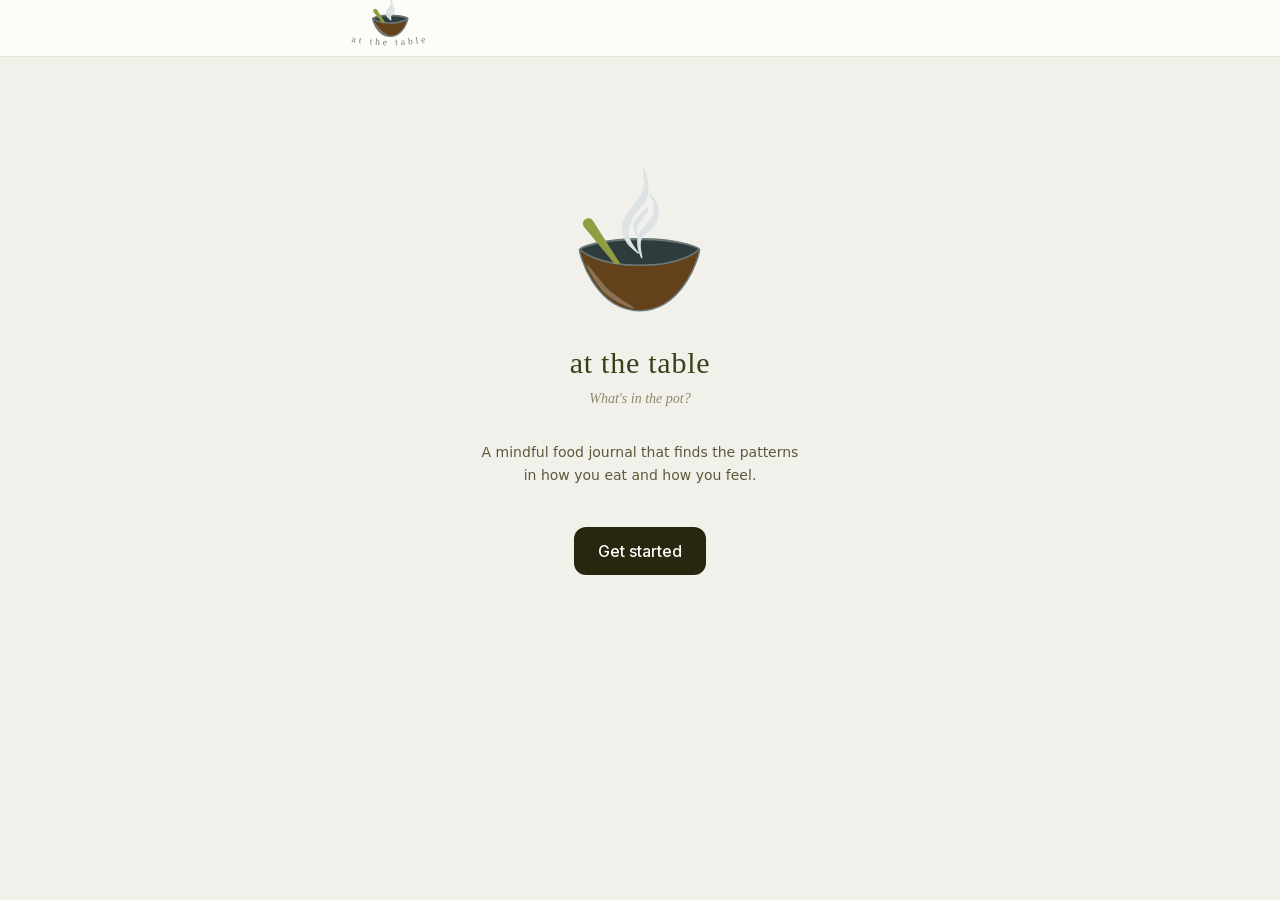
<file: index.html>
<!DOCTYPE html><html lang="en" class="__variable_f367f3"><head><meta charSet="utf-8"/><meta name="viewport" content="width=device-width, initial-scale=1"/><link rel="preload" href="/_next/static/media/e4af272ccee01ff0-s.p.woff2" as="font" crossorigin="" type="font/woff2"/><link rel="stylesheet" href="/_next/static/css/db89b65e5fe3a0cb.css" data-precedence="next"/><link rel="preload" as="script" fetchPriority="low" href="/_next/static/chunks/webpack-536a02bfaea3b073.js"/><script src="/_next/static/chunks/fd9d1056-b6f716b34aaf6ca0.js" async=""></script><script src="/_next/static/chunks/117-81877726bcd27724.js" async=""></script><script src="/_next/static/chunks/main-app-d443a8162a0ba440.js" async=""></script><script src="/_next/static/chunks/890-050b3d669cbfbf7b.js" async=""></script><script src="/_next/static/chunks/app/page-7668a9ce6682fabf.js" async=""></script><script src="/_next/static/chunks/164f4fb6-d89272916454e223.js" async=""></script><script src="/_next/static/chunks/648-f541ea3954b6f258.js" async=""></script><script src="/_next/static/chunks/758-e54a7cedb0fabda7.js" async=""></script><script src="/_next/static/chunks/396-6f61d3a536bc661b.js" async=""></script><script src="/_next/static/chunks/154-6d3dc3b0590e267d.js" async=""></script><script src="/_next/static/chunks/848-af183792774a336f.js" async=""></script><script src="/_next/static/chunks/app/layout-0d829557b589a767.js" async=""></script><link rel="preload" href="https://accounts.google.com/gsi/client" as="script"/><title>At the Table</title><meta name="description" content="The mindful food journal. What&#x27;s in the pot?"/><link rel="icon" href="/icon.svg?df5c14d7b596c966" type="image/svg+xml" sizes="any"/><meta name="next-size-adjust"/><script src="/_next/static/chunks/polyfills-42372ed130431b0a.js" noModule=""></script></head><body class="__className_f367f3 antialiased"><div class="min-h-screen bg-att-bg flex flex-col"><header class="sticky top-0 z-40 bg-att-surface border-b" style="border-color:var(--att-border)"><div class="max-w-2xl mx-auto px-4 h-16 sm:h-14 flex items-center justify-between relative"><a class="shrink-0 flex items-center gap-2.5 ml-4 sm:ml-0" href="/journal/"><div class="sm:hidden flex flex-col items-center" style="width:140px;height:50px"><svg viewBox="60 400 1700 1290" overflow="visible" fill="none" stroke-linecap="round" stroke-linejoin="round" class="cursor-pointer h-8 w-auto text-att-ink/60" aria-label="At the Table" role="img"><defs><clipPath id="utensil-clip-:R2lckq:"><rect x="-200" y="360" width="2200" height="540"></rect><path d="M96.26,833.726c-0.536,-0.54 -0.8,-0.82 -0.8,-0.82c-0,-0 4.106,0.892 5.1,-0.161c19.402,-20.543 241.561,-131.967 814.354,-131.967c588.747,0 783.934,125.081 790.137,131.967c0.096,0.107 0.144,0.161 0.144,0.161c-0,-0 -2.21,0.767 -2.261,0.82c-4.538,4.723 -209.585,216.274 -800.795,216.274c-580.513,0 -791.474,-201.78 -805.879,-216.274Z" fill="black" stroke="none"></path></clipPath></defs><path pathLength="1" vector-effect="non-scaling-stroke" stroke="var(--att-slate)" fill="var(--att-brown)" stroke-width="1.5" d="M1705.12,835.715c13.528,48.303 -206.787,822.994 -804.326,822.994c-599.014,0 -817.926,-774.179 -804.532,-822.256c0.225,-0.807 0.452,-1.613 0.68,-2.418c19.402,-20.475 243.044,-142.443 815.837,-142.443c588.747,-0 786.071,137.02 792.274,143.883c0.022,0.08 0.045,0.16 0.067,0.24Z" style="stroke-dasharray:1;stroke-dashoffset:1;fill-opacity:0"></path><path pathLength="1" vector-effect="non-scaling-stroke" stroke="none" fill="white" d="M189.089,1038.04c25.495,-10.791 188.512,237.441 301.521,341.516c133.213,122.683 343.602,226.96 339.866,241.187c-8.453,32.189 -296.076,-85.974 -422.238,-223.823c-117.599,-128.495 -232.135,-353.384 -219.149,-358.88Z" style="stroke-dasharray:1;stroke-dashoffset:1;fill-opacity:0"></path><path pathLength="1" vector-effect="non-scaling-stroke" stroke="var(--att-slate)" fill="var(--att-slate-dk)" stroke-width="1.5" d="M96.26,833.726c-0.536,-0.54 -0.8,-0.82 -0.8,-0.82c-0,-0 4.106,0.892 5.1,-0.161c19.402,-20.543 241.561,-131.967 814.354,-131.967c588.747,0 783.934,125.081 790.137,131.967c0.096,0.107 0.144,0.161 0.144,0.161c-0,-0 -2.21,0.767 -2.261,0.82c-4.538,4.723 -209.585,216.274 -800.795,216.274c-580.513,0 -791.474,-201.78 -805.879,-216.274Z" style="stroke-dasharray:1;stroke-dashoffset:1;fill-opacity:0"></path><path pathLength="1" vector-effect="non-scaling-stroke" stroke="var(--att-moss)" fill="var(--att-moss)" stroke-width="1.5" clip-path="url(#utensil-clip-:R2lckq:)" d="M781.964,1276.66c-205.954,-250.512 -413.475,-499.733 -619.429,-750.245c-2.677,-3.257 -4.612,-7.096 -6.36,-10.933c-1.702,-3.732 -3.01,-7.664 -3.939,-11.66c-0.914,-3.936 -1.429,-7.982 -1.566,-12.021c-0.137,-4.012 0.119,-8.056 0.747,-12.022c0.629,-3.966 1.635,-7.89 3.006,-11.665c1.379,-3.798 3.119,-7.487 5.206,-10.947c2.118,-3.513 4.577,-6.848 7.349,-9.872c0.012,-0.013 9.437,-8.438 9.445,-8.443c3.643,-2.12 7.096,-4.611 10.932,-6.36c3.733,-1.702 7.664,-3.009 11.66,-3.938c3.936,-0.915 7.982,-1.429 12.021,-1.567c4.013,-0.137 8.056,0.119 12.022,0.748c3.966,0.628 7.891,1.635 11.665,3.005c3.798,1.379 7.487,3.119 10.948,5.206c3.513,2.118 6.847,4.577 9.871,7.349c3.108,2.849 6.162,5.876 8.431,9.429c174.579,273.305 347.447,547.7 522.026,821.005l-4.035,2.931Z" style="stroke-dasharray:1;stroke-dashoffset:1;fill-opacity:0"></path><g transform="translate(-511, -954) scale(1.3635000000000002)"><path pathLength="1" vector-effect="non-scaling-stroke" stroke="var(--att-slate-lt)" fill="var(--att-slate-lt)" stroke-width="1.5" d="M1066.44,700.014c0,-0 6.498,95.026 6.865,95.92c0.368,0.894 -1.656,36.017 -6.865,54.274c-5.655,19.821 -14.254,45.442 -27.067,64.654c-25.06,37.576 -96.778,118.395 -116.796,163.482c-13.683,30.817 -10.418,76.149 -4.929,104.742c4.884,25.445 17.091,49.903 32.933,70.405c17.926,23.199 74.624,68.79 74.624,68.79c1.191,5.368 -65.742,-80.419 -74.624,-127.411c-4.785,-25.312 -3.04,-51.605 4.565,-75.552c9.186,-28.924 27.337,-68.534 50.551,-97.993c26.631,-33.795 58.527,-48.204 78.348,-100.916c14.831,-39.441 10.896,-110.132 5.787,-143.972c-4.273,-28.308 -23.392,-76.423 -23.392,-76.423Z" style="stroke-dasharray:1;stroke-dashoffset:1;fill-opacity:0"></path><path pathLength="1" vector-effect="non-scaling-stroke" stroke="var(--att-slate-lt)" fill="var(--att-slate-lt)" stroke-width="1.5" d="M996.418,1110.58c-8.131,27.662 18.878,86.547 18.878,86.547c0,-0 -5.637,-55.423 2.66,-74.23c12.714,-28.816 59.564,-84.181 72.804,-106.553c4.403,-7.44 3.804,-25.806 3.804,-25.806c-2.136,-2.96 -87.429,83.582 -98.146,120.042Z" style="stroke-dasharray:1;stroke-dashoffset:1;fill-opacity:0"></path><path pathLength="1" vector-effect="non-scaling-stroke" stroke="var(--att-slate-lt)" fill="var(--att-slate-lt)" stroke-width="1.5" d="M1119.11,896.732c-0,-0 19.844,38.605 23.474,59.667c3.912,22.706 7.053,52.037 -0,76.564c-14.59,50.731 -92.269,116.669 -111.631,158.509c-13.387,28.928 -7.327,65.473 -4.541,92.532c2.492,24.202 26.373,74.771 26.373,74.771c-0,-0 -10.991,-47.764 -12.471,-65.546c-2.078,-24.972 -5.688,-67.548 12.471,-88.986c27.216,-32.132 82.698,-67.271 101.767,-105.845c19.069,-38.573 23.771,-92.936 12.648,-125.597c-12.648,-37.141 -48.09,-76.069 -48.09,-76.069Z" style="stroke-dasharray:1;stroke-dashoffset:1;fill-opacity:0"></path></g></svg><svg width="140" height="20" viewBox="0 0 140 20" overflow="visible" class="pointer-events-none -mt-1" aria-hidden="true"><defs><path id="wordmark-arc" d="M 5,2 A 160,160 0 0,0 135,2"></path></defs><text font-size="9.5" letter-spacing="3" style="font-family:var(--font-serif, Georgia, serif);fill:var(--att-ink);fill-opacity:0.6"><textPath href="#wordmark-arc" startOffset="50%" text-anchor="middle">at the table</textPath></text></svg></div><div class="hidden sm:flex flex-col items-center" style="width:140px;height:38px"><svg viewBox="60 400 1700 1290" overflow="visible" fill="none" stroke-linecap="round" stroke-linejoin="round" class="cursor-pointer h-7 w-auto text-att-ink/60" aria-label="At the Table" role="img"><defs><clipPath id="utensil-clip-:R35ckq:"><rect x="-200" y="360" width="2200" height="540"></rect><path d="M96.26,833.726c-0.536,-0.54 -0.8,-0.82 -0.8,-0.82c-0,-0 4.106,0.892 5.1,-0.161c19.402,-20.543 241.561,-131.967 814.354,-131.967c588.747,0 783.934,125.081 790.137,131.967c0.096,0.107 0.144,0.161 0.144,0.161c-0,-0 -2.21,0.767 -2.261,0.82c-4.538,4.723 -209.585,216.274 -800.795,216.274c-580.513,0 -791.474,-201.78 -805.879,-216.274Z" fill="black" stroke="none"></path></clipPath></defs><path pathLength="1" vector-effect="non-scaling-stroke" stroke="var(--att-slate)" fill="var(--att-brown)" stroke-width="1.5" d="M1705.12,835.715c13.528,48.303 -206.787,822.994 -804.326,822.994c-599.014,0 -817.926,-774.179 -804.532,-822.256c0.225,-0.807 0.452,-1.613 0.68,-2.418c19.402,-20.475 243.044,-142.443 815.837,-142.443c588.747,-0 786.071,137.02 792.274,143.883c0.022,0.08 0.045,0.16 0.067,0.24Z" style="stroke-dasharray:1;stroke-dashoffset:1;fill-opacity:0"></path><path pathLength="1" vector-effect="non-scaling-stroke" stroke="none" fill="white" d="M189.089,1038.04c25.495,-10.791 188.512,237.441 301.521,341.516c133.213,122.683 343.602,226.96 339.866,241.187c-8.453,32.189 -296.076,-85.974 -422.238,-223.823c-117.599,-128.495 -232.135,-353.384 -219.149,-358.88Z" style="stroke-dasharray:1;stroke-dashoffset:1;fill-opacity:0"></path><path pathLength="1" vector-effect="non-scaling-stroke" stroke="var(--att-slate)" fill="var(--att-slate-dk)" stroke-width="1.5" d="M96.26,833.726c-0.536,-0.54 -0.8,-0.82 -0.8,-0.82c-0,-0 4.106,0.892 5.1,-0.161c19.402,-20.543 241.561,-131.967 814.354,-131.967c588.747,0 783.934,125.081 790.137,131.967c0.096,0.107 0.144,0.161 0.144,0.161c-0,-0 -2.21,0.767 -2.261,0.82c-4.538,4.723 -209.585,216.274 -800.795,216.274c-580.513,0 -791.474,-201.78 -805.879,-216.274Z" style="stroke-dasharray:1;stroke-dashoffset:1;fill-opacity:0"></path><path pathLength="1" vector-effect="non-scaling-stroke" stroke="var(--att-moss)" fill="var(--att-moss)" stroke-width="1.5" clip-path="url(#utensil-clip-:R35ckq:)" d="M781.964,1276.66c-205.954,-250.512 -413.475,-499.733 -619.429,-750.245c-2.677,-3.257 -4.612,-7.096 -6.36,-10.933c-1.702,-3.732 -3.01,-7.664 -3.939,-11.66c-0.914,-3.936 -1.429,-7.982 -1.566,-12.021c-0.137,-4.012 0.119,-8.056 0.747,-12.022c0.629,-3.966 1.635,-7.89 3.006,-11.665c1.379,-3.798 3.119,-7.487 5.206,-10.947c2.118,-3.513 4.577,-6.848 7.349,-9.872c0.012,-0.013 9.437,-8.438 9.445,-8.443c3.643,-2.12 7.096,-4.611 10.932,-6.36c3.733,-1.702 7.664,-3.009 11.66,-3.938c3.936,-0.915 7.982,-1.429 12.021,-1.567c4.013,-0.137 8.056,0.119 12.022,0.748c3.966,0.628 7.891,1.635 11.665,3.005c3.798,1.379 7.487,3.119 10.948,5.206c3.513,2.118 6.847,4.577 9.871,7.349c3.108,2.849 6.162,5.876 8.431,9.429c174.579,273.305 347.447,547.7 522.026,821.005l-4.035,2.931Z" style="stroke-dasharray:1;stroke-dashoffset:1;fill-opacity:0"></path><g transform="translate(-511, -954) scale(1.3635000000000002)"><path pathLength="1" vector-effect="non-scaling-stroke" stroke="var(--att-slate-lt)" fill="var(--att-slate-lt)" stroke-width="1.5" d="M1066.44,700.014c0,-0 6.498,95.026 6.865,95.92c0.368,0.894 -1.656,36.017 -6.865,54.274c-5.655,19.821 -14.254,45.442 -27.067,64.654c-25.06,37.576 -96.778,118.395 -116.796,163.482c-13.683,30.817 -10.418,76.149 -4.929,104.742c4.884,25.445 17.091,49.903 32.933,70.405c17.926,23.199 74.624,68.79 74.624,68.79c1.191,5.368 -65.742,-80.419 -74.624,-127.411c-4.785,-25.312 -3.04,-51.605 4.565,-75.552c9.186,-28.924 27.337,-68.534 50.551,-97.993c26.631,-33.795 58.527,-48.204 78.348,-100.916c14.831,-39.441 10.896,-110.132 5.787,-143.972c-4.273,-28.308 -23.392,-76.423 -23.392,-76.423Z" style="stroke-dasharray:1;stroke-dashoffset:1;fill-opacity:0"></path><path pathLength="1" vector-effect="non-scaling-stroke" stroke="var(--att-slate-lt)" fill="var(--att-slate-lt)" stroke-width="1.5" d="M996.418,1110.58c-8.131,27.662 18.878,86.547 18.878,86.547c0,-0 -5.637,-55.423 2.66,-74.23c12.714,-28.816 59.564,-84.181 72.804,-106.553c4.403,-7.44 3.804,-25.806 3.804,-25.806c-2.136,-2.96 -87.429,83.582 -98.146,120.042Z" style="stroke-dasharray:1;stroke-dashoffset:1;fill-opacity:0"></path><path pathLength="1" vector-effect="non-scaling-stroke" stroke="var(--att-slate-lt)" fill="var(--att-slate-lt)" stroke-width="1.5" d="M1119.11,896.732c-0,-0 19.844,38.605 23.474,59.667c3.912,22.706 7.053,52.037 -0,76.564c-14.59,50.731 -92.269,116.669 -111.631,158.509c-13.387,28.928 -7.327,65.473 -4.541,92.532c2.492,24.202 26.373,74.771 26.373,74.771c-0,-0 -10.991,-47.764 -12.471,-65.546c-2.078,-24.972 -5.688,-67.548 12.471,-88.986c27.216,-32.132 82.698,-67.271 101.767,-105.845c19.069,-38.573 23.771,-92.936 12.648,-125.597c-12.648,-37.141 -48.09,-76.069 -48.09,-76.069Z" style="stroke-dasharray:1;stroke-dashoffset:1;fill-opacity:0"></path></g></svg><svg width="140" height="14" viewBox="0 0 140 14" overflow="visible" class="pointer-events-none -mt-1" aria-hidden="true"><defs><path id="wordmark-arc-desktop" d="M 5,2 A 210,210 0 0,0 135,2"></path></defs><text font-size="9.5" letter-spacing="3" style="font-family:var(--font-serif, Georgia, serif);fill:var(--att-ink);fill-opacity:0.6"><textPath href="#wordmark-arc-desktop" startOffset="50%" text-anchor="middle">at the table</textPath></text></svg></div></a><nav class="hidden sm:flex"><a class="font-sans text-sm px-4 h-14 inline-flex items-center border-b-2 transition-colors text-att-text-lt hover:text-att-ink border-transparent" href="/journal/">journal</a><a class="font-sans text-sm px-4 h-14 inline-flex items-center border-b-2 transition-colors text-att-text-lt hover:text-att-ink border-transparent" href="/insights/">insights</a><a class="font-sans text-sm px-4 h-14 inline-flex items-center border-b-2 transition-colors text-att-text-lt hover:text-att-ink border-transparent" href="/history/">history</a></nav><div class="flex items-center gap-2"><a class="font-sans text-sm sm:text-xs bg-att-ink text-att-bg px-4 py-2 sm:px-3 sm:py-1.5 rounded-lg hover:bg-att-olive-dk transition-colors" href="/entry/">+ log</a><a class="text-att-text-md hover:text-att-ink transition-colors p-2 sm:p-1.5" aria-label="Settings" href="/settings/"><svg class="w-6 h-6 sm:w-5 sm:h-5" fill="none" stroke="currentColor" stroke-width="1.75" viewBox="0 0 24 24" aria-hidden="true"><path stroke-linecap="round" stroke-linejoin="round" d="M9.594 3.94c.09-.542.56-.94 1.11-.94h2.593c.55 0 1.02.398 1.11.94l.213 1.281c.063.374.313.686.645.87.074.04.147.083.22.127.325.196.72.257 1.075.124l1.217-.456a1.125 1.125 0 0 1 1.37.49l1.296 2.247a1.125 1.125 0 0 1-.26 1.431l-1.003.827c-.293.241-.438.613-.43.992a7.723 7.723 0 0 1 0 .255c-.008.378.137.75.43.991l1.004.827c.424.35.534.955.26 1.43l-1.298 2.247a1.125 1.125 0 0 1-1.369.491l-1.217-.456c-.355-.133-.75-.072-1.076.124a6.47 6.47 0 0 1-.22.128c-.331.183-.581.495-.644.869l-.213 1.281c-.09.543-.56.94-1.11.94h-2.594c-.55 0-1.019-.398-1.11-.94l-.213-1.281c-.062-.374-.312-.686-.644-.87a6.52 6.52 0 0 1-.22-.127c-.325-.196-.72-.257-1.076-.124l-1.217.456a1.125 1.125 0 0 1-1.369-.49l-1.297-2.247a1.125 1.125 0 0 1 .26-1.431l1.004-.827c.292-.24.437-.613.43-.991a6.932 6.932 0 0 1 0-.255c.007-.38-.138-.751-.43-.992l-1.004-.827a1.125 1.125 0 0 1-.26-1.43l1.297-2.247a1.125 1.125 0 0 1 1.37-.491l1.216.456c.356.133.751.072 1.076-.124.072-.044.146-.086.22-.128.332-.183.582-.495.644-.869l.214-1.28Z"></path><path stroke-linecap="round" stroke-linejoin="round" d="M15 12a3 3 0 1 1-6 0 3 3 0 0 1 6 0Z"></path></svg></a></div></div></header><main class="flex-1 max-w-2xl mx-auto w-full px-4 py-6 pb-28 sm:pb-6"></main><nav class="sm:hidden fixed bottom-0 left-0 right-0 z-40 bg-att-surface flex justify-evenly px-4 pt-2" style="border-top:0.5px solid var(--att-border);padding-bottom:calc(env(safe-area-inset-bottom) + 8px)"><a class="flex items-center justify-center py-3 px-7 rounded-2xl transition-colors text-att-text-lt" href="/journal/"><span class="font-sans text-sm">journal</span></a><a class="flex items-center justify-center py-3 px-7 rounded-2xl transition-colors text-att-text-lt" href="/insights/"><span class="font-sans text-sm">insights</span></a><a class="flex items-center justify-center py-3 px-7 rounded-2xl transition-colors text-att-text-lt" href="/history/"><span class="font-sans text-sm">history</span></a></nav></div><script src="/_next/static/chunks/webpack-536a02bfaea3b073.js" async=""></script><script>(self.__next_f=self.__next_f||[]).push([0]);self.__next_f.push([2,null])</script><script>self.__next_f.push([1,"1:HL[\"/_next/static/media/e4af272ccee01ff0-s.p.woff2\",\"font\",{\"crossOrigin\":\"\",\"type\":\"font/woff2\"}]\n2:HL[\"/_next/static/css/db89b65e5fe3a0cb.css\",\"style\"]\n"])</script><script>self.__next_f.push([1,"3:I[2846,[],\"\"]\n5:I[9107,[],\"ClientPageRoot\"]\n6:I[7340,[\"890\",\"static/chunks/890-050b3d669cbfbf7b.js\",\"931\",\"static/chunks/app/page-7668a9ce6682fabf.js\"],\"default\",1]\n7:I[7749,[\"505\",\"static/chunks/164f4fb6-d89272916454e223.js\",\"890\",\"static/chunks/890-050b3d669cbfbf7b.js\",\"648\",\"static/chunks/648-f541ea3954b6f258.js\",\"758\",\"static/chunks/758-e54a7cedb0fabda7.js\",\"396\",\"static/chunks/396-6f61d3a536bc661b.js\",\"154\",\"static/chunks/154-6d3dc3b0590e267d.js\",\"848\",\"static/chunks/848-af183792774a336f.js\",\"185\",\"static/chunks/app/layout-0d829557b589a767.js\"],\"default\",1]\n8:I[4707,[],\"\"]\n9:I[6423,[],\"\"]\nc:I[1060,[],\"\"]\na:{}\nd:[]\n0:[\"$\",\"$L3\",null,{\"buildId\":\"ZpiNVUn5Vz5prYzmc3TW3\",\"assetPrefix\":\"\",\"urlParts\":[\"\",\"\"],\"initialTree\":[\"\",{\"children\":[\"__PAGE__\",{}]},\"$undefined\",\"$undefined\",true],\"initialSeedData\":[\"\",{\"children\":[\"__PAGE__\",{},[[\"$L4\",[\"$\",\"$L5\",null,{\"props\":{\"params\":{},\"searchParams\":{}},\"Component\":\"$6\"}],null],null],null]},[[[[\"$\",\"link\",\"0\",{\"rel\":\"stylesheet\",\"href\":\"/_next/static/css/db89b65e5fe3a0cb.css\",\"precedence\":\"next\",\"crossOrigin\":\"$undefined\"}]],[\"$\",\"$L7\",null,{\"children\":[\"$\",\"$L8\",null,{\"parallelRouterKey\":\"children\",\"segmentPath\":[\"children\"],\"error\":\"$undefined\",\"errorStyles\":\"$undefined\",\"errorScripts\":\"$undefined\",\"template\":[\"$\",\"$L9\",null,{}],\"templateStyles\":\"$undefined\",\"templateScripts\":\"$undefined\",\"notFound\":[[\"$\",\"title\",null,{\"children\":\"404: This page could not be found.\"}],[\"$\",\"div\",null,{\"style\":{\"fontFamily\":\"system-ui,\\\"Segoe UI\\\",Roboto,Helvetica,Arial,sans-serif,\\\"Apple Color Emoji\\\",\\\"Segoe UI Emoji\\\"\",\"height\":\"100vh\",\"textAlign\":\"center\",\"display\":\"flex\",\"flexDirection\":\"column\",\"alignItems\":\"center\",\"justifyContent\":\"center\"},\"children\":[\"$\",\"div\",null,{\"children\":[[\"$\",\"style\",null,{\"dangerouslySetInnerHTML\":{\"__html\":\"body{color:#000;background:#fff;margin:0}.next-error-h1{border-right:1px solid rgba(0,0,0,.3)}@media (prefers-color-scheme:dark){body{color:#fff;background:#000}.next-error-h1{border-right:1px solid rgba(255,255,255,.3)}}\"}}],[\"$\",\"h1\",null,{\"cla"])</script><script>self.__next_f.push([1,"ssName\":\"next-error-h1\",\"style\":{\"display\":\"inline-block\",\"margin\":\"0 20px 0 0\",\"padding\":\"0 23px 0 0\",\"fontSize\":24,\"fontWeight\":500,\"verticalAlign\":\"top\",\"lineHeight\":\"49px\"},\"children\":\"404\"}],[\"$\",\"div\",null,{\"style\":{\"display\":\"inline-block\"},\"children\":[\"$\",\"h2\",null,{\"style\":{\"fontSize\":14,\"fontWeight\":400,\"lineHeight\":\"49px\",\"margin\":0},\"children\":\"This page could not be found.\"}]}]]}]}]],\"notFoundStyles\":[]}],\"params\":\"$a\"}]],null],null],\"couldBeIntercepted\":false,\"initialHead\":[null,\"$Lb\"],\"globalErrorComponent\":\"$c\",\"missingSlots\":\"$Wd\"}]\n"])</script><script>self.__next_f.push([1,"b:[[\"$\",\"meta\",\"0\",{\"name\":\"viewport\",\"content\":\"width=device-width, initial-scale=1\"}],[\"$\",\"meta\",\"1\",{\"charSet\":\"utf-8\"}],[\"$\",\"link\",\"2\",{\"rel\":\"icon\",\"href\":\"/icon.svg?df5c14d7b596c966\",\"type\":\"image/svg+xml\",\"sizes\":\"any\"}],[\"$\",\"meta\",\"3\",{\"name\":\"next-size-adjust\"}]]\n4:null\n"])</script></body></html>
</file>
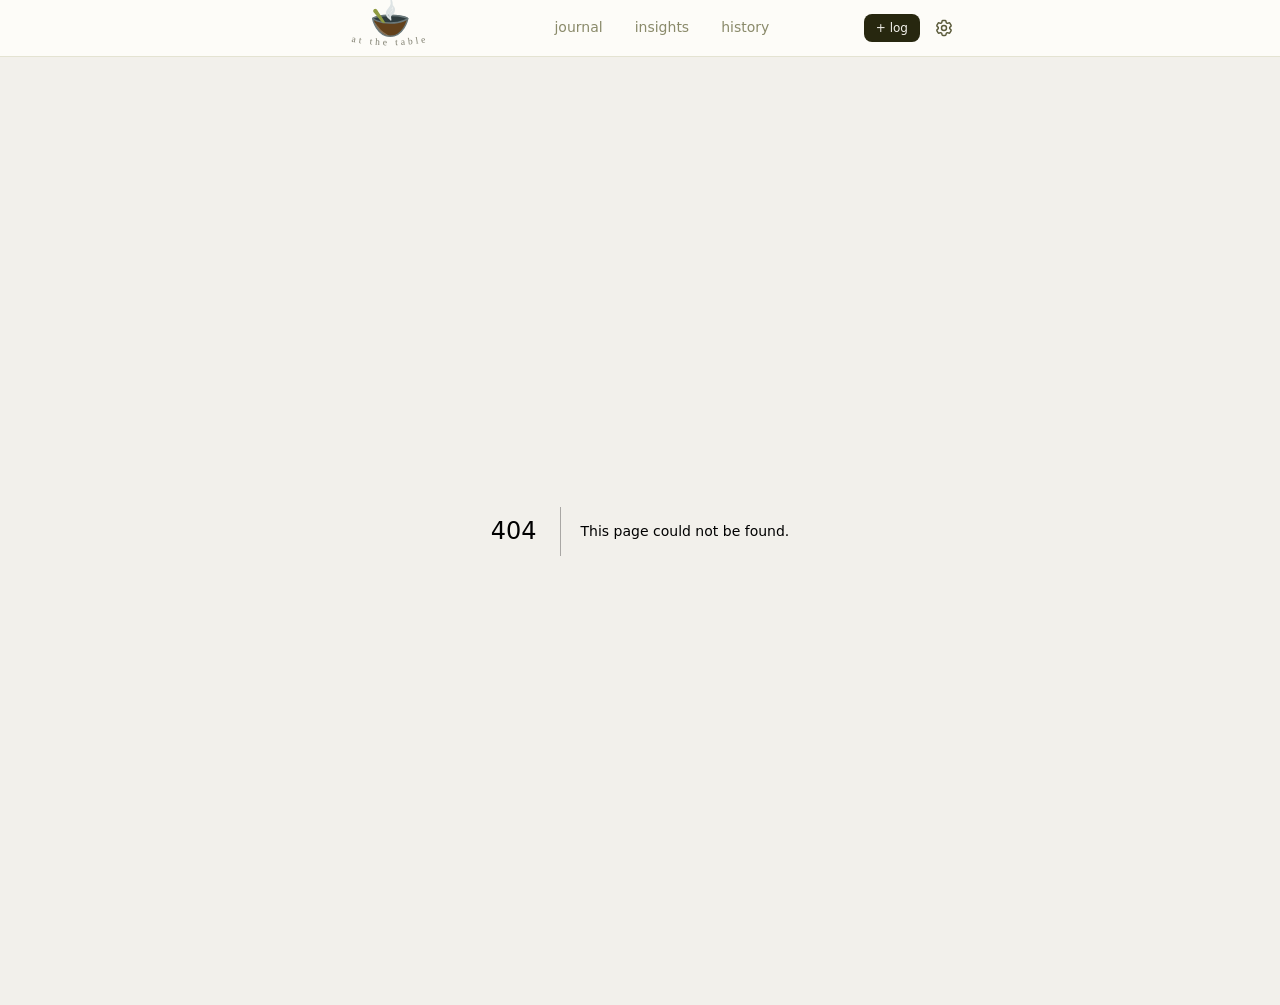
<file: 404/index.html>
<!DOCTYPE html><html lang="en" class="__variable_f367f3"><head><meta charSet="utf-8"/><meta name="viewport" content="width=device-width, initial-scale=1"/><link rel="preload" href="/_next/static/media/e4af272ccee01ff0-s.p.woff2" as="font" crossorigin="" type="font/woff2"/><link rel="stylesheet" href="/_next/static/css/db89b65e5fe3a0cb.css" data-precedence="next"/><link rel="preload" as="script" fetchPriority="low" href="/_next/static/chunks/webpack-536a02bfaea3b073.js"/><script src="/_next/static/chunks/fd9d1056-b6f716b34aaf6ca0.js" async=""></script><script src="/_next/static/chunks/117-81877726bcd27724.js" async=""></script><script src="/_next/static/chunks/main-app-d443a8162a0ba440.js" async=""></script><script src="/_next/static/chunks/164f4fb6-d89272916454e223.js" async=""></script><script src="/_next/static/chunks/890-050b3d669cbfbf7b.js" async=""></script><script src="/_next/static/chunks/648-f541ea3954b6f258.js" async=""></script><script src="/_next/static/chunks/758-e54a7cedb0fabda7.js" async=""></script><script src="/_next/static/chunks/396-6f61d3a536bc661b.js" async=""></script><script src="/_next/static/chunks/154-6d3dc3b0590e267d.js" async=""></script><script src="/_next/static/chunks/848-af183792774a336f.js" async=""></script><script src="/_next/static/chunks/app/layout-0d829557b589a767.js" async=""></script><link rel="preload" href="https://accounts.google.com/gsi/client" as="script"/><meta name="robots" content="noindex"/><title>At the Table</title><meta name="description" content="The mindful food journal. What&#x27;s in the pot?"/><title>404: This page could not be found.</title><meta name="next-size-adjust"/><script src="/_next/static/chunks/polyfills-42372ed130431b0a.js" noModule=""></script></head><body class="__className_f367f3 antialiased"><div class="min-h-screen bg-att-bg flex flex-col"><header class="sticky top-0 z-40 bg-att-surface border-b" style="border-color:var(--att-border)"><div class="max-w-2xl mx-auto px-4 h-16 sm:h-14 flex items-center justify-between relative"><a class="shrink-0 flex items-center gap-2.5 ml-4 sm:ml-0" href="/journal/"><div class="sm:hidden flex flex-col items-center" style="width:140px;height:50px"><svg viewBox="60 400 1700 1290" overflow="visible" fill="none" stroke-linecap="round" stroke-linejoin="round" class="cursor-pointer h-8 w-auto text-att-ink/60" aria-label="At the Table" role="img"><defs><clipPath id="utensil-clip-:R2lckq:"><rect x="-200" y="360" width="2200" height="540"></rect><path d="M96.26,833.726c-0.536,-0.54 -0.8,-0.82 -0.8,-0.82c-0,-0 4.106,0.892 5.1,-0.161c19.402,-20.543 241.561,-131.967 814.354,-131.967c588.747,0 783.934,125.081 790.137,131.967c0.096,0.107 0.144,0.161 0.144,0.161c-0,-0 -2.21,0.767 -2.261,0.82c-4.538,4.723 -209.585,216.274 -800.795,216.274c-580.513,0 -791.474,-201.78 -805.879,-216.274Z" fill="black" stroke="none"></path></clipPath></defs><path pathLength="1" vector-effect="non-scaling-stroke" stroke="var(--att-slate)" fill="var(--att-brown)" stroke-width="1.5" d="M1705.12,835.715c13.528,48.303 -206.787,822.994 -804.326,822.994c-599.014,0 -817.926,-774.179 -804.532,-822.256c0.225,-0.807 0.452,-1.613 0.68,-2.418c19.402,-20.475 243.044,-142.443 815.837,-142.443c588.747,-0 786.071,137.02 792.274,143.883c0.022,0.08 0.045,0.16 0.067,0.24Z" style="stroke-dasharray:1;stroke-dashoffset:1;fill-opacity:0"></path><path pathLength="1" vector-effect="non-scaling-stroke" stroke="none" fill="white" d="M189.089,1038.04c25.495,-10.791 188.512,237.441 301.521,341.516c133.213,122.683 343.602,226.96 339.866,241.187c-8.453,32.189 -296.076,-85.974 -422.238,-223.823c-117.599,-128.495 -232.135,-353.384 -219.149,-358.88Z" style="stroke-dasharray:1;stroke-dashoffset:1;fill-opacity:0"></path><path pathLength="1" vector-effect="non-scaling-stroke" stroke="var(--att-slate)" fill="var(--att-slate-dk)" stroke-width="1.5" d="M96.26,833.726c-0.536,-0.54 -0.8,-0.82 -0.8,-0.82c-0,-0 4.106,0.892 5.1,-0.161c19.402,-20.543 241.561,-131.967 814.354,-131.967c588.747,0 783.934,125.081 790.137,131.967c0.096,0.107 0.144,0.161 0.144,0.161c-0,-0 -2.21,0.767 -2.261,0.82c-4.538,4.723 -209.585,216.274 -800.795,216.274c-580.513,0 -791.474,-201.78 -805.879,-216.274Z" style="stroke-dasharray:1;stroke-dashoffset:1;fill-opacity:0"></path><path pathLength="1" vector-effect="non-scaling-stroke" stroke="var(--att-moss)" fill="var(--att-moss)" stroke-width="1.5" clip-path="url(#utensil-clip-:R2lckq:)" d="M781.964,1276.66c-205.954,-250.512 -413.475,-499.733 -619.429,-750.245c-2.677,-3.257 -4.612,-7.096 -6.36,-10.933c-1.702,-3.732 -3.01,-7.664 -3.939,-11.66c-0.914,-3.936 -1.429,-7.982 -1.566,-12.021c-0.137,-4.012 0.119,-8.056 0.747,-12.022c0.629,-3.966 1.635,-7.89 3.006,-11.665c1.379,-3.798 3.119,-7.487 5.206,-10.947c2.118,-3.513 4.577,-6.848 7.349,-9.872c0.012,-0.013 9.437,-8.438 9.445,-8.443c3.643,-2.12 7.096,-4.611 10.932,-6.36c3.733,-1.702 7.664,-3.009 11.66,-3.938c3.936,-0.915 7.982,-1.429 12.021,-1.567c4.013,-0.137 8.056,0.119 12.022,0.748c3.966,0.628 7.891,1.635 11.665,3.005c3.798,1.379 7.487,3.119 10.948,5.206c3.513,2.118 6.847,4.577 9.871,7.349c3.108,2.849 6.162,5.876 8.431,9.429c174.579,273.305 347.447,547.7 522.026,821.005l-4.035,2.931Z" style="stroke-dasharray:1;stroke-dashoffset:1;fill-opacity:0"></path><g transform="translate(-511, -954) scale(1.3635000000000002)"><path pathLength="1" vector-effect="non-scaling-stroke" stroke="var(--att-slate-lt)" fill="var(--att-slate-lt)" stroke-width="1.5" d="M1066.44,700.014c0,-0 6.498,95.026 6.865,95.92c0.368,0.894 -1.656,36.017 -6.865,54.274c-5.655,19.821 -14.254,45.442 -27.067,64.654c-25.06,37.576 -96.778,118.395 -116.796,163.482c-13.683,30.817 -10.418,76.149 -4.929,104.742c4.884,25.445 17.091,49.903 32.933,70.405c17.926,23.199 74.624,68.79 74.624,68.79c1.191,5.368 -65.742,-80.419 -74.624,-127.411c-4.785,-25.312 -3.04,-51.605 4.565,-75.552c9.186,-28.924 27.337,-68.534 50.551,-97.993c26.631,-33.795 58.527,-48.204 78.348,-100.916c14.831,-39.441 10.896,-110.132 5.787,-143.972c-4.273,-28.308 -23.392,-76.423 -23.392,-76.423Z" style="stroke-dasharray:1;stroke-dashoffset:1;fill-opacity:0"></path><path pathLength="1" vector-effect="non-scaling-stroke" stroke="var(--att-slate-lt)" fill="var(--att-slate-lt)" stroke-width="1.5" d="M996.418,1110.58c-8.131,27.662 18.878,86.547 18.878,86.547c0,-0 -5.637,-55.423 2.66,-74.23c12.714,-28.816 59.564,-84.181 72.804,-106.553c4.403,-7.44 3.804,-25.806 3.804,-25.806c-2.136,-2.96 -87.429,83.582 -98.146,120.042Z" style="stroke-dasharray:1;stroke-dashoffset:1;fill-opacity:0"></path><path pathLength="1" vector-effect="non-scaling-stroke" stroke="var(--att-slate-lt)" fill="var(--att-slate-lt)" stroke-width="1.5" d="M1119.11,896.732c-0,-0 19.844,38.605 23.474,59.667c3.912,22.706 7.053,52.037 -0,76.564c-14.59,50.731 -92.269,116.669 -111.631,158.509c-13.387,28.928 -7.327,65.473 -4.541,92.532c2.492,24.202 26.373,74.771 26.373,74.771c-0,-0 -10.991,-47.764 -12.471,-65.546c-2.078,-24.972 -5.688,-67.548 12.471,-88.986c27.216,-32.132 82.698,-67.271 101.767,-105.845c19.069,-38.573 23.771,-92.936 12.648,-125.597c-12.648,-37.141 -48.09,-76.069 -48.09,-76.069Z" style="stroke-dasharray:1;stroke-dashoffset:1;fill-opacity:0"></path></g></svg><svg width="140" height="20" viewBox="0 0 140 20" overflow="visible" class="pointer-events-none -mt-1" aria-hidden="true"><defs><path id="wordmark-arc" d="M 5,2 A 160,160 0 0,0 135,2"></path></defs><text font-size="9.5" letter-spacing="3" style="font-family:var(--font-serif, Georgia, serif);fill:var(--att-ink);fill-opacity:0.6"><textPath href="#wordmark-arc" startOffset="50%" text-anchor="middle">at the table</textPath></text></svg></div><div class="hidden sm:flex flex-col items-center" style="width:140px;height:38px"><svg viewBox="60 400 1700 1290" overflow="visible" fill="none" stroke-linecap="round" stroke-linejoin="round" class="cursor-pointer h-7 w-auto text-att-ink/60" aria-label="At the Table" role="img"><defs><clipPath id="utensil-clip-:R35ckq:"><rect x="-200" y="360" width="2200" height="540"></rect><path d="M96.26,833.726c-0.536,-0.54 -0.8,-0.82 -0.8,-0.82c-0,-0 4.106,0.892 5.1,-0.161c19.402,-20.543 241.561,-131.967 814.354,-131.967c588.747,0 783.934,125.081 790.137,131.967c0.096,0.107 0.144,0.161 0.144,0.161c-0,-0 -2.21,0.767 -2.261,0.82c-4.538,4.723 -209.585,216.274 -800.795,216.274c-580.513,0 -791.474,-201.78 -805.879,-216.274Z" fill="black" stroke="none"></path></clipPath></defs><path pathLength="1" vector-effect="non-scaling-stroke" stroke="var(--att-slate)" fill="var(--att-brown)" stroke-width="1.5" d="M1705.12,835.715c13.528,48.303 -206.787,822.994 -804.326,822.994c-599.014,0 -817.926,-774.179 -804.532,-822.256c0.225,-0.807 0.452,-1.613 0.68,-2.418c19.402,-20.475 243.044,-142.443 815.837,-142.443c588.747,-0 786.071,137.02 792.274,143.883c0.022,0.08 0.045,0.16 0.067,0.24Z" style="stroke-dasharray:1;stroke-dashoffset:1;fill-opacity:0"></path><path pathLength="1" vector-effect="non-scaling-stroke" stroke="none" fill="white" d="M189.089,1038.04c25.495,-10.791 188.512,237.441 301.521,341.516c133.213,122.683 343.602,226.96 339.866,241.187c-8.453,32.189 -296.076,-85.974 -422.238,-223.823c-117.599,-128.495 -232.135,-353.384 -219.149,-358.88Z" style="stroke-dasharray:1;stroke-dashoffset:1;fill-opacity:0"></path><path pathLength="1" vector-effect="non-scaling-stroke" stroke="var(--att-slate)" fill="var(--att-slate-dk)" stroke-width="1.5" d="M96.26,833.726c-0.536,-0.54 -0.8,-0.82 -0.8,-0.82c-0,-0 4.106,0.892 5.1,-0.161c19.402,-20.543 241.561,-131.967 814.354,-131.967c588.747,0 783.934,125.081 790.137,131.967c0.096,0.107 0.144,0.161 0.144,0.161c-0,-0 -2.21,0.767 -2.261,0.82c-4.538,4.723 -209.585,216.274 -800.795,216.274c-580.513,0 -791.474,-201.78 -805.879,-216.274Z" style="stroke-dasharray:1;stroke-dashoffset:1;fill-opacity:0"></path><path pathLength="1" vector-effect="non-scaling-stroke" stroke="var(--att-moss)" fill="var(--att-moss)" stroke-width="1.5" clip-path="url(#utensil-clip-:R35ckq:)" d="M781.964,1276.66c-205.954,-250.512 -413.475,-499.733 -619.429,-750.245c-2.677,-3.257 -4.612,-7.096 -6.36,-10.933c-1.702,-3.732 -3.01,-7.664 -3.939,-11.66c-0.914,-3.936 -1.429,-7.982 -1.566,-12.021c-0.137,-4.012 0.119,-8.056 0.747,-12.022c0.629,-3.966 1.635,-7.89 3.006,-11.665c1.379,-3.798 3.119,-7.487 5.206,-10.947c2.118,-3.513 4.577,-6.848 7.349,-9.872c0.012,-0.013 9.437,-8.438 9.445,-8.443c3.643,-2.12 7.096,-4.611 10.932,-6.36c3.733,-1.702 7.664,-3.009 11.66,-3.938c3.936,-0.915 7.982,-1.429 12.021,-1.567c4.013,-0.137 8.056,0.119 12.022,0.748c3.966,0.628 7.891,1.635 11.665,3.005c3.798,1.379 7.487,3.119 10.948,5.206c3.513,2.118 6.847,4.577 9.871,7.349c3.108,2.849 6.162,5.876 8.431,9.429c174.579,273.305 347.447,547.7 522.026,821.005l-4.035,2.931Z" style="stroke-dasharray:1;stroke-dashoffset:1;fill-opacity:0"></path><g transform="translate(-511, -954) scale(1.3635000000000002)"><path pathLength="1" vector-effect="non-scaling-stroke" stroke="var(--att-slate-lt)" fill="var(--att-slate-lt)" stroke-width="1.5" d="M1066.44,700.014c0,-0 6.498,95.026 6.865,95.92c0.368,0.894 -1.656,36.017 -6.865,54.274c-5.655,19.821 -14.254,45.442 -27.067,64.654c-25.06,37.576 -96.778,118.395 -116.796,163.482c-13.683,30.817 -10.418,76.149 -4.929,104.742c4.884,25.445 17.091,49.903 32.933,70.405c17.926,23.199 74.624,68.79 74.624,68.79c1.191,5.368 -65.742,-80.419 -74.624,-127.411c-4.785,-25.312 -3.04,-51.605 4.565,-75.552c9.186,-28.924 27.337,-68.534 50.551,-97.993c26.631,-33.795 58.527,-48.204 78.348,-100.916c14.831,-39.441 10.896,-110.132 5.787,-143.972c-4.273,-28.308 -23.392,-76.423 -23.392,-76.423Z" style="stroke-dasharray:1;stroke-dashoffset:1;fill-opacity:0"></path><path pathLength="1" vector-effect="non-scaling-stroke" stroke="var(--att-slate-lt)" fill="var(--att-slate-lt)" stroke-width="1.5" d="M996.418,1110.58c-8.131,27.662 18.878,86.547 18.878,86.547c0,-0 -5.637,-55.423 2.66,-74.23c12.714,-28.816 59.564,-84.181 72.804,-106.553c4.403,-7.44 3.804,-25.806 3.804,-25.806c-2.136,-2.96 -87.429,83.582 -98.146,120.042Z" style="stroke-dasharray:1;stroke-dashoffset:1;fill-opacity:0"></path><path pathLength="1" vector-effect="non-scaling-stroke" stroke="var(--att-slate-lt)" fill="var(--att-slate-lt)" stroke-width="1.5" d="M1119.11,896.732c-0,-0 19.844,38.605 23.474,59.667c3.912,22.706 7.053,52.037 -0,76.564c-14.59,50.731 -92.269,116.669 -111.631,158.509c-13.387,28.928 -7.327,65.473 -4.541,92.532c2.492,24.202 26.373,74.771 26.373,74.771c-0,-0 -10.991,-47.764 -12.471,-65.546c-2.078,-24.972 -5.688,-67.548 12.471,-88.986c27.216,-32.132 82.698,-67.271 101.767,-105.845c19.069,-38.573 23.771,-92.936 12.648,-125.597c-12.648,-37.141 -48.09,-76.069 -48.09,-76.069Z" style="stroke-dasharray:1;stroke-dashoffset:1;fill-opacity:0"></path></g></svg><svg width="140" height="14" viewBox="0 0 140 14" overflow="visible" class="pointer-events-none -mt-1" aria-hidden="true"><defs><path id="wordmark-arc-desktop" d="M 5,2 A 210,210 0 0,0 135,2"></path></defs><text font-size="9.5" letter-spacing="3" style="font-family:var(--font-serif, Georgia, serif);fill:var(--att-ink);fill-opacity:0.6"><textPath href="#wordmark-arc-desktop" startOffset="50%" text-anchor="middle">at the table</textPath></text></svg></div></a><nav class="hidden sm:flex"><a class="font-sans text-sm px-4 h-14 inline-flex items-center border-b-2 transition-colors text-att-text-lt hover:text-att-ink border-transparent" href="/journal/">journal</a><a class="font-sans text-sm px-4 h-14 inline-flex items-center border-b-2 transition-colors text-att-text-lt hover:text-att-ink border-transparent" href="/insights/">insights</a><a class="font-sans text-sm px-4 h-14 inline-flex items-center border-b-2 transition-colors text-att-text-lt hover:text-att-ink border-transparent" href="/history/">history</a></nav><div class="flex items-center gap-2"><a class="font-sans text-sm sm:text-xs bg-att-ink text-att-bg px-4 py-2 sm:px-3 sm:py-1.5 rounded-lg hover:bg-att-olive-dk transition-colors" href="/entry/">+ log</a><a class="text-att-text-md hover:text-att-ink transition-colors p-2 sm:p-1.5" aria-label="Settings" href="/settings/"><svg class="w-6 h-6 sm:w-5 sm:h-5" fill="none" stroke="currentColor" stroke-width="1.75" viewBox="0 0 24 24" aria-hidden="true"><path stroke-linecap="round" stroke-linejoin="round" d="M9.594 3.94c.09-.542.56-.94 1.11-.94h2.593c.55 0 1.02.398 1.11.94l.213 1.281c.063.374.313.686.645.87.074.04.147.083.22.127.325.196.72.257 1.075.124l1.217-.456a1.125 1.125 0 0 1 1.37.49l1.296 2.247a1.125 1.125 0 0 1-.26 1.431l-1.003.827c-.293.241-.438.613-.43.992a7.723 7.723 0 0 1 0 .255c-.008.378.137.75.43.991l1.004.827c.424.35.534.955.26 1.43l-1.298 2.247a1.125 1.125 0 0 1-1.369.491l-1.217-.456c-.355-.133-.75-.072-1.076.124a6.47 6.47 0 0 1-.22.128c-.331.183-.581.495-.644.869l-.213 1.281c-.09.543-.56.94-1.11.94h-2.594c-.55 0-1.019-.398-1.11-.94l-.213-1.281c-.062-.374-.312-.686-.644-.87a6.52 6.52 0 0 1-.22-.127c-.325-.196-.72-.257-1.076-.124l-1.217.456a1.125 1.125 0 0 1-1.369-.49l-1.297-2.247a1.125 1.125 0 0 1 .26-1.431l1.004-.827c.292-.24.437-.613.43-.991a6.932 6.932 0 0 1 0-.255c.007-.38-.138-.751-.43-.992l-1.004-.827a1.125 1.125 0 0 1-.26-1.43l1.297-2.247a1.125 1.125 0 0 1 1.37-.491l1.216.456c.356.133.751.072 1.076-.124.072-.044.146-.086.22-.128.332-.183.582-.495.644-.869l.214-1.28Z"></path><path stroke-linecap="round" stroke-linejoin="round" d="M15 12a3 3 0 1 1-6 0 3 3 0 0 1 6 0Z"></path></svg></a></div></div></header><main class="flex-1 max-w-2xl mx-auto w-full px-4 py-6 pb-28 sm:pb-6"><div style="font-family:system-ui,&quot;Segoe UI&quot;,Roboto,Helvetica,Arial,sans-serif,&quot;Apple Color Emoji&quot;,&quot;Segoe UI Emoji&quot;;height:100vh;text-align:center;display:flex;flex-direction:column;align-items:center;justify-content:center"><div><style>body{color:#000;background:#fff;margin:0}.next-error-h1{border-right:1px solid rgba(0,0,0,.3)}@media (prefers-color-scheme:dark){body{color:#fff;background:#000}.next-error-h1{border-right:1px solid rgba(255,255,255,.3)}}</style><h1 class="next-error-h1" style="display:inline-block;margin:0 20px 0 0;padding:0 23px 0 0;font-size:24px;font-weight:500;vertical-align:top;line-height:49px">404</h1><div style="display:inline-block"><h2 style="font-size:14px;font-weight:400;line-height:49px;margin:0">This page could not be found.</h2></div></div></div></main><nav class="sm:hidden fixed bottom-0 left-0 right-0 z-40 bg-att-surface flex justify-evenly px-4 pt-2" style="border-top:0.5px solid var(--att-border);padding-bottom:calc(env(safe-area-inset-bottom) + 8px)"><a class="flex items-center justify-center py-3 px-7 rounded-2xl transition-colors text-att-text-lt" href="/journal/"><span class="font-sans text-sm">journal</span></a><a class="flex items-center justify-center py-3 px-7 rounded-2xl transition-colors text-att-text-lt" href="/insights/"><span class="font-sans text-sm">insights</span></a><a class="flex items-center justify-center py-3 px-7 rounded-2xl transition-colors text-att-text-lt" href="/history/"><span class="font-sans text-sm">history</span></a></nav></div><script src="/_next/static/chunks/webpack-536a02bfaea3b073.js" async=""></script><script>(self.__next_f=self.__next_f||[]).push([0]);self.__next_f.push([2,null])</script><script>self.__next_f.push([1,"1:HL[\"/_next/static/media/e4af272ccee01ff0-s.p.woff2\",\"font\",{\"crossOrigin\":\"\",\"type\":\"font/woff2\"}]\n2:HL[\"/_next/static/css/db89b65e5fe3a0cb.css\",\"style\"]\n"])</script><script>self.__next_f.push([1,"3:I[2846,[],\"\"]\n5:I[4707,[],\"\"]\n6:I[6423,[],\"\"]\n7:I[7749,[\"505\",\"static/chunks/164f4fb6-d89272916454e223.js\",\"890\",\"static/chunks/890-050b3d669cbfbf7b.js\",\"648\",\"static/chunks/648-f541ea3954b6f258.js\",\"758\",\"static/chunks/758-e54a7cedb0fabda7.js\",\"396\",\"static/chunks/396-6f61d3a536bc661b.js\",\"154\",\"static/chunks/154-6d3dc3b0590e267d.js\",\"848\",\"static/chunks/848-af183792774a336f.js\",\"185\",\"static/chunks/app/layout-0d829557b589a767.js\"],\"default\",1]\nd:I[1060,[],\"\"]\n8:{\"fontFamily\":\"system-ui,\\\"Segoe UI\\\",Roboto,Helvetica,Arial,sans-serif,\\\"Apple Color Emoji\\\",\\\"Segoe UI Emoji\\\"\",\"height\":\"100vh\",\"textAlign\":\"center\",\"display\":\"flex\",\"flexDirection\":\"column\",\"alignItems\":\"center\",\"justifyContent\":\"center\"}\n9:{\"display\":\"inline-block\",\"margin\":\"0 20px 0 0\",\"padding\":\"0 23px 0 0\",\"fontSize\":24,\"fontWeight\":500,\"verticalAlign\":\"top\",\"lineHeight\":\"49px\"}\na:{\"display\":\"inline-block\"}\nb:{\"fontSize\":14,\"fontWeight\":400,\"lineHeight\":\"49px\",\"margin\":0}\ne:[]\n"])</script><script>self.__next_f.push([1,"0:[\"$\",\"$L3\",null,{\"buildId\":\"ZpiNVUn5Vz5prYzmc3TW3\",\"assetPrefix\":\"\",\"urlParts\":[\"\",\"_not-found\",\"\"],\"initialTree\":[\"\",{\"children\":[\"/_not-found\",{\"children\":[\"__PAGE__\",{}]}]},\"$undefined\",\"$undefined\",true],\"initialSeedData\":[\"\",{\"children\":[\"/_not-found\",{\"children\":[\"__PAGE__\",{},[[\"$L4\",[[\"$\",\"title\",null,{\"children\":\"404: This page could not be found.\"}],[\"$\",\"div\",null,{\"style\":{\"fontFamily\":\"system-ui,\\\"Segoe UI\\\",Roboto,Helvetica,Arial,sans-serif,\\\"Apple Color Emoji\\\",\\\"Segoe UI Emoji\\\"\",\"height\":\"100vh\",\"textAlign\":\"center\",\"display\":\"flex\",\"flexDirection\":\"column\",\"alignItems\":\"center\",\"justifyContent\":\"center\"},\"children\":[\"$\",\"div\",null,{\"children\":[[\"$\",\"style\",null,{\"dangerouslySetInnerHTML\":{\"__html\":\"body{color:#000;background:#fff;margin:0}.next-error-h1{border-right:1px solid rgba(0,0,0,.3)}@media (prefers-color-scheme:dark){body{color:#fff;background:#000}.next-error-h1{border-right:1px solid rgba(255,255,255,.3)}}\"}}],[\"$\",\"h1\",null,{\"className\":\"next-error-h1\",\"style\":{\"display\":\"inline-block\",\"margin\":\"0 20px 0 0\",\"padding\":\"0 23px 0 0\",\"fontSize\":24,\"fontWeight\":500,\"verticalAlign\":\"top\",\"lineHeight\":\"49px\"},\"children\":\"404\"}],[\"$\",\"div\",null,{\"style\":{\"display\":\"inline-block\"},\"children\":[\"$\",\"h2\",null,{\"style\":{\"fontSize\":14,\"fontWeight\":400,\"lineHeight\":\"49px\",\"margin\":0},\"children\":\"This page could not be found.\"}]}]]}]}]],null],null],null]},[null,[\"$\",\"$L5\",null,{\"parallelRouterKey\":\"children\",\"segmentPath\":[\"children\",\"/_not-found\",\"children\"],\"error\":\"$undefined\",\"errorStyles\":\"$undefined\",\"errorScripts\":\"$undefined\",\"template\":[\"$\",\"$L6\",null,{}],\"templateStyles\":\"$undefined\",\"templateScripts\":\"$undefined\",\"notFound\":\"$undefined\",\"notFoundStyles\":\"$undefined\"}]],null]},[[[[\"$\",\"link\",\"0\",{\"rel\":\"stylesheet\",\"href\":\"/_next/static/css/db89b65e5fe3a0cb.css\",\"precedence\":\"next\",\"crossOrigin\":\"$undefined\"}]],[\"$\",\"$L7\",null,{\"children\":[\"$\",\"$L5\",null,{\"parallelRouterKey\":\"children\",\"segmentPath\":[\"children\"],\"error\":\"$undefined\",\"errorStyles\":\"$undefined\",\"errorScripts\":\"$undefined\",\"template\":[\"$\",\"$L6\",null,{}],\"templateStyles\":\"$undefined\",\"templateScripts\":\"$undefined\",\"notFound\":[[\"$\",\"title\",null,{\"children\":\"404: This page could not be found.\"}],[\"$\",\"div\",null,{\"style\":\"$8\",\"children\":[\"$\",\"div\",null,{\"children\":[[\"$\",\"style\",null,{\"dangerouslySetInnerHTML\":{\"__html\":\"body{color:#000;background:#fff;margin:0}.next-error-h1{border-right:1px solid rgba(0,0,0,.3)}@media (prefers-color-scheme:dark){body{color:#fff;background:#000}.next-error-h1{border-right:1px solid rgba(255,255,255,.3)}}\"}}],[\"$\",\"h1\",null,{\"className\":\"next-error-h1\",\"style\":\"$9\",\"children\":\"404\"}],[\"$\",\"div\",null,{\"style\":\"$a\",\"children\":[\"$\",\"h2\",null,{\"style\":\"$b\",\"children\":\"This page could not be found.\"}]}]]}]}]],\"notFoundStyles\":[]}],\"params\":{}}]],null],null],\"couldBeIntercepted\":false,\"initialHead\":[[\"$\",\"meta\",null,{\"name\":\"robots\",\"content\":\"noindex\"}],\"$Lc\"],\"globalErrorComponent\":\"$d\",\"missingSlots\":\"$We\"}]\n"])</script><script>self.__next_f.push([1,"c:[[\"$\",\"meta\",\"0\",{\"name\":\"viewport\",\"content\":\"width=device-width, initial-scale=1\"}],[\"$\",\"meta\",\"1\",{\"charSet\":\"utf-8\"}],[\"$\",\"meta\",\"2\",{\"name\":\"next-size-adjust\"}]]\n4:null\n"])</script></body></html>
</file>
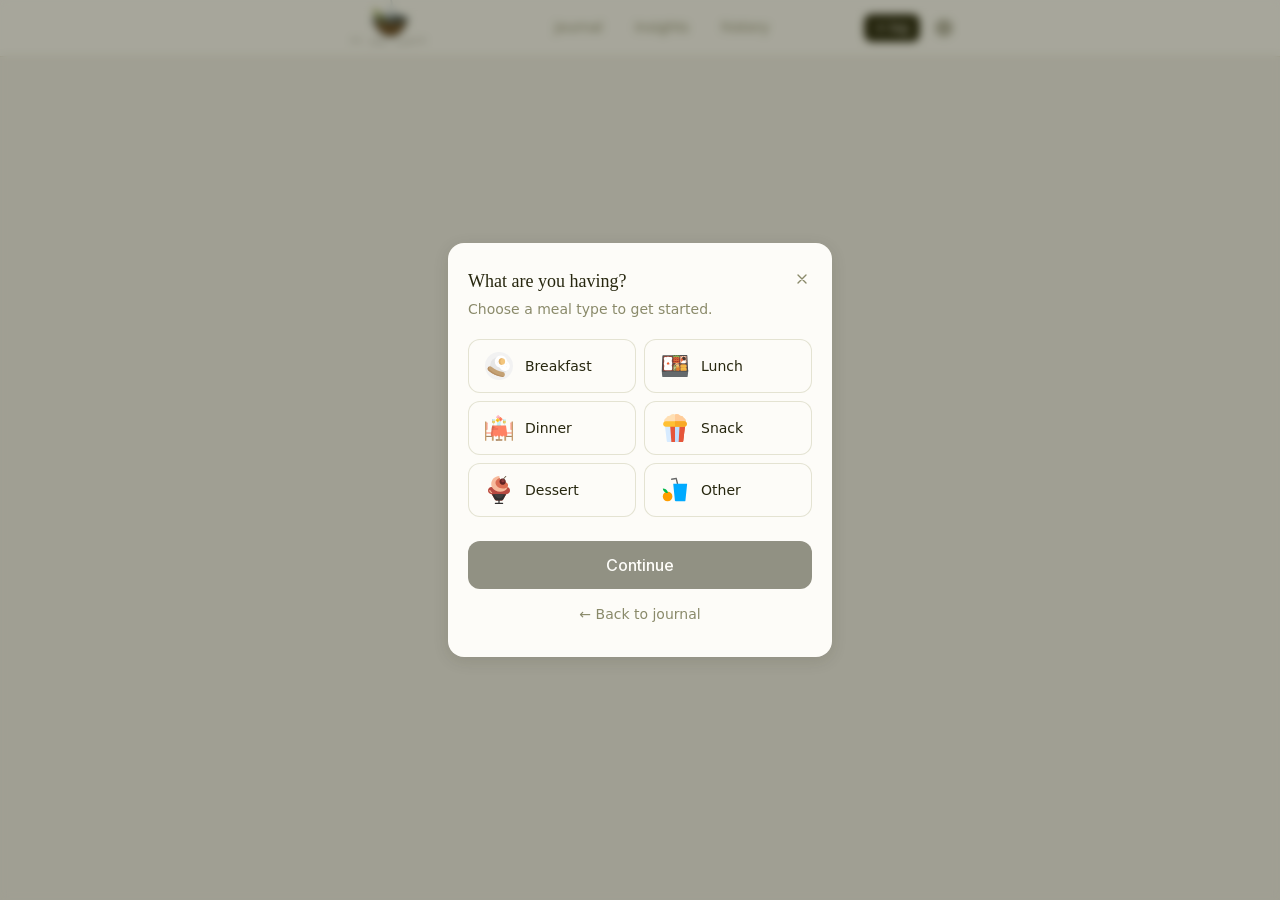
<file: entry/index.html>
<!DOCTYPE html><html lang="en" class="__variable_f367f3"><head><meta charSet="utf-8"/><meta name="viewport" content="width=device-width, initial-scale=1"/><link rel="preload" href="/_next/static/media/e4af272ccee01ff0-s.p.woff2" as="font" crossorigin="" type="font/woff2"/><link rel="stylesheet" href="/_next/static/css/db89b65e5fe3a0cb.css" data-precedence="next"/><link rel="preload" as="script" fetchPriority="low" href="/_next/static/chunks/webpack-536a02bfaea3b073.js"/><script src="/_next/static/chunks/fd9d1056-b6f716b34aaf6ca0.js" async=""></script><script src="/_next/static/chunks/117-81877726bcd27724.js" async=""></script><script src="/_next/static/chunks/main-app-d443a8162a0ba440.js" async=""></script><script src="/_next/static/chunks/890-050b3d669cbfbf7b.js" async=""></script><script src="/_next/static/chunks/648-f541ea3954b6f258.js" async=""></script><script src="/_next/static/chunks/154-6d3dc3b0590e267d.js" async=""></script><script src="/_next/static/chunks/982-0aa68f8170678bd0.js" async=""></script><script src="/_next/static/chunks/app/entry/page-2209db8c520b4527.js" async=""></script><script src="/_next/static/chunks/164f4fb6-d89272916454e223.js" async=""></script><script src="/_next/static/chunks/758-e54a7cedb0fabda7.js" async=""></script><script src="/_next/static/chunks/396-6f61d3a536bc661b.js" async=""></script><script src="/_next/static/chunks/848-af183792774a336f.js" async=""></script><script src="/_next/static/chunks/app/layout-0d829557b589a767.js" async=""></script><link rel="preload" href="https://accounts.google.com/gsi/client" as="script"/><title>At the Table</title><meta name="description" content="The mindful food journal. What&#x27;s in the pot?"/><link rel="icon" href="/icon.svg?df5c14d7b596c966" type="image/svg+xml" sizes="any"/><meta name="next-size-adjust"/><script src="/_next/static/chunks/polyfills-42372ed130431b0a.js" noModule=""></script></head><body class="__className_f367f3 antialiased"><div class="min-h-screen bg-att-bg flex flex-col"><header class="sticky top-0 z-40 bg-att-surface border-b" style="border-color:var(--att-border)"><div class="max-w-2xl mx-auto px-4 h-16 sm:h-14 flex items-center justify-between relative"><a class="shrink-0 flex items-center gap-2.5 ml-4 sm:ml-0" href="/journal/"><div class="sm:hidden flex flex-col items-center" style="width:140px;height:50px"><svg viewBox="60 400 1700 1290" overflow="visible" fill="none" stroke-linecap="round" stroke-linejoin="round" class="cursor-pointer h-8 w-auto text-att-ink/60" aria-label="At the Table" role="img"><defs><clipPath id="utensil-clip-:R2lckq:"><rect x="-200" y="360" width="2200" height="540"></rect><path d="M96.26,833.726c-0.536,-0.54 -0.8,-0.82 -0.8,-0.82c-0,-0 4.106,0.892 5.1,-0.161c19.402,-20.543 241.561,-131.967 814.354,-131.967c588.747,0 783.934,125.081 790.137,131.967c0.096,0.107 0.144,0.161 0.144,0.161c-0,-0 -2.21,0.767 -2.261,0.82c-4.538,4.723 -209.585,216.274 -800.795,216.274c-580.513,0 -791.474,-201.78 -805.879,-216.274Z" fill="black" stroke="none"></path></clipPath></defs><path pathLength="1" vector-effect="non-scaling-stroke" stroke="var(--att-slate)" fill="var(--att-brown)" stroke-width="1.5" d="M1705.12,835.715c13.528,48.303 -206.787,822.994 -804.326,822.994c-599.014,0 -817.926,-774.179 -804.532,-822.256c0.225,-0.807 0.452,-1.613 0.68,-2.418c19.402,-20.475 243.044,-142.443 815.837,-142.443c588.747,-0 786.071,137.02 792.274,143.883c0.022,0.08 0.045,0.16 0.067,0.24Z" style="stroke-dasharray:1;stroke-dashoffset:1;fill-opacity:0"></path><path pathLength="1" vector-effect="non-scaling-stroke" stroke="none" fill="white" d="M189.089,1038.04c25.495,-10.791 188.512,237.441 301.521,341.516c133.213,122.683 343.602,226.96 339.866,241.187c-8.453,32.189 -296.076,-85.974 -422.238,-223.823c-117.599,-128.495 -232.135,-353.384 -219.149,-358.88Z" style="stroke-dasharray:1;stroke-dashoffset:1;fill-opacity:0"></path><path pathLength="1" vector-effect="non-scaling-stroke" stroke="var(--att-slate)" fill="var(--att-slate-dk)" stroke-width="1.5" d="M96.26,833.726c-0.536,-0.54 -0.8,-0.82 -0.8,-0.82c-0,-0 4.106,0.892 5.1,-0.161c19.402,-20.543 241.561,-131.967 814.354,-131.967c588.747,0 783.934,125.081 790.137,131.967c0.096,0.107 0.144,0.161 0.144,0.161c-0,-0 -2.21,0.767 -2.261,0.82c-4.538,4.723 -209.585,216.274 -800.795,216.274c-580.513,0 -791.474,-201.78 -805.879,-216.274Z" style="stroke-dasharray:1;stroke-dashoffset:1;fill-opacity:0"></path><path pathLength="1" vector-effect="non-scaling-stroke" stroke="var(--att-moss)" fill="var(--att-moss)" stroke-width="1.5" clip-path="url(#utensil-clip-:R2lckq:)" d="M781.964,1276.66c-205.954,-250.512 -413.475,-499.733 -619.429,-750.245c-2.677,-3.257 -4.612,-7.096 -6.36,-10.933c-1.702,-3.732 -3.01,-7.664 -3.939,-11.66c-0.914,-3.936 -1.429,-7.982 -1.566,-12.021c-0.137,-4.012 0.119,-8.056 0.747,-12.022c0.629,-3.966 1.635,-7.89 3.006,-11.665c1.379,-3.798 3.119,-7.487 5.206,-10.947c2.118,-3.513 4.577,-6.848 7.349,-9.872c0.012,-0.013 9.437,-8.438 9.445,-8.443c3.643,-2.12 7.096,-4.611 10.932,-6.36c3.733,-1.702 7.664,-3.009 11.66,-3.938c3.936,-0.915 7.982,-1.429 12.021,-1.567c4.013,-0.137 8.056,0.119 12.022,0.748c3.966,0.628 7.891,1.635 11.665,3.005c3.798,1.379 7.487,3.119 10.948,5.206c3.513,2.118 6.847,4.577 9.871,7.349c3.108,2.849 6.162,5.876 8.431,9.429c174.579,273.305 347.447,547.7 522.026,821.005l-4.035,2.931Z" style="stroke-dasharray:1;stroke-dashoffset:1;fill-opacity:0"></path><g transform="translate(-511, -954) scale(1.3635000000000002)"><path pathLength="1" vector-effect="non-scaling-stroke" stroke="var(--att-slate-lt)" fill="var(--att-slate-lt)" stroke-width="1.5" d="M1066.44,700.014c0,-0 6.498,95.026 6.865,95.92c0.368,0.894 -1.656,36.017 -6.865,54.274c-5.655,19.821 -14.254,45.442 -27.067,64.654c-25.06,37.576 -96.778,118.395 -116.796,163.482c-13.683,30.817 -10.418,76.149 -4.929,104.742c4.884,25.445 17.091,49.903 32.933,70.405c17.926,23.199 74.624,68.79 74.624,68.79c1.191,5.368 -65.742,-80.419 -74.624,-127.411c-4.785,-25.312 -3.04,-51.605 4.565,-75.552c9.186,-28.924 27.337,-68.534 50.551,-97.993c26.631,-33.795 58.527,-48.204 78.348,-100.916c14.831,-39.441 10.896,-110.132 5.787,-143.972c-4.273,-28.308 -23.392,-76.423 -23.392,-76.423Z" style="stroke-dasharray:1;stroke-dashoffset:1;fill-opacity:0"></path><path pathLength="1" vector-effect="non-scaling-stroke" stroke="var(--att-slate-lt)" fill="var(--att-slate-lt)" stroke-width="1.5" d="M996.418,1110.58c-8.131,27.662 18.878,86.547 18.878,86.547c0,-0 -5.637,-55.423 2.66,-74.23c12.714,-28.816 59.564,-84.181 72.804,-106.553c4.403,-7.44 3.804,-25.806 3.804,-25.806c-2.136,-2.96 -87.429,83.582 -98.146,120.042Z" style="stroke-dasharray:1;stroke-dashoffset:1;fill-opacity:0"></path><path pathLength="1" vector-effect="non-scaling-stroke" stroke="var(--att-slate-lt)" fill="var(--att-slate-lt)" stroke-width="1.5" d="M1119.11,896.732c-0,-0 19.844,38.605 23.474,59.667c3.912,22.706 7.053,52.037 -0,76.564c-14.59,50.731 -92.269,116.669 -111.631,158.509c-13.387,28.928 -7.327,65.473 -4.541,92.532c2.492,24.202 26.373,74.771 26.373,74.771c-0,-0 -10.991,-47.764 -12.471,-65.546c-2.078,-24.972 -5.688,-67.548 12.471,-88.986c27.216,-32.132 82.698,-67.271 101.767,-105.845c19.069,-38.573 23.771,-92.936 12.648,-125.597c-12.648,-37.141 -48.09,-76.069 -48.09,-76.069Z" style="stroke-dasharray:1;stroke-dashoffset:1;fill-opacity:0"></path></g></svg><svg width="140" height="20" viewBox="0 0 140 20" overflow="visible" class="pointer-events-none -mt-1" aria-hidden="true"><defs><path id="wordmark-arc" d="M 5,2 A 160,160 0 0,0 135,2"></path></defs><text font-size="9.5" letter-spacing="3" style="font-family:var(--font-serif, Georgia, serif);fill:var(--att-ink);fill-opacity:0.6"><textPath href="#wordmark-arc" startOffset="50%" text-anchor="middle">at the table</textPath></text></svg></div><div class="hidden sm:flex flex-col items-center" style="width:140px;height:38px"><svg viewBox="60 400 1700 1290" overflow="visible" fill="none" stroke-linecap="round" stroke-linejoin="round" class="cursor-pointer h-7 w-auto text-att-ink/60" aria-label="At the Table" role="img"><defs><clipPath id="utensil-clip-:R35ckq:"><rect x="-200" y="360" width="2200" height="540"></rect><path d="M96.26,833.726c-0.536,-0.54 -0.8,-0.82 -0.8,-0.82c-0,-0 4.106,0.892 5.1,-0.161c19.402,-20.543 241.561,-131.967 814.354,-131.967c588.747,0 783.934,125.081 790.137,131.967c0.096,0.107 0.144,0.161 0.144,0.161c-0,-0 -2.21,0.767 -2.261,0.82c-4.538,4.723 -209.585,216.274 -800.795,216.274c-580.513,0 -791.474,-201.78 -805.879,-216.274Z" fill="black" stroke="none"></path></clipPath></defs><path pathLength="1" vector-effect="non-scaling-stroke" stroke="var(--att-slate)" fill="var(--att-brown)" stroke-width="1.5" d="M1705.12,835.715c13.528,48.303 -206.787,822.994 -804.326,822.994c-599.014,0 -817.926,-774.179 -804.532,-822.256c0.225,-0.807 0.452,-1.613 0.68,-2.418c19.402,-20.475 243.044,-142.443 815.837,-142.443c588.747,-0 786.071,137.02 792.274,143.883c0.022,0.08 0.045,0.16 0.067,0.24Z" style="stroke-dasharray:1;stroke-dashoffset:1;fill-opacity:0"></path><path pathLength="1" vector-effect="non-scaling-stroke" stroke="none" fill="white" d="M189.089,1038.04c25.495,-10.791 188.512,237.441 301.521,341.516c133.213,122.683 343.602,226.96 339.866,241.187c-8.453,32.189 -296.076,-85.974 -422.238,-223.823c-117.599,-128.495 -232.135,-353.384 -219.149,-358.88Z" style="stroke-dasharray:1;stroke-dashoffset:1;fill-opacity:0"></path><path pathLength="1" vector-effect="non-scaling-stroke" stroke="var(--att-slate)" fill="var(--att-slate-dk)" stroke-width="1.5" d="M96.26,833.726c-0.536,-0.54 -0.8,-0.82 -0.8,-0.82c-0,-0 4.106,0.892 5.1,-0.161c19.402,-20.543 241.561,-131.967 814.354,-131.967c588.747,0 783.934,125.081 790.137,131.967c0.096,0.107 0.144,0.161 0.144,0.161c-0,-0 -2.21,0.767 -2.261,0.82c-4.538,4.723 -209.585,216.274 -800.795,216.274c-580.513,0 -791.474,-201.78 -805.879,-216.274Z" style="stroke-dasharray:1;stroke-dashoffset:1;fill-opacity:0"></path><path pathLength="1" vector-effect="non-scaling-stroke" stroke="var(--att-moss)" fill="var(--att-moss)" stroke-width="1.5" clip-path="url(#utensil-clip-:R35ckq:)" d="M781.964,1276.66c-205.954,-250.512 -413.475,-499.733 -619.429,-750.245c-2.677,-3.257 -4.612,-7.096 -6.36,-10.933c-1.702,-3.732 -3.01,-7.664 -3.939,-11.66c-0.914,-3.936 -1.429,-7.982 -1.566,-12.021c-0.137,-4.012 0.119,-8.056 0.747,-12.022c0.629,-3.966 1.635,-7.89 3.006,-11.665c1.379,-3.798 3.119,-7.487 5.206,-10.947c2.118,-3.513 4.577,-6.848 7.349,-9.872c0.012,-0.013 9.437,-8.438 9.445,-8.443c3.643,-2.12 7.096,-4.611 10.932,-6.36c3.733,-1.702 7.664,-3.009 11.66,-3.938c3.936,-0.915 7.982,-1.429 12.021,-1.567c4.013,-0.137 8.056,0.119 12.022,0.748c3.966,0.628 7.891,1.635 11.665,3.005c3.798,1.379 7.487,3.119 10.948,5.206c3.513,2.118 6.847,4.577 9.871,7.349c3.108,2.849 6.162,5.876 8.431,9.429c174.579,273.305 347.447,547.7 522.026,821.005l-4.035,2.931Z" style="stroke-dasharray:1;stroke-dashoffset:1;fill-opacity:0"></path><g transform="translate(-511, -954) scale(1.3635000000000002)"><path pathLength="1" vector-effect="non-scaling-stroke" stroke="var(--att-slate-lt)" fill="var(--att-slate-lt)" stroke-width="1.5" d="M1066.44,700.014c0,-0 6.498,95.026 6.865,95.92c0.368,0.894 -1.656,36.017 -6.865,54.274c-5.655,19.821 -14.254,45.442 -27.067,64.654c-25.06,37.576 -96.778,118.395 -116.796,163.482c-13.683,30.817 -10.418,76.149 -4.929,104.742c4.884,25.445 17.091,49.903 32.933,70.405c17.926,23.199 74.624,68.79 74.624,68.79c1.191,5.368 -65.742,-80.419 -74.624,-127.411c-4.785,-25.312 -3.04,-51.605 4.565,-75.552c9.186,-28.924 27.337,-68.534 50.551,-97.993c26.631,-33.795 58.527,-48.204 78.348,-100.916c14.831,-39.441 10.896,-110.132 5.787,-143.972c-4.273,-28.308 -23.392,-76.423 -23.392,-76.423Z" style="stroke-dasharray:1;stroke-dashoffset:1;fill-opacity:0"></path><path pathLength="1" vector-effect="non-scaling-stroke" stroke="var(--att-slate-lt)" fill="var(--att-slate-lt)" stroke-width="1.5" d="M996.418,1110.58c-8.131,27.662 18.878,86.547 18.878,86.547c0,-0 -5.637,-55.423 2.66,-74.23c12.714,-28.816 59.564,-84.181 72.804,-106.553c4.403,-7.44 3.804,-25.806 3.804,-25.806c-2.136,-2.96 -87.429,83.582 -98.146,120.042Z" style="stroke-dasharray:1;stroke-dashoffset:1;fill-opacity:0"></path><path pathLength="1" vector-effect="non-scaling-stroke" stroke="var(--att-slate-lt)" fill="var(--att-slate-lt)" stroke-width="1.5" d="M1119.11,896.732c-0,-0 19.844,38.605 23.474,59.667c3.912,22.706 7.053,52.037 -0,76.564c-14.59,50.731 -92.269,116.669 -111.631,158.509c-13.387,28.928 -7.327,65.473 -4.541,92.532c2.492,24.202 26.373,74.771 26.373,74.771c-0,-0 -10.991,-47.764 -12.471,-65.546c-2.078,-24.972 -5.688,-67.548 12.471,-88.986c27.216,-32.132 82.698,-67.271 101.767,-105.845c19.069,-38.573 23.771,-92.936 12.648,-125.597c-12.648,-37.141 -48.09,-76.069 -48.09,-76.069Z" style="stroke-dasharray:1;stroke-dashoffset:1;fill-opacity:0"></path></g></svg><svg width="140" height="14" viewBox="0 0 140 14" overflow="visible" class="pointer-events-none -mt-1" aria-hidden="true"><defs><path id="wordmark-arc-desktop" d="M 5,2 A 210,210 0 0,0 135,2"></path></defs><text font-size="9.5" letter-spacing="3" style="font-family:var(--font-serif, Georgia, serif);fill:var(--att-ink);fill-opacity:0.6"><textPath href="#wordmark-arc-desktop" startOffset="50%" text-anchor="middle">at the table</textPath></text></svg></div></a><nav class="hidden sm:flex"><a class="font-sans text-sm px-4 h-14 inline-flex items-center border-b-2 transition-colors text-att-text-lt hover:text-att-ink border-transparent" href="/journal/">journal</a><a class="font-sans text-sm px-4 h-14 inline-flex items-center border-b-2 transition-colors text-att-text-lt hover:text-att-ink border-transparent" href="/insights/">insights</a><a class="font-sans text-sm px-4 h-14 inline-flex items-center border-b-2 transition-colors text-att-text-lt hover:text-att-ink border-transparent" href="/history/">history</a></nav><div class="flex items-center gap-2"><a class="font-sans text-sm sm:text-xs bg-att-ink text-att-bg px-4 py-2 sm:px-3 sm:py-1.5 rounded-lg hover:bg-att-olive-dk transition-colors" href="/entry/">+ log</a><a class="text-att-text-md hover:text-att-ink transition-colors p-2 sm:p-1.5" aria-label="Settings" href="/settings/"><svg class="w-6 h-6 sm:w-5 sm:h-5" fill="none" stroke="currentColor" stroke-width="1.75" viewBox="0 0 24 24" aria-hidden="true"><path stroke-linecap="round" stroke-linejoin="round" d="M9.594 3.94c.09-.542.56-.94 1.11-.94h2.593c.55 0 1.02.398 1.11.94l.213 1.281c.063.374.313.686.645.87.074.04.147.083.22.127.325.196.72.257 1.075.124l1.217-.456a1.125 1.125 0 0 1 1.37.49l1.296 2.247a1.125 1.125 0 0 1-.26 1.431l-1.003.827c-.293.241-.438.613-.43.992a7.723 7.723 0 0 1 0 .255c-.008.378.137.75.43.991l1.004.827c.424.35.534.955.26 1.43l-1.298 2.247a1.125 1.125 0 0 1-1.369.491l-1.217-.456c-.355-.133-.75-.072-1.076.124a6.47 6.47 0 0 1-.22.128c-.331.183-.581.495-.644.869l-.213 1.281c-.09.543-.56.94-1.11.94h-2.594c-.55 0-1.019-.398-1.11-.94l-.213-1.281c-.062-.374-.312-.686-.644-.87a6.52 6.52 0 0 1-.22-.127c-.325-.196-.72-.257-1.076-.124l-1.217.456a1.125 1.125 0 0 1-1.369-.49l-1.297-2.247a1.125 1.125 0 0 1 .26-1.431l1.004-.827c.292-.24.437-.613.43-.991a6.932 6.932 0 0 1 0-.255c.007-.38-.138-.751-.43-.992l-1.004-.827a1.125 1.125 0 0 1-.26-1.43l1.297-2.247a1.125 1.125 0 0 1 1.37-.491l1.216.456c.356.133.751.072 1.076-.124.072-.044.146-.086.22-.128.332-.183.582-.495.644-.869l.214-1.28Z"></path><path stroke-linecap="round" stroke-linejoin="round" d="M15 12a3 3 0 1 1-6 0 3 3 0 0 1 6 0Z"></path></svg></a></div></div></header><main class="flex-1 max-w-2xl mx-auto w-full px-4 py-6 pb-28 sm:pb-6"><!--$!--><template data-dgst="BAILOUT_TO_CLIENT_SIDE_RENDERING"></template><!--/$--></main><nav class="sm:hidden fixed bottom-0 left-0 right-0 z-40 bg-att-surface flex justify-evenly px-4 pt-2" style="border-top:0.5px solid var(--att-border);padding-bottom:calc(env(safe-area-inset-bottom) + 8px)"><a class="flex items-center justify-center py-3 px-7 rounded-2xl transition-colors text-att-text-lt" href="/journal/"><span class="font-sans text-sm">journal</span></a><a class="flex items-center justify-center py-3 px-7 rounded-2xl transition-colors text-att-text-lt" href="/insights/"><span class="font-sans text-sm">insights</span></a><a class="flex items-center justify-center py-3 px-7 rounded-2xl transition-colors text-att-text-lt" href="/history/"><span class="font-sans text-sm">history</span></a></nav></div><script src="/_next/static/chunks/webpack-536a02bfaea3b073.js" async=""></script><script>(self.__next_f=self.__next_f||[]).push([0]);self.__next_f.push([2,null])</script><script>self.__next_f.push([1,"1:HL[\"/_next/static/media/e4af272ccee01ff0-s.p.woff2\",\"font\",{\"crossOrigin\":\"\",\"type\":\"font/woff2\"}]\n2:HL[\"/_next/static/css/db89b65e5fe3a0cb.css\",\"style\"]\n"])</script><script>self.__next_f.push([1,"3:I[2846,[],\"\"]\n5:I[9107,[],\"ClientPageRoot\"]\n6:I[7638,[\"890\",\"static/chunks/890-050b3d669cbfbf7b.js\",\"648\",\"static/chunks/648-f541ea3954b6f258.js\",\"154\",\"static/chunks/154-6d3dc3b0590e267d.js\",\"982\",\"static/chunks/982-0aa68f8170678bd0.js\",\"441\",\"static/chunks/app/entry/page-2209db8c520b4527.js\"],\"default\",1]\n7:I[4707,[],\"\"]\n8:I[6423,[],\"\"]\n9:I[7749,[\"505\",\"static/chunks/164f4fb6-d89272916454e223.js\",\"890\",\"static/chunks/890-050b3d669cbfbf7b.js\",\"648\",\"static/chunks/648-f541ea3954b6f258.js\",\"758\",\"static/chunks/758-e54a7cedb0fabda7.js\",\"396\",\"static/chunks/396-6f61d3a536bc661b.js\",\"154\",\"static/chunks/154-6d3dc3b0590e267d.js\",\"848\",\"static/chunks/848-af183792774a336f.js\",\"185\",\"static/chunks/app/layout-0d829557b589a767.js\"],\"default\",1]\nc:I[1060,[],\"\"]\na:{}\nd:[]\n"])</script><script>self.__next_f.push([1,"0:[\"$\",\"$L3\",null,{\"buildId\":\"ZpiNVUn5Vz5prYzmc3TW3\",\"assetPrefix\":\"\",\"urlParts\":[\"\",\"entry\",\"\"],\"initialTree\":[\"\",{\"children\":[\"entry\",{\"children\":[\"__PAGE__\",{}]}]},\"$undefined\",\"$undefined\",true],\"initialSeedData\":[\"\",{\"children\":[\"entry\",{\"children\":[\"__PAGE__\",{},[[\"$L4\",[\"$\",\"$L5\",null,{\"props\":{\"params\":{},\"searchParams\":{}},\"Component\":\"$6\"}],null],null],null]},[null,[\"$\",\"$L7\",null,{\"parallelRouterKey\":\"children\",\"segmentPath\":[\"children\",\"entry\",\"children\"],\"error\":\"$undefined\",\"errorStyles\":\"$undefined\",\"errorScripts\":\"$undefined\",\"template\":[\"$\",\"$L8\",null,{}],\"templateStyles\":\"$undefined\",\"templateScripts\":\"$undefined\",\"notFound\":\"$undefined\",\"notFoundStyles\":\"$undefined\"}]],null]},[[[[\"$\",\"link\",\"0\",{\"rel\":\"stylesheet\",\"href\":\"/_next/static/css/db89b65e5fe3a0cb.css\",\"precedence\":\"next\",\"crossOrigin\":\"$undefined\"}]],[\"$\",\"$L9\",null,{\"children\":[\"$\",\"$L7\",null,{\"parallelRouterKey\":\"children\",\"segmentPath\":[\"children\"],\"error\":\"$undefined\",\"errorStyles\":\"$undefined\",\"errorScripts\":\"$undefined\",\"template\":[\"$\",\"$L8\",null,{}],\"templateStyles\":\"$undefined\",\"templateScripts\":\"$undefined\",\"notFound\":[[\"$\",\"title\",null,{\"children\":\"404: This page could not be found.\"}],[\"$\",\"div\",null,{\"style\":{\"fontFamily\":\"system-ui,\\\"Segoe UI\\\",Roboto,Helvetica,Arial,sans-serif,\\\"Apple Color Emoji\\\",\\\"Segoe UI Emoji\\\"\",\"height\":\"100vh\",\"textAlign\":\"center\",\"display\":\"flex\",\"flexDirection\":\"column\",\"alignItems\":\"center\",\"justifyContent\":\"center\"},\"children\":[\"$\",\"div\",null,{\"children\":[[\"$\",\"style\",null,{\"dangerouslySetInnerHTML\":{\"__html\":\"body{color:#000;background:#fff;margin:0}.next-error-h1{border-right:1px solid rgba(0,0,0,.3)}@media (prefers-color-scheme:dark){body{color:#fff;background:#000}.next-error-h1{border-right:1px solid rgba(255,255,255,.3)}}\"}}],[\"$\",\"h1\",null,{\"className\":\"next-error-h1\",\"style\":{\"display\":\"inline-block\",\"margin\":\"0 20px 0 0\",\"padding\":\"0 23px 0 0\",\"fontSize\":24,\"fontWeight\":500,\"verticalAlign\":\"top\",\"lineHeight\":\"49px\"},\"children\":\"404\"}],[\"$\",\"div\",null,{\"style\":{\"display\":\"inline-block\"},\"children\":[\"$\",\"h2\",null,{\"style\":{\"fontSize\":14,\"fontWeight\":400,\"lineHeight\":\"49px\",\"margin\":0},\"children\":\"This page could not be found.\"}]}]]}]}]],\"notFoundStyles\":[]}],\"params\":\"$a\"}]],null],null],\"couldBeIntercepted\":false,\"initialHead\":[null,\"$Lb\"],\"globalErrorComponent\":\"$c\",\"missingSlots\":\"$Wd\"}]\n"])</script><script>self.__next_f.push([1,"b:[[\"$\",\"meta\",\"0\",{\"name\":\"viewport\",\"content\":\"width=device-width, initial-scale=1\"}],[\"$\",\"meta\",\"1\",{\"charSet\":\"utf-8\"}],[\"$\",\"link\",\"2\",{\"rel\":\"icon\",\"href\":\"/icon.svg?df5c14d7b596c966\",\"type\":\"image/svg+xml\",\"sizes\":\"any\"}],[\"$\",\"meta\",\"3\",{\"name\":\"next-size-adjust\"}]]\n4:null\n"])</script></body></html>
</file>
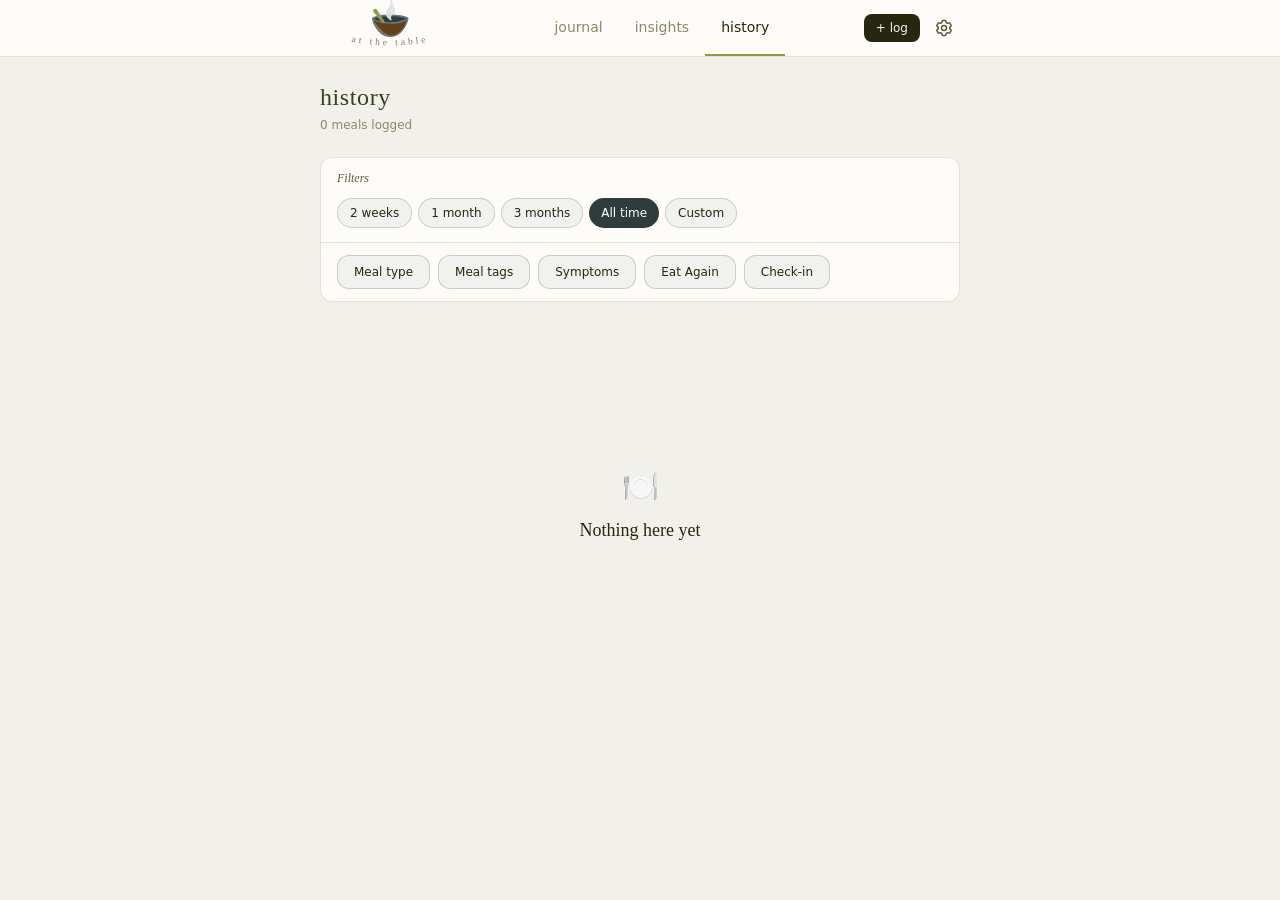
<file: history/index.html>
<!DOCTYPE html><html lang="en" class="__variable_f367f3"><head><meta charSet="utf-8"/><meta name="viewport" content="width=device-width, initial-scale=1"/><link rel="preload" href="/_next/static/media/e4af272ccee01ff0-s.p.woff2" as="font" crossorigin="" type="font/woff2"/><link rel="stylesheet" href="/_next/static/css/db89b65e5fe3a0cb.css" data-precedence="next"/><link rel="preload" as="script" fetchPriority="low" href="/_next/static/chunks/webpack-536a02bfaea3b073.js"/><script src="/_next/static/chunks/fd9d1056-b6f716b34aaf6ca0.js" async=""></script><script src="/_next/static/chunks/117-81877726bcd27724.js" async=""></script><script src="/_next/static/chunks/main-app-d443a8162a0ba440.js" async=""></script><script src="/_next/static/chunks/890-050b3d669cbfbf7b.js" async=""></script><script src="/_next/static/chunks/648-f541ea3954b6f258.js" async=""></script><script src="/_next/static/chunks/154-6d3dc3b0590e267d.js" async=""></script><script src="/_next/static/chunks/848-af183792774a336f.js" async=""></script><script src="/_next/static/chunks/982-0aa68f8170678bd0.js" async=""></script><script src="/_next/static/chunks/699-8cffe4ca55ba6e04.js" async=""></script><script src="/_next/static/chunks/11-3340b7d402a8b12b.js" async=""></script><script src="/_next/static/chunks/app/history/page-a48dbba0626f40fb.js" async=""></script><script src="/_next/static/chunks/164f4fb6-d89272916454e223.js" async=""></script><script src="/_next/static/chunks/758-e54a7cedb0fabda7.js" async=""></script><script src="/_next/static/chunks/396-6f61d3a536bc661b.js" async=""></script><script src="/_next/static/chunks/app/layout-0d829557b589a767.js" async=""></script><link rel="preload" href="https://accounts.google.com/gsi/client" as="script"/><title>At the Table</title><meta name="description" content="The mindful food journal. What&#x27;s in the pot?"/><link rel="icon" href="/icon.svg?df5c14d7b596c966" type="image/svg+xml" sizes="any"/><meta name="next-size-adjust"/><script src="/_next/static/chunks/polyfills-42372ed130431b0a.js" noModule=""></script></head><body class="__className_f367f3 antialiased"><div class="min-h-screen bg-att-bg flex flex-col"><header class="sticky top-0 z-40 bg-att-surface border-b" style="border-color:var(--att-border)"><div class="max-w-2xl mx-auto px-4 h-16 sm:h-14 flex items-center justify-between relative"><a class="shrink-0 flex items-center gap-2.5 ml-4 sm:ml-0" href="/journal/"><div class="sm:hidden flex flex-col items-center" style="width:140px;height:50px"><svg viewBox="60 400 1700 1290" overflow="visible" fill="none" stroke-linecap="round" stroke-linejoin="round" class="cursor-pointer h-8 w-auto text-att-ink/60" aria-label="At the Table" role="img"><defs><clipPath id="utensil-clip-:R2lckq:"><rect x="-200" y="360" width="2200" height="540"></rect><path d="M96.26,833.726c-0.536,-0.54 -0.8,-0.82 -0.8,-0.82c-0,-0 4.106,0.892 5.1,-0.161c19.402,-20.543 241.561,-131.967 814.354,-131.967c588.747,0 783.934,125.081 790.137,131.967c0.096,0.107 0.144,0.161 0.144,0.161c-0,-0 -2.21,0.767 -2.261,0.82c-4.538,4.723 -209.585,216.274 -800.795,216.274c-580.513,0 -791.474,-201.78 -805.879,-216.274Z" fill="black" stroke="none"></path></clipPath></defs><path pathLength="1" vector-effect="non-scaling-stroke" stroke="var(--att-slate)" fill="var(--att-brown)" stroke-width="1.5" d="M1705.12,835.715c13.528,48.303 -206.787,822.994 -804.326,822.994c-599.014,0 -817.926,-774.179 -804.532,-822.256c0.225,-0.807 0.452,-1.613 0.68,-2.418c19.402,-20.475 243.044,-142.443 815.837,-142.443c588.747,-0 786.071,137.02 792.274,143.883c0.022,0.08 0.045,0.16 0.067,0.24Z" style="stroke-dasharray:1;stroke-dashoffset:1;fill-opacity:0"></path><path pathLength="1" vector-effect="non-scaling-stroke" stroke="none" fill="white" d="M189.089,1038.04c25.495,-10.791 188.512,237.441 301.521,341.516c133.213,122.683 343.602,226.96 339.866,241.187c-8.453,32.189 -296.076,-85.974 -422.238,-223.823c-117.599,-128.495 -232.135,-353.384 -219.149,-358.88Z" style="stroke-dasharray:1;stroke-dashoffset:1;fill-opacity:0"></path><path pathLength="1" vector-effect="non-scaling-stroke" stroke="var(--att-slate)" fill="var(--att-slate-dk)" stroke-width="1.5" d="M96.26,833.726c-0.536,-0.54 -0.8,-0.82 -0.8,-0.82c-0,-0 4.106,0.892 5.1,-0.161c19.402,-20.543 241.561,-131.967 814.354,-131.967c588.747,0 783.934,125.081 790.137,131.967c0.096,0.107 0.144,0.161 0.144,0.161c-0,-0 -2.21,0.767 -2.261,0.82c-4.538,4.723 -209.585,216.274 -800.795,216.274c-580.513,0 -791.474,-201.78 -805.879,-216.274Z" style="stroke-dasharray:1;stroke-dashoffset:1;fill-opacity:0"></path><path pathLength="1" vector-effect="non-scaling-stroke" stroke="var(--att-moss)" fill="var(--att-moss)" stroke-width="1.5" clip-path="url(#utensil-clip-:R2lckq:)" d="M781.964,1276.66c-205.954,-250.512 -413.475,-499.733 -619.429,-750.245c-2.677,-3.257 -4.612,-7.096 -6.36,-10.933c-1.702,-3.732 -3.01,-7.664 -3.939,-11.66c-0.914,-3.936 -1.429,-7.982 -1.566,-12.021c-0.137,-4.012 0.119,-8.056 0.747,-12.022c0.629,-3.966 1.635,-7.89 3.006,-11.665c1.379,-3.798 3.119,-7.487 5.206,-10.947c2.118,-3.513 4.577,-6.848 7.349,-9.872c0.012,-0.013 9.437,-8.438 9.445,-8.443c3.643,-2.12 7.096,-4.611 10.932,-6.36c3.733,-1.702 7.664,-3.009 11.66,-3.938c3.936,-0.915 7.982,-1.429 12.021,-1.567c4.013,-0.137 8.056,0.119 12.022,0.748c3.966,0.628 7.891,1.635 11.665,3.005c3.798,1.379 7.487,3.119 10.948,5.206c3.513,2.118 6.847,4.577 9.871,7.349c3.108,2.849 6.162,5.876 8.431,9.429c174.579,273.305 347.447,547.7 522.026,821.005l-4.035,2.931Z" style="stroke-dasharray:1;stroke-dashoffset:1;fill-opacity:0"></path><g transform="translate(-511, -954) scale(1.3635000000000002)"><path pathLength="1" vector-effect="non-scaling-stroke" stroke="var(--att-slate-lt)" fill="var(--att-slate-lt)" stroke-width="1.5" d="M1066.44,700.014c0,-0 6.498,95.026 6.865,95.92c0.368,0.894 -1.656,36.017 -6.865,54.274c-5.655,19.821 -14.254,45.442 -27.067,64.654c-25.06,37.576 -96.778,118.395 -116.796,163.482c-13.683,30.817 -10.418,76.149 -4.929,104.742c4.884,25.445 17.091,49.903 32.933,70.405c17.926,23.199 74.624,68.79 74.624,68.79c1.191,5.368 -65.742,-80.419 -74.624,-127.411c-4.785,-25.312 -3.04,-51.605 4.565,-75.552c9.186,-28.924 27.337,-68.534 50.551,-97.993c26.631,-33.795 58.527,-48.204 78.348,-100.916c14.831,-39.441 10.896,-110.132 5.787,-143.972c-4.273,-28.308 -23.392,-76.423 -23.392,-76.423Z" style="stroke-dasharray:1;stroke-dashoffset:1;fill-opacity:0"></path><path pathLength="1" vector-effect="non-scaling-stroke" stroke="var(--att-slate-lt)" fill="var(--att-slate-lt)" stroke-width="1.5" d="M996.418,1110.58c-8.131,27.662 18.878,86.547 18.878,86.547c0,-0 -5.637,-55.423 2.66,-74.23c12.714,-28.816 59.564,-84.181 72.804,-106.553c4.403,-7.44 3.804,-25.806 3.804,-25.806c-2.136,-2.96 -87.429,83.582 -98.146,120.042Z" style="stroke-dasharray:1;stroke-dashoffset:1;fill-opacity:0"></path><path pathLength="1" vector-effect="non-scaling-stroke" stroke="var(--att-slate-lt)" fill="var(--att-slate-lt)" stroke-width="1.5" d="M1119.11,896.732c-0,-0 19.844,38.605 23.474,59.667c3.912,22.706 7.053,52.037 -0,76.564c-14.59,50.731 -92.269,116.669 -111.631,158.509c-13.387,28.928 -7.327,65.473 -4.541,92.532c2.492,24.202 26.373,74.771 26.373,74.771c-0,-0 -10.991,-47.764 -12.471,-65.546c-2.078,-24.972 -5.688,-67.548 12.471,-88.986c27.216,-32.132 82.698,-67.271 101.767,-105.845c19.069,-38.573 23.771,-92.936 12.648,-125.597c-12.648,-37.141 -48.09,-76.069 -48.09,-76.069Z" style="stroke-dasharray:1;stroke-dashoffset:1;fill-opacity:0"></path></g></svg><svg width="140" height="20" viewBox="0 0 140 20" overflow="visible" class="pointer-events-none -mt-1" aria-hidden="true"><defs><path id="wordmark-arc" d="M 5,2 A 160,160 0 0,0 135,2"></path></defs><text font-size="9.5" letter-spacing="3" style="font-family:var(--font-serif, Georgia, serif);fill:var(--att-ink);fill-opacity:0.6"><textPath href="#wordmark-arc" startOffset="50%" text-anchor="middle">at the table</textPath></text></svg></div><div class="hidden sm:flex flex-col items-center" style="width:140px;height:38px"><svg viewBox="60 400 1700 1290" overflow="visible" fill="none" stroke-linecap="round" stroke-linejoin="round" class="cursor-pointer h-7 w-auto text-att-ink/60" aria-label="At the Table" role="img"><defs><clipPath id="utensil-clip-:R35ckq:"><rect x="-200" y="360" width="2200" height="540"></rect><path d="M96.26,833.726c-0.536,-0.54 -0.8,-0.82 -0.8,-0.82c-0,-0 4.106,0.892 5.1,-0.161c19.402,-20.543 241.561,-131.967 814.354,-131.967c588.747,0 783.934,125.081 790.137,131.967c0.096,0.107 0.144,0.161 0.144,0.161c-0,-0 -2.21,0.767 -2.261,0.82c-4.538,4.723 -209.585,216.274 -800.795,216.274c-580.513,0 -791.474,-201.78 -805.879,-216.274Z" fill="black" stroke="none"></path></clipPath></defs><path pathLength="1" vector-effect="non-scaling-stroke" stroke="var(--att-slate)" fill="var(--att-brown)" stroke-width="1.5" d="M1705.12,835.715c13.528,48.303 -206.787,822.994 -804.326,822.994c-599.014,0 -817.926,-774.179 -804.532,-822.256c0.225,-0.807 0.452,-1.613 0.68,-2.418c19.402,-20.475 243.044,-142.443 815.837,-142.443c588.747,-0 786.071,137.02 792.274,143.883c0.022,0.08 0.045,0.16 0.067,0.24Z" style="stroke-dasharray:1;stroke-dashoffset:1;fill-opacity:0"></path><path pathLength="1" vector-effect="non-scaling-stroke" stroke="none" fill="white" d="M189.089,1038.04c25.495,-10.791 188.512,237.441 301.521,341.516c133.213,122.683 343.602,226.96 339.866,241.187c-8.453,32.189 -296.076,-85.974 -422.238,-223.823c-117.599,-128.495 -232.135,-353.384 -219.149,-358.88Z" style="stroke-dasharray:1;stroke-dashoffset:1;fill-opacity:0"></path><path pathLength="1" vector-effect="non-scaling-stroke" stroke="var(--att-slate)" fill="var(--att-slate-dk)" stroke-width="1.5" d="M96.26,833.726c-0.536,-0.54 -0.8,-0.82 -0.8,-0.82c-0,-0 4.106,0.892 5.1,-0.161c19.402,-20.543 241.561,-131.967 814.354,-131.967c588.747,0 783.934,125.081 790.137,131.967c0.096,0.107 0.144,0.161 0.144,0.161c-0,-0 -2.21,0.767 -2.261,0.82c-4.538,4.723 -209.585,216.274 -800.795,216.274c-580.513,0 -791.474,-201.78 -805.879,-216.274Z" style="stroke-dasharray:1;stroke-dashoffset:1;fill-opacity:0"></path><path pathLength="1" vector-effect="non-scaling-stroke" stroke="var(--att-moss)" fill="var(--att-moss)" stroke-width="1.5" clip-path="url(#utensil-clip-:R35ckq:)" d="M781.964,1276.66c-205.954,-250.512 -413.475,-499.733 -619.429,-750.245c-2.677,-3.257 -4.612,-7.096 -6.36,-10.933c-1.702,-3.732 -3.01,-7.664 -3.939,-11.66c-0.914,-3.936 -1.429,-7.982 -1.566,-12.021c-0.137,-4.012 0.119,-8.056 0.747,-12.022c0.629,-3.966 1.635,-7.89 3.006,-11.665c1.379,-3.798 3.119,-7.487 5.206,-10.947c2.118,-3.513 4.577,-6.848 7.349,-9.872c0.012,-0.013 9.437,-8.438 9.445,-8.443c3.643,-2.12 7.096,-4.611 10.932,-6.36c3.733,-1.702 7.664,-3.009 11.66,-3.938c3.936,-0.915 7.982,-1.429 12.021,-1.567c4.013,-0.137 8.056,0.119 12.022,0.748c3.966,0.628 7.891,1.635 11.665,3.005c3.798,1.379 7.487,3.119 10.948,5.206c3.513,2.118 6.847,4.577 9.871,7.349c3.108,2.849 6.162,5.876 8.431,9.429c174.579,273.305 347.447,547.7 522.026,821.005l-4.035,2.931Z" style="stroke-dasharray:1;stroke-dashoffset:1;fill-opacity:0"></path><g transform="translate(-511, -954) scale(1.3635000000000002)"><path pathLength="1" vector-effect="non-scaling-stroke" stroke="var(--att-slate-lt)" fill="var(--att-slate-lt)" stroke-width="1.5" d="M1066.44,700.014c0,-0 6.498,95.026 6.865,95.92c0.368,0.894 -1.656,36.017 -6.865,54.274c-5.655,19.821 -14.254,45.442 -27.067,64.654c-25.06,37.576 -96.778,118.395 -116.796,163.482c-13.683,30.817 -10.418,76.149 -4.929,104.742c4.884,25.445 17.091,49.903 32.933,70.405c17.926,23.199 74.624,68.79 74.624,68.79c1.191,5.368 -65.742,-80.419 -74.624,-127.411c-4.785,-25.312 -3.04,-51.605 4.565,-75.552c9.186,-28.924 27.337,-68.534 50.551,-97.993c26.631,-33.795 58.527,-48.204 78.348,-100.916c14.831,-39.441 10.896,-110.132 5.787,-143.972c-4.273,-28.308 -23.392,-76.423 -23.392,-76.423Z" style="stroke-dasharray:1;stroke-dashoffset:1;fill-opacity:0"></path><path pathLength="1" vector-effect="non-scaling-stroke" stroke="var(--att-slate-lt)" fill="var(--att-slate-lt)" stroke-width="1.5" d="M996.418,1110.58c-8.131,27.662 18.878,86.547 18.878,86.547c0,-0 -5.637,-55.423 2.66,-74.23c12.714,-28.816 59.564,-84.181 72.804,-106.553c4.403,-7.44 3.804,-25.806 3.804,-25.806c-2.136,-2.96 -87.429,83.582 -98.146,120.042Z" style="stroke-dasharray:1;stroke-dashoffset:1;fill-opacity:0"></path><path pathLength="1" vector-effect="non-scaling-stroke" stroke="var(--att-slate-lt)" fill="var(--att-slate-lt)" stroke-width="1.5" d="M1119.11,896.732c-0,-0 19.844,38.605 23.474,59.667c3.912,22.706 7.053,52.037 -0,76.564c-14.59,50.731 -92.269,116.669 -111.631,158.509c-13.387,28.928 -7.327,65.473 -4.541,92.532c2.492,24.202 26.373,74.771 26.373,74.771c-0,-0 -10.991,-47.764 -12.471,-65.546c-2.078,-24.972 -5.688,-67.548 12.471,-88.986c27.216,-32.132 82.698,-67.271 101.767,-105.845c19.069,-38.573 23.771,-92.936 12.648,-125.597c-12.648,-37.141 -48.09,-76.069 -48.09,-76.069Z" style="stroke-dasharray:1;stroke-dashoffset:1;fill-opacity:0"></path></g></svg><svg width="140" height="14" viewBox="0 0 140 14" overflow="visible" class="pointer-events-none -mt-1" aria-hidden="true"><defs><path id="wordmark-arc-desktop" d="M 5,2 A 210,210 0 0,0 135,2"></path></defs><text font-size="9.5" letter-spacing="3" style="font-family:var(--font-serif, Georgia, serif);fill:var(--att-ink);fill-opacity:0.6"><textPath href="#wordmark-arc-desktop" startOffset="50%" text-anchor="middle">at the table</textPath></text></svg></div></a><nav class="hidden sm:flex"><a class="font-sans text-sm px-4 h-14 inline-flex items-center border-b-2 transition-colors text-att-text-lt hover:text-att-ink border-transparent" href="/journal/">journal</a><a class="font-sans text-sm px-4 h-14 inline-flex items-center border-b-2 transition-colors text-att-text-lt hover:text-att-ink border-transparent" href="/insights/">insights</a><a class="font-sans text-sm px-4 h-14 inline-flex items-center border-b-2 transition-colors text-att-ink font-medium border-att-moss" href="/history/">history</a></nav><div class="flex items-center gap-2"><a class="font-sans text-sm sm:text-xs bg-att-ink text-att-bg px-4 py-2 sm:px-3 sm:py-1.5 rounded-lg hover:bg-att-olive-dk transition-colors" href="/entry/">+ log</a><a class="text-att-text-md hover:text-att-ink transition-colors p-2 sm:p-1.5" aria-label="Settings" href="/settings/"><svg class="w-6 h-6 sm:w-5 sm:h-5" fill="none" stroke="currentColor" stroke-width="1.75" viewBox="0 0 24 24" aria-hidden="true"><path stroke-linecap="round" stroke-linejoin="round" d="M9.594 3.94c.09-.542.56-.94 1.11-.94h2.593c.55 0 1.02.398 1.11.94l.213 1.281c.063.374.313.686.645.87.074.04.147.083.22.127.325.196.72.257 1.075.124l1.217-.456a1.125 1.125 0 0 1 1.37.49l1.296 2.247a1.125 1.125 0 0 1-.26 1.431l-1.003.827c-.293.241-.438.613-.43.992a7.723 7.723 0 0 1 0 .255c-.008.378.137.75.43.991l1.004.827c.424.35.534.955.26 1.43l-1.298 2.247a1.125 1.125 0 0 1-1.369.491l-1.217-.456c-.355-.133-.75-.072-1.076.124a6.47 6.47 0 0 1-.22.128c-.331.183-.581.495-.644.869l-.213 1.281c-.09.543-.56.94-1.11.94h-2.594c-.55 0-1.019-.398-1.11-.94l-.213-1.281c-.062-.374-.312-.686-.644-.87a6.52 6.52 0 0 1-.22-.127c-.325-.196-.72-.257-1.076-.124l-1.217.456a1.125 1.125 0 0 1-1.369-.49l-1.297-2.247a1.125 1.125 0 0 1 .26-1.431l1.004-.827c.292-.24.437-.613.43-.991a6.932 6.932 0 0 1 0-.255c.007-.38-.138-.751-.43-.992l-1.004-.827a1.125 1.125 0 0 1-.26-1.43l1.297-2.247a1.125 1.125 0 0 1 1.37-.491l1.216.456c.356.133.751.072 1.076-.124.072-.044.146-.086.22-.128.332-.183.582-.495.644-.869l.214-1.28Z"></path><path stroke-linecap="round" stroke-linejoin="round" d="M15 12a3 3 0 1 1-6 0 3 3 0 0 1 6 0Z"></path></svg></a></div></div></header><main class="flex-1 max-w-2xl mx-auto w-full px-4 py-6 pb-28 sm:pb-6"><div class="space-y-6"><div class="flex items-start justify-between gap-4"><div><h1 class="font-serif lowercase text-2xl tracking-wide text-att-moss-dk">History</h1><p class="font-sans text-xs text-att-text-lt mt-1">0<!-- --> meal<!-- -->s<!-- --> logged</p></div></div><div class="bg-att-surface rounded-att" style="border:1px solid var(--att-border)"><div class="px-4 pt-3 pb-3 space-y-3"><p class="font-serif text-xs italic text-att-text-md">Filters</p><div class="space-y-2"><div class="flex gap-1.5 overflow-x-auto pb-0.5"><button type="button" class="font-sans text-xs px-3 py-1.5 rounded-full transition-colors whitespace-nowrap shrink-0 bg-att-slate-lt/40 text-att-ink hover:bg-att-slate-lt/60" style="border:1px solid var(--att-border-md)">2 weeks</button><button type="button" class="font-sans text-xs px-3 py-1.5 rounded-full transition-colors whitespace-nowrap shrink-0 bg-att-slate-lt/40 text-att-ink hover:bg-att-slate-lt/60" style="border:1px solid var(--att-border-md)">1 month</button><button type="button" class="font-sans text-xs px-3 py-1.5 rounded-full transition-colors whitespace-nowrap shrink-0 bg-att-slate-lt/40 text-att-ink hover:bg-att-slate-lt/60" style="border:1px solid var(--att-border-md)">3 months</button><button type="button" class="font-sans text-xs px-3 py-1.5 rounded-full transition-colors whitespace-nowrap shrink-0 bg-att-slate-dk text-white" style="border:none">All time</button><button type="button" class="font-sans text-xs px-3 py-1.5 rounded-full transition-colors whitespace-nowrap shrink-0 bg-att-slate-lt/40 text-att-ink hover:bg-att-slate-lt/60" style="border:1px solid var(--att-border-md)">Custom</button></div></div></div><div class="px-4 py-3" style="border-top:1px solid var(--att-border)"><div class="hidden sm:flex items-center gap-2 flex-wrap"><div class="relative"><button type="button" class="font-sans text-xs px-4 py-2 rounded-xl transition-colors whitespace-nowrap flex items-center gap-1.5 shrink-0 bg-att-slate-lt/40 text-att-ink hover:bg-att-slate-lt/60" style="border:1px solid var(--att-border-md)">Meal type</button></div><div class="relative"><button type="button" class="font-sans text-xs px-4 py-2 rounded-xl transition-colors whitespace-nowrap flex items-center gap-1.5 shrink-0 bg-att-slate-lt/40 text-att-ink hover:bg-att-slate-lt/60" style="border:1px solid var(--att-border-md)">Meal tags</button></div><div class="relative"><button type="button" class="font-sans text-xs px-4 py-2 rounded-xl transition-colors whitespace-nowrap flex items-center gap-1.5 shrink-0 bg-att-slate-lt/40 text-att-ink hover:bg-att-slate-lt/60" style="border:1px solid var(--att-border-md)">Symptoms</button></div><div class="relative"><button type="button" class="font-sans text-xs px-4 py-2 rounded-xl transition-colors whitespace-nowrap flex items-center gap-1.5 shrink-0 bg-att-slate-lt/40 text-att-ink hover:bg-att-slate-lt/60" style="border:1px solid var(--att-border-md)">Eat Again</button></div><div class="relative"><button type="button" class="font-sans text-xs px-4 py-2 rounded-xl transition-colors whitespace-nowrap flex items-center gap-1.5 shrink-0 bg-att-slate-lt/40 text-att-ink hover:bg-att-slate-lt/60" style="border:1px solid var(--att-border-md)">Check-in</button></div></div><div class="sm:hidden flex items-center gap-2 overflow-x-auto pb-1"><button type="button" class="font-sans text-xs px-4 py-2 rounded-xl whitespace-nowrap flex items-center gap-1.5 shrink-0 transition-colors bg-att-slate-lt/40 text-att-ink hover:bg-att-slate-lt/60" style="border:1px solid var(--att-border-md)">Meal type</button><button type="button" class="font-sans text-xs px-4 py-2 rounded-xl whitespace-nowrap flex items-center gap-1.5 shrink-0 transition-colors bg-att-slate-lt/40 text-att-ink hover:bg-att-slate-lt/60" style="border:1px solid var(--att-border-md)">Meal tags</button><button type="button" class="font-sans text-xs px-4 py-2 rounded-xl whitespace-nowrap flex items-center gap-1.5 shrink-0 transition-colors bg-att-slate-lt/40 text-att-ink hover:bg-att-slate-lt/60" style="border:1px solid var(--att-border-md)">Symptoms</button><button type="button" class="font-sans text-xs px-4 py-2 rounded-xl whitespace-nowrap flex items-center gap-1.5 shrink-0 transition-colors bg-att-slate-lt/40 text-att-ink hover:bg-att-slate-lt/60" style="border:1px solid var(--att-border-md)">Eat Again</button><button type="button" class="font-sans text-xs px-4 py-2 rounded-xl whitespace-nowrap flex items-center gap-1.5 shrink-0 transition-colors bg-att-slate-lt/40 text-att-ink hover:bg-att-slate-lt/60" style="border:1px solid var(--att-border-md)">Check-in</button></div></div></div><div class="flex flex-col items-center justify-center min-h-[40vh] text-center gap-3 px-4"><p class="text-3xl">🍽️</p><p class="font-serif text-lg text-att-ink">Nothing here yet</p></div></div></main><nav class="sm:hidden fixed bottom-0 left-0 right-0 z-40 bg-att-surface flex justify-evenly px-4 pt-2" style="border-top:0.5px solid var(--att-border);padding-bottom:calc(env(safe-area-inset-bottom) + 8px)"><a class="flex items-center justify-center py-3 px-7 rounded-2xl transition-colors text-att-text-lt" href="/journal/"><span class="font-sans text-sm">journal</span></a><a class="flex items-center justify-center py-3 px-7 rounded-2xl transition-colors text-att-text-lt" href="/insights/"><span class="font-sans text-sm">insights</span></a><a class="flex items-center justify-center py-3 px-7 rounded-2xl transition-colors bg-att-olive-lt text-att-olive-dk font-medium" style="border:1px solid var(--att-border)" href="/history/"><span class="font-sans text-sm">history</span></a></nav></div><script src="/_next/static/chunks/webpack-536a02bfaea3b073.js" async=""></script><script>(self.__next_f=self.__next_f||[]).push([0]);self.__next_f.push([2,null])</script><script>self.__next_f.push([1,"1:HL[\"/_next/static/media/e4af272ccee01ff0-s.p.woff2\",\"font\",{\"crossOrigin\":\"\",\"type\":\"font/woff2\"}]\n2:HL[\"/_next/static/css/db89b65e5fe3a0cb.css\",\"style\"]\n"])</script><script>self.__next_f.push([1,"3:I[2846,[],\"\"]\n5:I[9107,[],\"ClientPageRoot\"]\n6:I[3352,[\"890\",\"static/chunks/890-050b3d669cbfbf7b.js\",\"648\",\"static/chunks/648-f541ea3954b6f258.js\",\"154\",\"static/chunks/154-6d3dc3b0590e267d.js\",\"848\",\"static/chunks/848-af183792774a336f.js\",\"982\",\"static/chunks/982-0aa68f8170678bd0.js\",\"699\",\"static/chunks/699-8cffe4ca55ba6e04.js\",\"11\",\"static/chunks/11-3340b7d402a8b12b.js\",\"811\",\"static/chunks/app/history/page-a48dbba0626f40fb.js\"],\"default\",1]\n7:I[4707,[],\"\"]\n8:I[6423,[],\"\"]\n9:I[7749,[\"505\",\"static/chunks/164f4fb6-d89272916454e223.js\",\"890\",\"static/chunks/890-050b3d669cbfbf7b.js\",\"648\",\"static/chunks/648-f541ea3954b6f258.js\",\"758\",\"static/chunks/758-e54a7cedb0fabda7.js\",\"396\",\"static/chunks/396-6f61d3a536bc661b.js\",\"154\",\"static/chunks/154-6d3dc3b0590e267d.js\",\"848\",\"static/chunks/848-af183792774a336f.js\",\"185\",\"static/chunks/app/layout-0d829557b589a767.js\"],\"default\",1]\nc:I[1060,[],\"\"]\na:{}\nd:[]\n"])</script><script>self.__next_f.push([1,"0:[\"$\",\"$L3\",null,{\"buildId\":\"ZpiNVUn5Vz5prYzmc3TW3\",\"assetPrefix\":\"\",\"urlParts\":[\"\",\"history\",\"\"],\"initialTree\":[\"\",{\"children\":[\"history\",{\"children\":[\"__PAGE__\",{}]}]},\"$undefined\",\"$undefined\",true],\"initialSeedData\":[\"\",{\"children\":[\"history\",{\"children\":[\"__PAGE__\",{},[[\"$L4\",[\"$\",\"$L5\",null,{\"props\":{\"params\":{},\"searchParams\":{}},\"Component\":\"$6\"}],null],null],null]},[null,[\"$\",\"$L7\",null,{\"parallelRouterKey\":\"children\",\"segmentPath\":[\"children\",\"history\",\"children\"],\"error\":\"$undefined\",\"errorStyles\":\"$undefined\",\"errorScripts\":\"$undefined\",\"template\":[\"$\",\"$L8\",null,{}],\"templateStyles\":\"$undefined\",\"templateScripts\":\"$undefined\",\"notFound\":\"$undefined\",\"notFoundStyles\":\"$undefined\"}]],null]},[[[[\"$\",\"link\",\"0\",{\"rel\":\"stylesheet\",\"href\":\"/_next/static/css/db89b65e5fe3a0cb.css\",\"precedence\":\"next\",\"crossOrigin\":\"$undefined\"}]],[\"$\",\"$L9\",null,{\"children\":[\"$\",\"$L7\",null,{\"parallelRouterKey\":\"children\",\"segmentPath\":[\"children\"],\"error\":\"$undefined\",\"errorStyles\":\"$undefined\",\"errorScripts\":\"$undefined\",\"template\":[\"$\",\"$L8\",null,{}],\"templateStyles\":\"$undefined\",\"templateScripts\":\"$undefined\",\"notFound\":[[\"$\",\"title\",null,{\"children\":\"404: This page could not be found.\"}],[\"$\",\"div\",null,{\"style\":{\"fontFamily\":\"system-ui,\\\"Segoe UI\\\",Roboto,Helvetica,Arial,sans-serif,\\\"Apple Color Emoji\\\",\\\"Segoe UI Emoji\\\"\",\"height\":\"100vh\",\"textAlign\":\"center\",\"display\":\"flex\",\"flexDirection\":\"column\",\"alignItems\":\"center\",\"justifyContent\":\"center\"},\"children\":[\"$\",\"div\",null,{\"children\":[[\"$\",\"style\",null,{\"dangerouslySetInnerHTML\":{\"__html\":\"body{color:#000;background:#fff;margin:0}.next-error-h1{border-right:1px solid rgba(0,0,0,.3)}@media (prefers-color-scheme:dark){body{color:#fff;background:#000}.next-error-h1{border-right:1px solid rgba(255,255,255,.3)}}\"}}],[\"$\",\"h1\",null,{\"className\":\"next-error-h1\",\"style\":{\"display\":\"inline-block\",\"margin\":\"0 20px 0 0\",\"padding\":\"0 23px 0 0\",\"fontSize\":24,\"fontWeight\":500,\"verticalAlign\":\"top\",\"lineHeight\":\"49px\"},\"children\":\"404\"}],[\"$\",\"div\",null,{\"style\":{\"display\":\"inline-block\"},\"children\":[\"$\",\"h2\",null,{\"style\":{\"fontSize\":14,\"fontWeight\":400,\"lineHeight\":\"49px\",\"margin\":0},\"children\":\"This page could not be found.\"}]}]]}]}]],\"notFoundStyles\":[]}],\"params\":\"$a\"}]],null],null],\"couldBeIntercepted\":false,\"initialHead\":[null,\"$Lb\"],\"globalErrorComponent\":\"$c\",\"missingSlots\":\"$Wd\"}]\n"])</script><script>self.__next_f.push([1,"b:[[\"$\",\"meta\",\"0\",{\"name\":\"viewport\",\"content\":\"width=device-width, initial-scale=1\"}],[\"$\",\"meta\",\"1\",{\"charSet\":\"utf-8\"}],[\"$\",\"link\",\"2\",{\"rel\":\"icon\",\"href\":\"/icon.svg?df5c14d7b596c966\",\"type\":\"image/svg+xml\",\"sizes\":\"any\"}],[\"$\",\"meta\",\"3\",{\"name\":\"next-size-adjust\"}]]\n4:null\n"])</script></body></html>
</file>
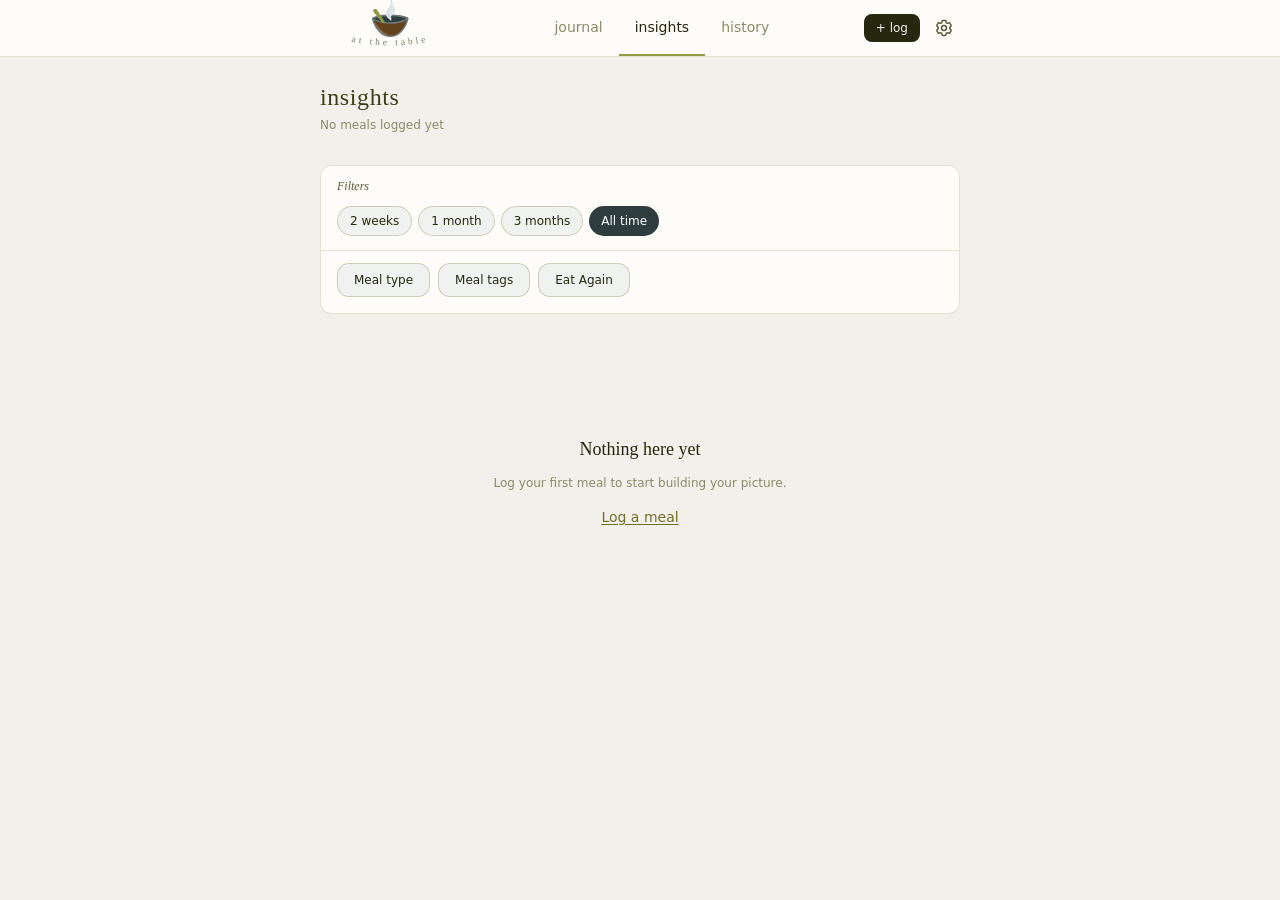
<file: insights/index.html>
<!DOCTYPE html><html lang="en" class="__variable_f367f3"><head><meta charSet="utf-8"/><meta name="viewport" content="width=device-width, initial-scale=1"/><link rel="preload" href="/_next/static/media/e4af272ccee01ff0-s.p.woff2" as="font" crossorigin="" type="font/woff2"/><link rel="stylesheet" href="/_next/static/css/db89b65e5fe3a0cb.css" data-precedence="next"/><link rel="preload" as="script" fetchPriority="low" href="/_next/static/chunks/webpack-536a02bfaea3b073.js"/><script src="/_next/static/chunks/fd9d1056-b6f716b34aaf6ca0.js" async=""></script><script src="/_next/static/chunks/117-81877726bcd27724.js" async=""></script><script src="/_next/static/chunks/main-app-d443a8162a0ba440.js" async=""></script><script src="/_next/static/chunks/890-050b3d669cbfbf7b.js" async=""></script><script src="/_next/static/chunks/648-f541ea3954b6f258.js" async=""></script><script src="/_next/static/chunks/154-6d3dc3b0590e267d.js" async=""></script><script src="/_next/static/chunks/848-af183792774a336f.js" async=""></script><script src="/_next/static/chunks/982-0aa68f8170678bd0.js" async=""></script><script src="/_next/static/chunks/699-8cffe4ca55ba6e04.js" async=""></script><script src="/_next/static/chunks/app/insights/page-c70647a4bb320194.js" async=""></script><script src="/_next/static/chunks/164f4fb6-d89272916454e223.js" async=""></script><script src="/_next/static/chunks/758-e54a7cedb0fabda7.js" async=""></script><script src="/_next/static/chunks/396-6f61d3a536bc661b.js" async=""></script><script src="/_next/static/chunks/app/layout-0d829557b589a767.js" async=""></script><link rel="preload" href="https://accounts.google.com/gsi/client" as="script"/><title>At the Table</title><meta name="description" content="The mindful food journal. What&#x27;s in the pot?"/><link rel="icon" href="/icon.svg?df5c14d7b596c966" type="image/svg+xml" sizes="any"/><meta name="next-size-adjust"/><script src="/_next/static/chunks/polyfills-42372ed130431b0a.js" noModule=""></script></head><body class="__className_f367f3 antialiased"><div class="min-h-screen bg-att-bg flex flex-col"><header class="sticky top-0 z-40 bg-att-surface border-b" style="border-color:var(--att-border)"><div class="max-w-2xl mx-auto px-4 h-16 sm:h-14 flex items-center justify-between relative"><a class="shrink-0 flex items-center gap-2.5 ml-4 sm:ml-0" href="/journal/"><div class="sm:hidden flex flex-col items-center" style="width:140px;height:50px"><svg viewBox="60 400 1700 1290" overflow="visible" fill="none" stroke-linecap="round" stroke-linejoin="round" class="cursor-pointer h-8 w-auto text-att-ink/60" aria-label="At the Table" role="img"><defs><clipPath id="utensil-clip-:R2lckq:"><rect x="-200" y="360" width="2200" height="540"></rect><path d="M96.26,833.726c-0.536,-0.54 -0.8,-0.82 -0.8,-0.82c-0,-0 4.106,0.892 5.1,-0.161c19.402,-20.543 241.561,-131.967 814.354,-131.967c588.747,0 783.934,125.081 790.137,131.967c0.096,0.107 0.144,0.161 0.144,0.161c-0,-0 -2.21,0.767 -2.261,0.82c-4.538,4.723 -209.585,216.274 -800.795,216.274c-580.513,0 -791.474,-201.78 -805.879,-216.274Z" fill="black" stroke="none"></path></clipPath></defs><path pathLength="1" vector-effect="non-scaling-stroke" stroke="var(--att-slate)" fill="var(--att-brown)" stroke-width="1.5" d="M1705.12,835.715c13.528,48.303 -206.787,822.994 -804.326,822.994c-599.014,0 -817.926,-774.179 -804.532,-822.256c0.225,-0.807 0.452,-1.613 0.68,-2.418c19.402,-20.475 243.044,-142.443 815.837,-142.443c588.747,-0 786.071,137.02 792.274,143.883c0.022,0.08 0.045,0.16 0.067,0.24Z" style="stroke-dasharray:1;stroke-dashoffset:1;fill-opacity:0"></path><path pathLength="1" vector-effect="non-scaling-stroke" stroke="none" fill="white" d="M189.089,1038.04c25.495,-10.791 188.512,237.441 301.521,341.516c133.213,122.683 343.602,226.96 339.866,241.187c-8.453,32.189 -296.076,-85.974 -422.238,-223.823c-117.599,-128.495 -232.135,-353.384 -219.149,-358.88Z" style="stroke-dasharray:1;stroke-dashoffset:1;fill-opacity:0"></path><path pathLength="1" vector-effect="non-scaling-stroke" stroke="var(--att-slate)" fill="var(--att-slate-dk)" stroke-width="1.5" d="M96.26,833.726c-0.536,-0.54 -0.8,-0.82 -0.8,-0.82c-0,-0 4.106,0.892 5.1,-0.161c19.402,-20.543 241.561,-131.967 814.354,-131.967c588.747,0 783.934,125.081 790.137,131.967c0.096,0.107 0.144,0.161 0.144,0.161c-0,-0 -2.21,0.767 -2.261,0.82c-4.538,4.723 -209.585,216.274 -800.795,216.274c-580.513,0 -791.474,-201.78 -805.879,-216.274Z" style="stroke-dasharray:1;stroke-dashoffset:1;fill-opacity:0"></path><path pathLength="1" vector-effect="non-scaling-stroke" stroke="var(--att-moss)" fill="var(--att-moss)" stroke-width="1.5" clip-path="url(#utensil-clip-:R2lckq:)" d="M781.964,1276.66c-205.954,-250.512 -413.475,-499.733 -619.429,-750.245c-2.677,-3.257 -4.612,-7.096 -6.36,-10.933c-1.702,-3.732 -3.01,-7.664 -3.939,-11.66c-0.914,-3.936 -1.429,-7.982 -1.566,-12.021c-0.137,-4.012 0.119,-8.056 0.747,-12.022c0.629,-3.966 1.635,-7.89 3.006,-11.665c1.379,-3.798 3.119,-7.487 5.206,-10.947c2.118,-3.513 4.577,-6.848 7.349,-9.872c0.012,-0.013 9.437,-8.438 9.445,-8.443c3.643,-2.12 7.096,-4.611 10.932,-6.36c3.733,-1.702 7.664,-3.009 11.66,-3.938c3.936,-0.915 7.982,-1.429 12.021,-1.567c4.013,-0.137 8.056,0.119 12.022,0.748c3.966,0.628 7.891,1.635 11.665,3.005c3.798,1.379 7.487,3.119 10.948,5.206c3.513,2.118 6.847,4.577 9.871,7.349c3.108,2.849 6.162,5.876 8.431,9.429c174.579,273.305 347.447,547.7 522.026,821.005l-4.035,2.931Z" style="stroke-dasharray:1;stroke-dashoffset:1;fill-opacity:0"></path><g transform="translate(-511, -954) scale(1.3635000000000002)"><path pathLength="1" vector-effect="non-scaling-stroke" stroke="var(--att-slate-lt)" fill="var(--att-slate-lt)" stroke-width="1.5" d="M1066.44,700.014c0,-0 6.498,95.026 6.865,95.92c0.368,0.894 -1.656,36.017 -6.865,54.274c-5.655,19.821 -14.254,45.442 -27.067,64.654c-25.06,37.576 -96.778,118.395 -116.796,163.482c-13.683,30.817 -10.418,76.149 -4.929,104.742c4.884,25.445 17.091,49.903 32.933,70.405c17.926,23.199 74.624,68.79 74.624,68.79c1.191,5.368 -65.742,-80.419 -74.624,-127.411c-4.785,-25.312 -3.04,-51.605 4.565,-75.552c9.186,-28.924 27.337,-68.534 50.551,-97.993c26.631,-33.795 58.527,-48.204 78.348,-100.916c14.831,-39.441 10.896,-110.132 5.787,-143.972c-4.273,-28.308 -23.392,-76.423 -23.392,-76.423Z" style="stroke-dasharray:1;stroke-dashoffset:1;fill-opacity:0"></path><path pathLength="1" vector-effect="non-scaling-stroke" stroke="var(--att-slate-lt)" fill="var(--att-slate-lt)" stroke-width="1.5" d="M996.418,1110.58c-8.131,27.662 18.878,86.547 18.878,86.547c0,-0 -5.637,-55.423 2.66,-74.23c12.714,-28.816 59.564,-84.181 72.804,-106.553c4.403,-7.44 3.804,-25.806 3.804,-25.806c-2.136,-2.96 -87.429,83.582 -98.146,120.042Z" style="stroke-dasharray:1;stroke-dashoffset:1;fill-opacity:0"></path><path pathLength="1" vector-effect="non-scaling-stroke" stroke="var(--att-slate-lt)" fill="var(--att-slate-lt)" stroke-width="1.5" d="M1119.11,896.732c-0,-0 19.844,38.605 23.474,59.667c3.912,22.706 7.053,52.037 -0,76.564c-14.59,50.731 -92.269,116.669 -111.631,158.509c-13.387,28.928 -7.327,65.473 -4.541,92.532c2.492,24.202 26.373,74.771 26.373,74.771c-0,-0 -10.991,-47.764 -12.471,-65.546c-2.078,-24.972 -5.688,-67.548 12.471,-88.986c27.216,-32.132 82.698,-67.271 101.767,-105.845c19.069,-38.573 23.771,-92.936 12.648,-125.597c-12.648,-37.141 -48.09,-76.069 -48.09,-76.069Z" style="stroke-dasharray:1;stroke-dashoffset:1;fill-opacity:0"></path></g></svg><svg width="140" height="20" viewBox="0 0 140 20" overflow="visible" class="pointer-events-none -mt-1" aria-hidden="true"><defs><path id="wordmark-arc" d="M 5,2 A 160,160 0 0,0 135,2"></path></defs><text font-size="9.5" letter-spacing="3" style="font-family:var(--font-serif, Georgia, serif);fill:var(--att-ink);fill-opacity:0.6"><textPath href="#wordmark-arc" startOffset="50%" text-anchor="middle">at the table</textPath></text></svg></div><div class="hidden sm:flex flex-col items-center" style="width:140px;height:38px"><svg viewBox="60 400 1700 1290" overflow="visible" fill="none" stroke-linecap="round" stroke-linejoin="round" class="cursor-pointer h-7 w-auto text-att-ink/60" aria-label="At the Table" role="img"><defs><clipPath id="utensil-clip-:R35ckq:"><rect x="-200" y="360" width="2200" height="540"></rect><path d="M96.26,833.726c-0.536,-0.54 -0.8,-0.82 -0.8,-0.82c-0,-0 4.106,0.892 5.1,-0.161c19.402,-20.543 241.561,-131.967 814.354,-131.967c588.747,0 783.934,125.081 790.137,131.967c0.096,0.107 0.144,0.161 0.144,0.161c-0,-0 -2.21,0.767 -2.261,0.82c-4.538,4.723 -209.585,216.274 -800.795,216.274c-580.513,0 -791.474,-201.78 -805.879,-216.274Z" fill="black" stroke="none"></path></clipPath></defs><path pathLength="1" vector-effect="non-scaling-stroke" stroke="var(--att-slate)" fill="var(--att-brown)" stroke-width="1.5" d="M1705.12,835.715c13.528,48.303 -206.787,822.994 -804.326,822.994c-599.014,0 -817.926,-774.179 -804.532,-822.256c0.225,-0.807 0.452,-1.613 0.68,-2.418c19.402,-20.475 243.044,-142.443 815.837,-142.443c588.747,-0 786.071,137.02 792.274,143.883c0.022,0.08 0.045,0.16 0.067,0.24Z" style="stroke-dasharray:1;stroke-dashoffset:1;fill-opacity:0"></path><path pathLength="1" vector-effect="non-scaling-stroke" stroke="none" fill="white" d="M189.089,1038.04c25.495,-10.791 188.512,237.441 301.521,341.516c133.213,122.683 343.602,226.96 339.866,241.187c-8.453,32.189 -296.076,-85.974 -422.238,-223.823c-117.599,-128.495 -232.135,-353.384 -219.149,-358.88Z" style="stroke-dasharray:1;stroke-dashoffset:1;fill-opacity:0"></path><path pathLength="1" vector-effect="non-scaling-stroke" stroke="var(--att-slate)" fill="var(--att-slate-dk)" stroke-width="1.5" d="M96.26,833.726c-0.536,-0.54 -0.8,-0.82 -0.8,-0.82c-0,-0 4.106,0.892 5.1,-0.161c19.402,-20.543 241.561,-131.967 814.354,-131.967c588.747,0 783.934,125.081 790.137,131.967c0.096,0.107 0.144,0.161 0.144,0.161c-0,-0 -2.21,0.767 -2.261,0.82c-4.538,4.723 -209.585,216.274 -800.795,216.274c-580.513,0 -791.474,-201.78 -805.879,-216.274Z" style="stroke-dasharray:1;stroke-dashoffset:1;fill-opacity:0"></path><path pathLength="1" vector-effect="non-scaling-stroke" stroke="var(--att-moss)" fill="var(--att-moss)" stroke-width="1.5" clip-path="url(#utensil-clip-:R35ckq:)" d="M781.964,1276.66c-205.954,-250.512 -413.475,-499.733 -619.429,-750.245c-2.677,-3.257 -4.612,-7.096 -6.36,-10.933c-1.702,-3.732 -3.01,-7.664 -3.939,-11.66c-0.914,-3.936 -1.429,-7.982 -1.566,-12.021c-0.137,-4.012 0.119,-8.056 0.747,-12.022c0.629,-3.966 1.635,-7.89 3.006,-11.665c1.379,-3.798 3.119,-7.487 5.206,-10.947c2.118,-3.513 4.577,-6.848 7.349,-9.872c0.012,-0.013 9.437,-8.438 9.445,-8.443c3.643,-2.12 7.096,-4.611 10.932,-6.36c3.733,-1.702 7.664,-3.009 11.66,-3.938c3.936,-0.915 7.982,-1.429 12.021,-1.567c4.013,-0.137 8.056,0.119 12.022,0.748c3.966,0.628 7.891,1.635 11.665,3.005c3.798,1.379 7.487,3.119 10.948,5.206c3.513,2.118 6.847,4.577 9.871,7.349c3.108,2.849 6.162,5.876 8.431,9.429c174.579,273.305 347.447,547.7 522.026,821.005l-4.035,2.931Z" style="stroke-dasharray:1;stroke-dashoffset:1;fill-opacity:0"></path><g transform="translate(-511, -954) scale(1.3635000000000002)"><path pathLength="1" vector-effect="non-scaling-stroke" stroke="var(--att-slate-lt)" fill="var(--att-slate-lt)" stroke-width="1.5" d="M1066.44,700.014c0,-0 6.498,95.026 6.865,95.92c0.368,0.894 -1.656,36.017 -6.865,54.274c-5.655,19.821 -14.254,45.442 -27.067,64.654c-25.06,37.576 -96.778,118.395 -116.796,163.482c-13.683,30.817 -10.418,76.149 -4.929,104.742c4.884,25.445 17.091,49.903 32.933,70.405c17.926,23.199 74.624,68.79 74.624,68.79c1.191,5.368 -65.742,-80.419 -74.624,-127.411c-4.785,-25.312 -3.04,-51.605 4.565,-75.552c9.186,-28.924 27.337,-68.534 50.551,-97.993c26.631,-33.795 58.527,-48.204 78.348,-100.916c14.831,-39.441 10.896,-110.132 5.787,-143.972c-4.273,-28.308 -23.392,-76.423 -23.392,-76.423Z" style="stroke-dasharray:1;stroke-dashoffset:1;fill-opacity:0"></path><path pathLength="1" vector-effect="non-scaling-stroke" stroke="var(--att-slate-lt)" fill="var(--att-slate-lt)" stroke-width="1.5" d="M996.418,1110.58c-8.131,27.662 18.878,86.547 18.878,86.547c0,-0 -5.637,-55.423 2.66,-74.23c12.714,-28.816 59.564,-84.181 72.804,-106.553c4.403,-7.44 3.804,-25.806 3.804,-25.806c-2.136,-2.96 -87.429,83.582 -98.146,120.042Z" style="stroke-dasharray:1;stroke-dashoffset:1;fill-opacity:0"></path><path pathLength="1" vector-effect="non-scaling-stroke" stroke="var(--att-slate-lt)" fill="var(--att-slate-lt)" stroke-width="1.5" d="M1119.11,896.732c-0,-0 19.844,38.605 23.474,59.667c3.912,22.706 7.053,52.037 -0,76.564c-14.59,50.731 -92.269,116.669 -111.631,158.509c-13.387,28.928 -7.327,65.473 -4.541,92.532c2.492,24.202 26.373,74.771 26.373,74.771c-0,-0 -10.991,-47.764 -12.471,-65.546c-2.078,-24.972 -5.688,-67.548 12.471,-88.986c27.216,-32.132 82.698,-67.271 101.767,-105.845c19.069,-38.573 23.771,-92.936 12.648,-125.597c-12.648,-37.141 -48.09,-76.069 -48.09,-76.069Z" style="stroke-dasharray:1;stroke-dashoffset:1;fill-opacity:0"></path></g></svg><svg width="140" height="14" viewBox="0 0 140 14" overflow="visible" class="pointer-events-none -mt-1" aria-hidden="true"><defs><path id="wordmark-arc-desktop" d="M 5,2 A 210,210 0 0,0 135,2"></path></defs><text font-size="9.5" letter-spacing="3" style="font-family:var(--font-serif, Georgia, serif);fill:var(--att-ink);fill-opacity:0.6"><textPath href="#wordmark-arc-desktop" startOffset="50%" text-anchor="middle">at the table</textPath></text></svg></div></a><nav class="hidden sm:flex"><a class="font-sans text-sm px-4 h-14 inline-flex items-center border-b-2 transition-colors text-att-text-lt hover:text-att-ink border-transparent" href="/journal/">journal</a><a class="font-sans text-sm px-4 h-14 inline-flex items-center border-b-2 transition-colors text-att-ink font-medium border-att-moss" href="/insights/">insights</a><a class="font-sans text-sm px-4 h-14 inline-flex items-center border-b-2 transition-colors text-att-text-lt hover:text-att-ink border-transparent" href="/history/">history</a></nav><div class="flex items-center gap-2"><a class="font-sans text-sm sm:text-xs bg-att-ink text-att-bg px-4 py-2 sm:px-3 sm:py-1.5 rounded-lg hover:bg-att-olive-dk transition-colors" href="/entry/">+ log</a><a class="text-att-text-md hover:text-att-ink transition-colors p-2 sm:p-1.5" aria-label="Settings" href="/settings/"><svg class="w-6 h-6 sm:w-5 sm:h-5" fill="none" stroke="currentColor" stroke-width="1.75" viewBox="0 0 24 24" aria-hidden="true"><path stroke-linecap="round" stroke-linejoin="round" d="M9.594 3.94c.09-.542.56-.94 1.11-.94h2.593c.55 0 1.02.398 1.11.94l.213 1.281c.063.374.313.686.645.87.074.04.147.083.22.127.325.196.72.257 1.075.124l1.217-.456a1.125 1.125 0 0 1 1.37.49l1.296 2.247a1.125 1.125 0 0 1-.26 1.431l-1.003.827c-.293.241-.438.613-.43.992a7.723 7.723 0 0 1 0 .255c-.008.378.137.75.43.991l1.004.827c.424.35.534.955.26 1.43l-1.298 2.247a1.125 1.125 0 0 1-1.369.491l-1.217-.456c-.355-.133-.75-.072-1.076.124a6.47 6.47 0 0 1-.22.128c-.331.183-.581.495-.644.869l-.213 1.281c-.09.543-.56.94-1.11.94h-2.594c-.55 0-1.019-.398-1.11-.94l-.213-1.281c-.062-.374-.312-.686-.644-.87a6.52 6.52 0 0 1-.22-.127c-.325-.196-.72-.257-1.076-.124l-1.217.456a1.125 1.125 0 0 1-1.369-.49l-1.297-2.247a1.125 1.125 0 0 1 .26-1.431l1.004-.827c.292-.24.437-.613.43-.991a6.932 6.932 0 0 1 0-.255c.007-.38-.138-.751-.43-.992l-1.004-.827a1.125 1.125 0 0 1-.26-1.43l1.297-2.247a1.125 1.125 0 0 1 1.37-.491l1.216.456c.356.133.751.072 1.076-.124.072-.044.146-.086.22-.128.332-.183.582-.495.644-.869l.214-1.28Z"></path><path stroke-linecap="round" stroke-linejoin="round" d="M15 12a3 3 0 1 1-6 0 3 3 0 0 1 6 0Z"></path></svg></a></div></div></header><main class="flex-1 max-w-2xl mx-auto w-full px-4 py-6 pb-28 sm:pb-6"><div class="space-y-8"><div class="flex items-start justify-between gap-4"><div><h1 class="font-serif lowercase text-2xl tracking-wide text-att-moss-dk">Insights</h1><p class="font-sans text-xs text-att-text-lt mt-1">No meals logged yet</p></div></div><div class="bg-att-surface rounded-att" style="border:1px solid var(--att-border)"><div class="px-4 pt-3 pb-3 space-y-3"><p class="font-serif text-xs italic text-att-text-md">Filters</p><div class="overflow-x-auto pb-0.5"><div class="flex gap-1.5"><button type="button" class="font-sans text-xs px-3 py-1.5 rounded-full transition-colors whitespace-nowrap bg-att-slate-lt/40 text-att-ink hover:bg-att-slate-lt/60" style="border:1px solid var(--att-border-md)">2 weeks</button><button type="button" class="font-sans text-xs px-3 py-1.5 rounded-full transition-colors whitespace-nowrap bg-att-slate-lt/40 text-att-ink hover:bg-att-slate-lt/60" style="border:1px solid var(--att-border-md)">1 month</button><button type="button" class="font-sans text-xs px-3 py-1.5 rounded-full transition-colors whitespace-nowrap bg-att-slate-lt/40 text-att-ink hover:bg-att-slate-lt/60" style="border:1px solid var(--att-border-md)">3 months</button><button type="button" class="font-sans text-xs px-3 py-1.5 rounded-full transition-colors whitespace-nowrap bg-att-slate-dk text-white" style="border:none">All time</button></div></div></div><div class="px-4 py-3" style="border-top:1px solid var(--att-border)"><div class="flex items-center gap-2 overflow-x-auto sm:overflow-visible pb-1"><div class="relative"><button type="button" class="font-sans text-xs px-4 py-2 rounded-xl transition-colors whitespace-nowrap flex items-center gap-1.5 shrink-0 bg-att-slate-lt/40 text-att-ink hover:bg-att-slate-lt/60" style="border:1px solid var(--att-border-md)">Meal type</button></div><div class="relative"><button type="button" class="font-sans text-xs px-4 py-2 rounded-xl transition-colors whitespace-nowrap flex items-center gap-1.5 shrink-0 bg-att-slate-lt/40 text-att-ink hover:bg-att-slate-lt/60" style="border:1px solid var(--att-border-md)">Meal tags</button></div><div class="relative"><button type="button" class="font-sans text-xs px-4 py-2 rounded-xl transition-colors whitespace-nowrap flex items-center gap-1.5 shrink-0 bg-att-slate-lt/40 text-att-ink hover:bg-att-slate-lt/60" style="border:1px solid var(--att-border-md)">Eat Again</button></div></div></div></div><div class="flex flex-col items-center justify-center min-h-[30vh] text-center gap-3 px-4"><p class="font-serif text-lg text-att-ink">Nothing here yet</p><p class="font-sans text-xs text-att-text-lt">Log your first meal to start building your picture.</p><a href="/entry" class="font-sans text-sm text-att-olive hover:text-att-olive-dk transition-colors underline underline-offset-2 mt-1">Log a meal</a></div></div></main><nav class="sm:hidden fixed bottom-0 left-0 right-0 z-40 bg-att-surface flex justify-evenly px-4 pt-2" style="border-top:0.5px solid var(--att-border);padding-bottom:calc(env(safe-area-inset-bottom) + 8px)"><a class="flex items-center justify-center py-3 px-7 rounded-2xl transition-colors text-att-text-lt" href="/journal/"><span class="font-sans text-sm">journal</span></a><a class="flex items-center justify-center py-3 px-7 rounded-2xl transition-colors bg-att-olive-lt text-att-olive-dk font-medium" style="border:1px solid var(--att-border)" href="/insights/"><span class="font-sans text-sm">insights</span></a><a class="flex items-center justify-center py-3 px-7 rounded-2xl transition-colors text-att-text-lt" href="/history/"><span class="font-sans text-sm">history</span></a></nav></div><script src="/_next/static/chunks/webpack-536a02bfaea3b073.js" async=""></script><script>(self.__next_f=self.__next_f||[]).push([0]);self.__next_f.push([2,null])</script><script>self.__next_f.push([1,"1:HL[\"/_next/static/media/e4af272ccee01ff0-s.p.woff2\",\"font\",{\"crossOrigin\":\"\",\"type\":\"font/woff2\"}]\n2:HL[\"/_next/static/css/db89b65e5fe3a0cb.css\",\"style\"]\n"])</script><script>self.__next_f.push([1,"3:I[2846,[],\"\"]\n5:I[9107,[],\"ClientPageRoot\"]\n6:I[87,[\"890\",\"static/chunks/890-050b3d669cbfbf7b.js\",\"648\",\"static/chunks/648-f541ea3954b6f258.js\",\"154\",\"static/chunks/154-6d3dc3b0590e267d.js\",\"848\",\"static/chunks/848-af183792774a336f.js\",\"982\",\"static/chunks/982-0aa68f8170678bd0.js\",\"699\",\"static/chunks/699-8cffe4ca55ba6e04.js\",\"341\",\"static/chunks/app/insights/page-c70647a4bb320194.js\"],\"default\",1]\n7:I[4707,[],\"\"]\n8:I[6423,[],\"\"]\n9:I[7749,[\"505\",\"static/chunks/164f4fb6-d89272916454e223.js\",\"890\",\"static/chunks/890-050b3d669cbfbf7b.js\",\"648\",\"static/chunks/648-f541ea3954b6f258.js\",\"758\",\"static/chunks/758-e54a7cedb0fabda7.js\",\"396\",\"static/chunks/396-6f61d3a536bc661b.js\",\"154\",\"static/chunks/154-6d3dc3b0590e267d.js\",\"848\",\"static/chunks/848-af183792774a336f.js\",\"185\",\"static/chunks/app/layout-0d829557b589a767.js\"],\"default\",1]\nc:I[1060,[],\"\"]\na:{}\nd:[]\n"])</script><script>self.__next_f.push([1,"0:[\"$\",\"$L3\",null,{\"buildId\":\"ZpiNVUn5Vz5prYzmc3TW3\",\"assetPrefix\":\"\",\"urlParts\":[\"\",\"insights\",\"\"],\"initialTree\":[\"\",{\"children\":[\"insights\",{\"children\":[\"__PAGE__\",{}]}]},\"$undefined\",\"$undefined\",true],\"initialSeedData\":[\"\",{\"children\":[\"insights\",{\"children\":[\"__PAGE__\",{},[[\"$L4\",[\"$\",\"$L5\",null,{\"props\":{\"params\":{},\"searchParams\":{}},\"Component\":\"$6\"}],null],null],null]},[null,[\"$\",\"$L7\",null,{\"parallelRouterKey\":\"children\",\"segmentPath\":[\"children\",\"insights\",\"children\"],\"error\":\"$undefined\",\"errorStyles\":\"$undefined\",\"errorScripts\":\"$undefined\",\"template\":[\"$\",\"$L8\",null,{}],\"templateStyles\":\"$undefined\",\"templateScripts\":\"$undefined\",\"notFound\":\"$undefined\",\"notFoundStyles\":\"$undefined\"}]],null]},[[[[\"$\",\"link\",\"0\",{\"rel\":\"stylesheet\",\"href\":\"/_next/static/css/db89b65e5fe3a0cb.css\",\"precedence\":\"next\",\"crossOrigin\":\"$undefined\"}]],[\"$\",\"$L9\",null,{\"children\":[\"$\",\"$L7\",null,{\"parallelRouterKey\":\"children\",\"segmentPath\":[\"children\"],\"error\":\"$undefined\",\"errorStyles\":\"$undefined\",\"errorScripts\":\"$undefined\",\"template\":[\"$\",\"$L8\",null,{}],\"templateStyles\":\"$undefined\",\"templateScripts\":\"$undefined\",\"notFound\":[[\"$\",\"title\",null,{\"children\":\"404: This page could not be found.\"}],[\"$\",\"div\",null,{\"style\":{\"fontFamily\":\"system-ui,\\\"Segoe UI\\\",Roboto,Helvetica,Arial,sans-serif,\\\"Apple Color Emoji\\\",\\\"Segoe UI Emoji\\\"\",\"height\":\"100vh\",\"textAlign\":\"center\",\"display\":\"flex\",\"flexDirection\":\"column\",\"alignItems\":\"center\",\"justifyContent\":\"center\"},\"children\":[\"$\",\"div\",null,{\"children\":[[\"$\",\"style\",null,{\"dangerouslySetInnerHTML\":{\"__html\":\"body{color:#000;background:#fff;margin:0}.next-error-h1{border-right:1px solid rgba(0,0,0,.3)}@media (prefers-color-scheme:dark){body{color:#fff;background:#000}.next-error-h1{border-right:1px solid rgba(255,255,255,.3)}}\"}}],[\"$\",\"h1\",null,{\"className\":\"next-error-h1\",\"style\":{\"display\":\"inline-block\",\"margin\":\"0 20px 0 0\",\"padding\":\"0 23px 0 0\",\"fontSize\":24,\"fontWeight\":500,\"verticalAlign\":\"top\",\"lineHeight\":\"49px\"},\"children\":\"404\"}],[\"$\",\"div\",null,{\"style\":{\"display\":\"inline-block\"},\"children\":[\"$\",\"h2\",null,{\"style\":{\"fontSize\":14,\"fontWeight\":400,\"lineHeight\":\"49px\",\"margin\":0},\"children\":\"This page could not be found.\"}]}]]}]}]],\"notFoundStyles\":[]}],\"params\":\"$a\"}]],null],null],\"couldBeIntercepted\":false,\"initialHead\":[null,\"$Lb\"],\"globalErrorComponent\":\"$c\",\"missingSlots\":\"$Wd\"}]\n"])</script><script>self.__next_f.push([1,"b:[[\"$\",\"meta\",\"0\",{\"name\":\"viewport\",\"content\":\"width=device-width, initial-scale=1\"}],[\"$\",\"meta\",\"1\",{\"charSet\":\"utf-8\"}],[\"$\",\"link\",\"2\",{\"rel\":\"icon\",\"href\":\"/icon.svg?df5c14d7b596c966\",\"type\":\"image/svg+xml\",\"sizes\":\"any\"}],[\"$\",\"meta\",\"3\",{\"name\":\"next-size-adjust\"}]]\n4:null\n"])</script></body></html>
</file>
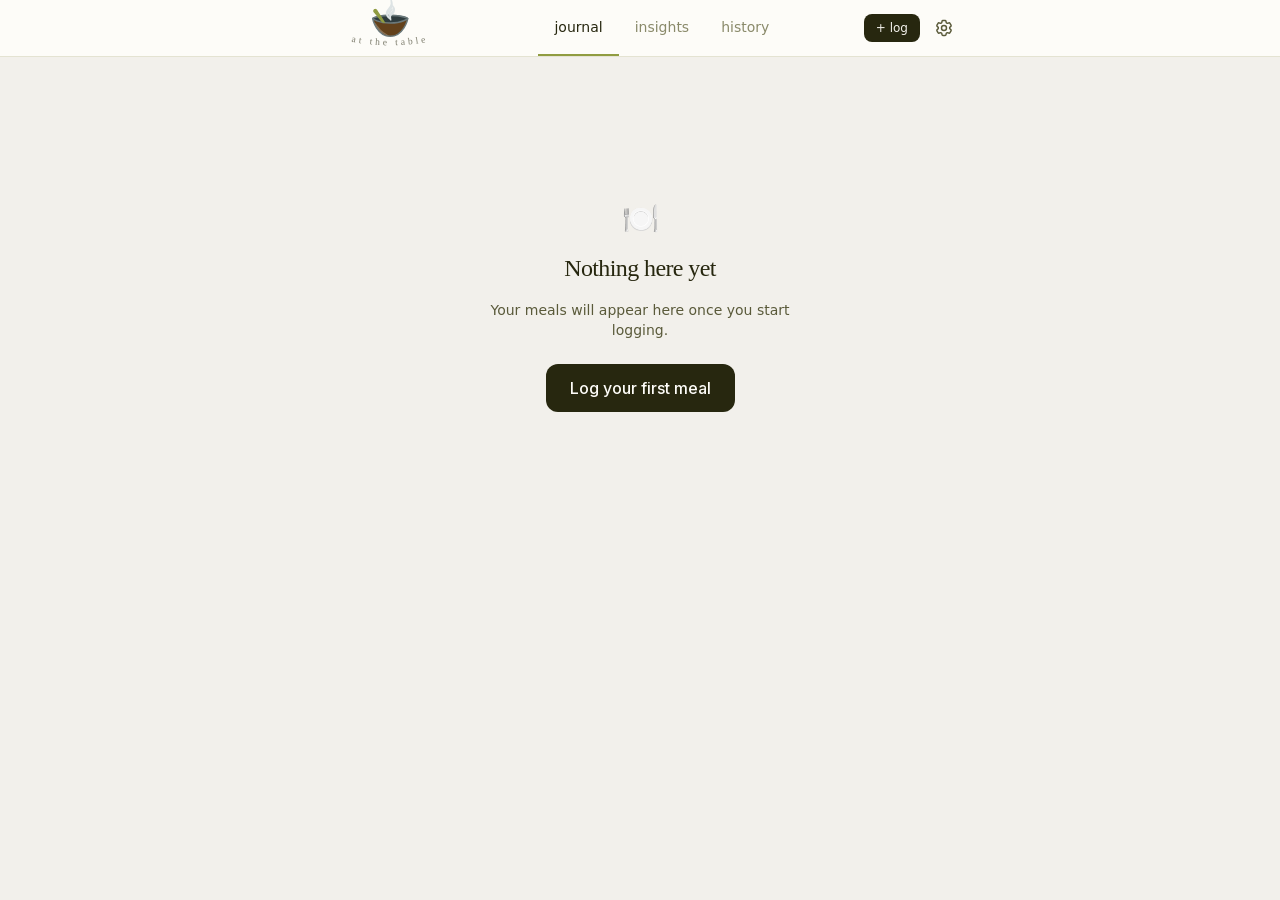
<file: journal/index.html>
<!DOCTYPE html><html lang="en" class="__variable_f367f3"><head><meta charSet="utf-8"/><meta name="viewport" content="width=device-width, initial-scale=1"/><link rel="preload" href="/_next/static/media/e4af272ccee01ff0-s.p.woff2" as="font" crossorigin="" type="font/woff2"/><link rel="stylesheet" href="/_next/static/css/db89b65e5fe3a0cb.css" data-precedence="next"/><link rel="preload" as="script" fetchPriority="low" href="/_next/static/chunks/webpack-536a02bfaea3b073.js"/><script src="/_next/static/chunks/fd9d1056-b6f716b34aaf6ca0.js" async=""></script><script src="/_next/static/chunks/117-81877726bcd27724.js" async=""></script><script src="/_next/static/chunks/main-app-d443a8162a0ba440.js" async=""></script><script src="/_next/static/chunks/890-050b3d669cbfbf7b.js" async=""></script><script src="/_next/static/chunks/648-f541ea3954b6f258.js" async=""></script><script src="/_next/static/chunks/154-6d3dc3b0590e267d.js" async=""></script><script src="/_next/static/chunks/848-af183792774a336f.js" async=""></script><script src="/_next/static/chunks/982-0aa68f8170678bd0.js" async=""></script><script src="/_next/static/chunks/699-8cffe4ca55ba6e04.js" async=""></script><script src="/_next/static/chunks/11-3340b7d402a8b12b.js" async=""></script><script src="/_next/static/chunks/app/journal/page-f2020a93dc7b53b1.js" async=""></script><script src="/_next/static/chunks/164f4fb6-d89272916454e223.js" async=""></script><script src="/_next/static/chunks/758-e54a7cedb0fabda7.js" async=""></script><script src="/_next/static/chunks/396-6f61d3a536bc661b.js" async=""></script><script src="/_next/static/chunks/app/layout-0d829557b589a767.js" async=""></script><link rel="preload" href="https://accounts.google.com/gsi/client" as="script"/><title>At the Table</title><meta name="description" content="The mindful food journal. What&#x27;s in the pot?"/><link rel="icon" href="/icon.svg?df5c14d7b596c966" type="image/svg+xml" sizes="any"/><meta name="next-size-adjust"/><script src="/_next/static/chunks/polyfills-42372ed130431b0a.js" noModule=""></script></head><body class="__className_f367f3 antialiased"><div class="min-h-screen bg-att-bg flex flex-col"><header class="sticky top-0 z-40 bg-att-surface border-b" style="border-color:var(--att-border)"><div class="max-w-2xl mx-auto px-4 h-16 sm:h-14 flex items-center justify-between relative"><a class="shrink-0 flex items-center gap-2.5 ml-4 sm:ml-0" href="/journal/"><div class="sm:hidden flex flex-col items-center" style="width:140px;height:50px"><svg viewBox="60 400 1700 1290" overflow="visible" fill="none" stroke-linecap="round" stroke-linejoin="round" class="cursor-pointer h-8 w-auto text-att-ink/60" aria-label="At the Table" role="img"><defs><clipPath id="utensil-clip-:R2lckq:"><rect x="-200" y="360" width="2200" height="540"></rect><path d="M96.26,833.726c-0.536,-0.54 -0.8,-0.82 -0.8,-0.82c-0,-0 4.106,0.892 5.1,-0.161c19.402,-20.543 241.561,-131.967 814.354,-131.967c588.747,0 783.934,125.081 790.137,131.967c0.096,0.107 0.144,0.161 0.144,0.161c-0,-0 -2.21,0.767 -2.261,0.82c-4.538,4.723 -209.585,216.274 -800.795,216.274c-580.513,0 -791.474,-201.78 -805.879,-216.274Z" fill="black" stroke="none"></path></clipPath></defs><path pathLength="1" vector-effect="non-scaling-stroke" stroke="var(--att-slate)" fill="var(--att-brown)" stroke-width="1.5" d="M1705.12,835.715c13.528,48.303 -206.787,822.994 -804.326,822.994c-599.014,0 -817.926,-774.179 -804.532,-822.256c0.225,-0.807 0.452,-1.613 0.68,-2.418c19.402,-20.475 243.044,-142.443 815.837,-142.443c588.747,-0 786.071,137.02 792.274,143.883c0.022,0.08 0.045,0.16 0.067,0.24Z" style="stroke-dasharray:1;stroke-dashoffset:1;fill-opacity:0"></path><path pathLength="1" vector-effect="non-scaling-stroke" stroke="none" fill="white" d="M189.089,1038.04c25.495,-10.791 188.512,237.441 301.521,341.516c133.213,122.683 343.602,226.96 339.866,241.187c-8.453,32.189 -296.076,-85.974 -422.238,-223.823c-117.599,-128.495 -232.135,-353.384 -219.149,-358.88Z" style="stroke-dasharray:1;stroke-dashoffset:1;fill-opacity:0"></path><path pathLength="1" vector-effect="non-scaling-stroke" stroke="var(--att-slate)" fill="var(--att-slate-dk)" stroke-width="1.5" d="M96.26,833.726c-0.536,-0.54 -0.8,-0.82 -0.8,-0.82c-0,-0 4.106,0.892 5.1,-0.161c19.402,-20.543 241.561,-131.967 814.354,-131.967c588.747,0 783.934,125.081 790.137,131.967c0.096,0.107 0.144,0.161 0.144,0.161c-0,-0 -2.21,0.767 -2.261,0.82c-4.538,4.723 -209.585,216.274 -800.795,216.274c-580.513,0 -791.474,-201.78 -805.879,-216.274Z" style="stroke-dasharray:1;stroke-dashoffset:1;fill-opacity:0"></path><path pathLength="1" vector-effect="non-scaling-stroke" stroke="var(--att-moss)" fill="var(--att-moss)" stroke-width="1.5" clip-path="url(#utensil-clip-:R2lckq:)" d="M781.964,1276.66c-205.954,-250.512 -413.475,-499.733 -619.429,-750.245c-2.677,-3.257 -4.612,-7.096 -6.36,-10.933c-1.702,-3.732 -3.01,-7.664 -3.939,-11.66c-0.914,-3.936 -1.429,-7.982 -1.566,-12.021c-0.137,-4.012 0.119,-8.056 0.747,-12.022c0.629,-3.966 1.635,-7.89 3.006,-11.665c1.379,-3.798 3.119,-7.487 5.206,-10.947c2.118,-3.513 4.577,-6.848 7.349,-9.872c0.012,-0.013 9.437,-8.438 9.445,-8.443c3.643,-2.12 7.096,-4.611 10.932,-6.36c3.733,-1.702 7.664,-3.009 11.66,-3.938c3.936,-0.915 7.982,-1.429 12.021,-1.567c4.013,-0.137 8.056,0.119 12.022,0.748c3.966,0.628 7.891,1.635 11.665,3.005c3.798,1.379 7.487,3.119 10.948,5.206c3.513,2.118 6.847,4.577 9.871,7.349c3.108,2.849 6.162,5.876 8.431,9.429c174.579,273.305 347.447,547.7 522.026,821.005l-4.035,2.931Z" style="stroke-dasharray:1;stroke-dashoffset:1;fill-opacity:0"></path><g transform="translate(-511, -954) scale(1.3635000000000002)"><path pathLength="1" vector-effect="non-scaling-stroke" stroke="var(--att-slate-lt)" fill="var(--att-slate-lt)" stroke-width="1.5" d="M1066.44,700.014c0,-0 6.498,95.026 6.865,95.92c0.368,0.894 -1.656,36.017 -6.865,54.274c-5.655,19.821 -14.254,45.442 -27.067,64.654c-25.06,37.576 -96.778,118.395 -116.796,163.482c-13.683,30.817 -10.418,76.149 -4.929,104.742c4.884,25.445 17.091,49.903 32.933,70.405c17.926,23.199 74.624,68.79 74.624,68.79c1.191,5.368 -65.742,-80.419 -74.624,-127.411c-4.785,-25.312 -3.04,-51.605 4.565,-75.552c9.186,-28.924 27.337,-68.534 50.551,-97.993c26.631,-33.795 58.527,-48.204 78.348,-100.916c14.831,-39.441 10.896,-110.132 5.787,-143.972c-4.273,-28.308 -23.392,-76.423 -23.392,-76.423Z" style="stroke-dasharray:1;stroke-dashoffset:1;fill-opacity:0"></path><path pathLength="1" vector-effect="non-scaling-stroke" stroke="var(--att-slate-lt)" fill="var(--att-slate-lt)" stroke-width="1.5" d="M996.418,1110.58c-8.131,27.662 18.878,86.547 18.878,86.547c0,-0 -5.637,-55.423 2.66,-74.23c12.714,-28.816 59.564,-84.181 72.804,-106.553c4.403,-7.44 3.804,-25.806 3.804,-25.806c-2.136,-2.96 -87.429,83.582 -98.146,120.042Z" style="stroke-dasharray:1;stroke-dashoffset:1;fill-opacity:0"></path><path pathLength="1" vector-effect="non-scaling-stroke" stroke="var(--att-slate-lt)" fill="var(--att-slate-lt)" stroke-width="1.5" d="M1119.11,896.732c-0,-0 19.844,38.605 23.474,59.667c3.912,22.706 7.053,52.037 -0,76.564c-14.59,50.731 -92.269,116.669 -111.631,158.509c-13.387,28.928 -7.327,65.473 -4.541,92.532c2.492,24.202 26.373,74.771 26.373,74.771c-0,-0 -10.991,-47.764 -12.471,-65.546c-2.078,-24.972 -5.688,-67.548 12.471,-88.986c27.216,-32.132 82.698,-67.271 101.767,-105.845c19.069,-38.573 23.771,-92.936 12.648,-125.597c-12.648,-37.141 -48.09,-76.069 -48.09,-76.069Z" style="stroke-dasharray:1;stroke-dashoffset:1;fill-opacity:0"></path></g></svg><svg width="140" height="20" viewBox="0 0 140 20" overflow="visible" class="pointer-events-none -mt-1" aria-hidden="true"><defs><path id="wordmark-arc" d="M 5,2 A 160,160 0 0,0 135,2"></path></defs><text font-size="9.5" letter-spacing="3" style="font-family:var(--font-serif, Georgia, serif);fill:var(--att-ink);fill-opacity:0.6"><textPath href="#wordmark-arc" startOffset="50%" text-anchor="middle">at the table</textPath></text></svg></div><div class="hidden sm:flex flex-col items-center" style="width:140px;height:38px"><svg viewBox="60 400 1700 1290" overflow="visible" fill="none" stroke-linecap="round" stroke-linejoin="round" class="cursor-pointer h-7 w-auto text-att-ink/60" aria-label="At the Table" role="img"><defs><clipPath id="utensil-clip-:R35ckq:"><rect x="-200" y="360" width="2200" height="540"></rect><path d="M96.26,833.726c-0.536,-0.54 -0.8,-0.82 -0.8,-0.82c-0,-0 4.106,0.892 5.1,-0.161c19.402,-20.543 241.561,-131.967 814.354,-131.967c588.747,0 783.934,125.081 790.137,131.967c0.096,0.107 0.144,0.161 0.144,0.161c-0,-0 -2.21,0.767 -2.261,0.82c-4.538,4.723 -209.585,216.274 -800.795,216.274c-580.513,0 -791.474,-201.78 -805.879,-216.274Z" fill="black" stroke="none"></path></clipPath></defs><path pathLength="1" vector-effect="non-scaling-stroke" stroke="var(--att-slate)" fill="var(--att-brown)" stroke-width="1.5" d="M1705.12,835.715c13.528,48.303 -206.787,822.994 -804.326,822.994c-599.014,0 -817.926,-774.179 -804.532,-822.256c0.225,-0.807 0.452,-1.613 0.68,-2.418c19.402,-20.475 243.044,-142.443 815.837,-142.443c588.747,-0 786.071,137.02 792.274,143.883c0.022,0.08 0.045,0.16 0.067,0.24Z" style="stroke-dasharray:1;stroke-dashoffset:1;fill-opacity:0"></path><path pathLength="1" vector-effect="non-scaling-stroke" stroke="none" fill="white" d="M189.089,1038.04c25.495,-10.791 188.512,237.441 301.521,341.516c133.213,122.683 343.602,226.96 339.866,241.187c-8.453,32.189 -296.076,-85.974 -422.238,-223.823c-117.599,-128.495 -232.135,-353.384 -219.149,-358.88Z" style="stroke-dasharray:1;stroke-dashoffset:1;fill-opacity:0"></path><path pathLength="1" vector-effect="non-scaling-stroke" stroke="var(--att-slate)" fill="var(--att-slate-dk)" stroke-width="1.5" d="M96.26,833.726c-0.536,-0.54 -0.8,-0.82 -0.8,-0.82c-0,-0 4.106,0.892 5.1,-0.161c19.402,-20.543 241.561,-131.967 814.354,-131.967c588.747,0 783.934,125.081 790.137,131.967c0.096,0.107 0.144,0.161 0.144,0.161c-0,-0 -2.21,0.767 -2.261,0.82c-4.538,4.723 -209.585,216.274 -800.795,216.274c-580.513,0 -791.474,-201.78 -805.879,-216.274Z" style="stroke-dasharray:1;stroke-dashoffset:1;fill-opacity:0"></path><path pathLength="1" vector-effect="non-scaling-stroke" stroke="var(--att-moss)" fill="var(--att-moss)" stroke-width="1.5" clip-path="url(#utensil-clip-:R35ckq:)" d="M781.964,1276.66c-205.954,-250.512 -413.475,-499.733 -619.429,-750.245c-2.677,-3.257 -4.612,-7.096 -6.36,-10.933c-1.702,-3.732 -3.01,-7.664 -3.939,-11.66c-0.914,-3.936 -1.429,-7.982 -1.566,-12.021c-0.137,-4.012 0.119,-8.056 0.747,-12.022c0.629,-3.966 1.635,-7.89 3.006,-11.665c1.379,-3.798 3.119,-7.487 5.206,-10.947c2.118,-3.513 4.577,-6.848 7.349,-9.872c0.012,-0.013 9.437,-8.438 9.445,-8.443c3.643,-2.12 7.096,-4.611 10.932,-6.36c3.733,-1.702 7.664,-3.009 11.66,-3.938c3.936,-0.915 7.982,-1.429 12.021,-1.567c4.013,-0.137 8.056,0.119 12.022,0.748c3.966,0.628 7.891,1.635 11.665,3.005c3.798,1.379 7.487,3.119 10.948,5.206c3.513,2.118 6.847,4.577 9.871,7.349c3.108,2.849 6.162,5.876 8.431,9.429c174.579,273.305 347.447,547.7 522.026,821.005l-4.035,2.931Z" style="stroke-dasharray:1;stroke-dashoffset:1;fill-opacity:0"></path><g transform="translate(-511, -954) scale(1.3635000000000002)"><path pathLength="1" vector-effect="non-scaling-stroke" stroke="var(--att-slate-lt)" fill="var(--att-slate-lt)" stroke-width="1.5" d="M1066.44,700.014c0,-0 6.498,95.026 6.865,95.92c0.368,0.894 -1.656,36.017 -6.865,54.274c-5.655,19.821 -14.254,45.442 -27.067,64.654c-25.06,37.576 -96.778,118.395 -116.796,163.482c-13.683,30.817 -10.418,76.149 -4.929,104.742c4.884,25.445 17.091,49.903 32.933,70.405c17.926,23.199 74.624,68.79 74.624,68.79c1.191,5.368 -65.742,-80.419 -74.624,-127.411c-4.785,-25.312 -3.04,-51.605 4.565,-75.552c9.186,-28.924 27.337,-68.534 50.551,-97.993c26.631,-33.795 58.527,-48.204 78.348,-100.916c14.831,-39.441 10.896,-110.132 5.787,-143.972c-4.273,-28.308 -23.392,-76.423 -23.392,-76.423Z" style="stroke-dasharray:1;stroke-dashoffset:1;fill-opacity:0"></path><path pathLength="1" vector-effect="non-scaling-stroke" stroke="var(--att-slate-lt)" fill="var(--att-slate-lt)" stroke-width="1.5" d="M996.418,1110.58c-8.131,27.662 18.878,86.547 18.878,86.547c0,-0 -5.637,-55.423 2.66,-74.23c12.714,-28.816 59.564,-84.181 72.804,-106.553c4.403,-7.44 3.804,-25.806 3.804,-25.806c-2.136,-2.96 -87.429,83.582 -98.146,120.042Z" style="stroke-dasharray:1;stroke-dashoffset:1;fill-opacity:0"></path><path pathLength="1" vector-effect="non-scaling-stroke" stroke="var(--att-slate-lt)" fill="var(--att-slate-lt)" stroke-width="1.5" d="M1119.11,896.732c-0,-0 19.844,38.605 23.474,59.667c3.912,22.706 7.053,52.037 -0,76.564c-14.59,50.731 -92.269,116.669 -111.631,158.509c-13.387,28.928 -7.327,65.473 -4.541,92.532c2.492,24.202 26.373,74.771 26.373,74.771c-0,-0 -10.991,-47.764 -12.471,-65.546c-2.078,-24.972 -5.688,-67.548 12.471,-88.986c27.216,-32.132 82.698,-67.271 101.767,-105.845c19.069,-38.573 23.771,-92.936 12.648,-125.597c-12.648,-37.141 -48.09,-76.069 -48.09,-76.069Z" style="stroke-dasharray:1;stroke-dashoffset:1;fill-opacity:0"></path></g></svg><svg width="140" height="14" viewBox="0 0 140 14" overflow="visible" class="pointer-events-none -mt-1" aria-hidden="true"><defs><path id="wordmark-arc-desktop" d="M 5,2 A 210,210 0 0,0 135,2"></path></defs><text font-size="9.5" letter-spacing="3" style="font-family:var(--font-serif, Georgia, serif);fill:var(--att-ink);fill-opacity:0.6"><textPath href="#wordmark-arc-desktop" startOffset="50%" text-anchor="middle">at the table</textPath></text></svg></div></a><nav class="hidden sm:flex"><a class="font-sans text-sm px-4 h-14 inline-flex items-center border-b-2 transition-colors text-att-ink font-medium border-att-moss" href="/journal/">journal</a><a class="font-sans text-sm px-4 h-14 inline-flex items-center border-b-2 transition-colors text-att-text-lt hover:text-att-ink border-transparent" href="/insights/">insights</a><a class="font-sans text-sm px-4 h-14 inline-flex items-center border-b-2 transition-colors text-att-text-lt hover:text-att-ink border-transparent" href="/history/">history</a></nav><div class="flex items-center gap-2"><a class="font-sans text-sm sm:text-xs bg-att-ink text-att-bg px-4 py-2 sm:px-3 sm:py-1.5 rounded-lg hover:bg-att-olive-dk transition-colors" href="/entry/">+ log</a><a class="text-att-text-md hover:text-att-ink transition-colors p-2 sm:p-1.5" aria-label="Settings" href="/settings/"><svg class="w-6 h-6 sm:w-5 sm:h-5" fill="none" stroke="currentColor" stroke-width="1.75" viewBox="0 0 24 24" aria-hidden="true"><path stroke-linecap="round" stroke-linejoin="round" d="M9.594 3.94c.09-.542.56-.94 1.11-.94h2.593c.55 0 1.02.398 1.11.94l.213 1.281c.063.374.313.686.645.87.074.04.147.083.22.127.325.196.72.257 1.075.124l1.217-.456a1.125 1.125 0 0 1 1.37.49l1.296 2.247a1.125 1.125 0 0 1-.26 1.431l-1.003.827c-.293.241-.438.613-.43.992a7.723 7.723 0 0 1 0 .255c-.008.378.137.75.43.991l1.004.827c.424.35.534.955.26 1.43l-1.298 2.247a1.125 1.125 0 0 1-1.369.491l-1.217-.456c-.355-.133-.75-.072-1.076.124a6.47 6.47 0 0 1-.22.128c-.331.183-.581.495-.644.869l-.213 1.281c-.09.543-.56.94-1.11.94h-2.594c-.55 0-1.019-.398-1.11-.94l-.213-1.281c-.062-.374-.312-.686-.644-.87a6.52 6.52 0 0 1-.22-.127c-.325-.196-.72-.257-1.076-.124l-1.217.456a1.125 1.125 0 0 1-1.369-.49l-1.297-2.247a1.125 1.125 0 0 1 .26-1.431l1.004-.827c.292-.24.437-.613.43-.991a6.932 6.932 0 0 1 0-.255c.007-.38-.138-.751-.43-.992l-1.004-.827a1.125 1.125 0 0 1-.26-1.43l1.297-2.247a1.125 1.125 0 0 1 1.37-.491l1.216.456c.356.133.751.072 1.076-.124.072-.044.146-.086.22-.128.332-.183.582-.495.644-.869l.214-1.28Z"></path><path stroke-linecap="round" stroke-linejoin="round" d="M15 12a3 3 0 1 1-6 0 3 3 0 0 1 6 0Z"></path></svg></a></div></div></header><main class="flex-1 max-w-2xl mx-auto w-full px-4 py-6 pb-28 sm:pb-6"><div class="flex flex-col items-center justify-center min-h-[50vh] text-center gap-4 px-4"><p class="text-3xl">🍽️</p><h1 class="font-serif text-2xl tracking-tight text-att-ink">Nothing here yet</h1><p class="font-sans text-sm text-att-text-md max-w-xs">Your meals will appear here once you start logging.</p><div class="flex flex-col items-center gap-2 mt-2"><a class="btn-primary" href="/entry/">Log your first meal</a></div></div></main><nav class="sm:hidden fixed bottom-0 left-0 right-0 z-40 bg-att-surface flex justify-evenly px-4 pt-2" style="border-top:0.5px solid var(--att-border);padding-bottom:calc(env(safe-area-inset-bottom) + 8px)"><a class="flex items-center justify-center py-3 px-7 rounded-2xl transition-colors bg-att-olive-lt text-att-olive-dk font-medium" style="border:1px solid var(--att-border)" href="/journal/"><span class="font-sans text-sm">journal</span></a><a class="flex items-center justify-center py-3 px-7 rounded-2xl transition-colors text-att-text-lt" href="/insights/"><span class="font-sans text-sm">insights</span></a><a class="flex items-center justify-center py-3 px-7 rounded-2xl transition-colors text-att-text-lt" href="/history/"><span class="font-sans text-sm">history</span></a></nav></div><script src="/_next/static/chunks/webpack-536a02bfaea3b073.js" async=""></script><script>(self.__next_f=self.__next_f||[]).push([0]);self.__next_f.push([2,null])</script><script>self.__next_f.push([1,"1:HL[\"/_next/static/media/e4af272ccee01ff0-s.p.woff2\",\"font\",{\"crossOrigin\":\"\",\"type\":\"font/woff2\"}]\n2:HL[\"/_next/static/css/db89b65e5fe3a0cb.css\",\"style\"]\n"])</script><script>self.__next_f.push([1,"3:I[2846,[],\"\"]\n5:I[9107,[],\"ClientPageRoot\"]\n6:I[7795,[\"890\",\"static/chunks/890-050b3d669cbfbf7b.js\",\"648\",\"static/chunks/648-f541ea3954b6f258.js\",\"154\",\"static/chunks/154-6d3dc3b0590e267d.js\",\"848\",\"static/chunks/848-af183792774a336f.js\",\"982\",\"static/chunks/982-0aa68f8170678bd0.js\",\"699\",\"static/chunks/699-8cffe4ca55ba6e04.js\",\"11\",\"static/chunks/11-3340b7d402a8b12b.js\",\"961\",\"static/chunks/app/journal/page-f2020a93dc7b53b1.js\"],\"default\",1]\n7:I[4707,[],\"\"]\n8:I[6423,[],\"\"]\n9:I[7749,[\"505\",\"static/chunks/164f4fb6-d89272916454e223.js\",\"890\",\"static/chunks/890-050b3d669cbfbf7b.js\",\"648\",\"static/chunks/648-f541ea3954b6f258.js\",\"758\",\"static/chunks/758-e54a7cedb0fabda7.js\",\"396\",\"static/chunks/396-6f61d3a536bc661b.js\",\"154\",\"static/chunks/154-6d3dc3b0590e267d.js\",\"848\",\"static/chunks/848-af183792774a336f.js\",\"185\",\"static/chunks/app/layout-0d829557b589a767.js\"],\"default\",1]\nc:I[1060,[],\"\"]\na:{}\nd:[]\n"])</script><script>self.__next_f.push([1,"0:[\"$\",\"$L3\",null,{\"buildId\":\"ZpiNVUn5Vz5prYzmc3TW3\",\"assetPrefix\":\"\",\"urlParts\":[\"\",\"journal\",\"\"],\"initialTree\":[\"\",{\"children\":[\"journal\",{\"children\":[\"__PAGE__\",{}]}]},\"$undefined\",\"$undefined\",true],\"initialSeedData\":[\"\",{\"children\":[\"journal\",{\"children\":[\"__PAGE__\",{},[[\"$L4\",[\"$\",\"$L5\",null,{\"props\":{\"params\":{},\"searchParams\":{}},\"Component\":\"$6\"}],null],null],null]},[null,[\"$\",\"$L7\",null,{\"parallelRouterKey\":\"children\",\"segmentPath\":[\"children\",\"journal\",\"children\"],\"error\":\"$undefined\",\"errorStyles\":\"$undefined\",\"errorScripts\":\"$undefined\",\"template\":[\"$\",\"$L8\",null,{}],\"templateStyles\":\"$undefined\",\"templateScripts\":\"$undefined\",\"notFound\":\"$undefined\",\"notFoundStyles\":\"$undefined\"}]],null]},[[[[\"$\",\"link\",\"0\",{\"rel\":\"stylesheet\",\"href\":\"/_next/static/css/db89b65e5fe3a0cb.css\",\"precedence\":\"next\",\"crossOrigin\":\"$undefined\"}]],[\"$\",\"$L9\",null,{\"children\":[\"$\",\"$L7\",null,{\"parallelRouterKey\":\"children\",\"segmentPath\":[\"children\"],\"error\":\"$undefined\",\"errorStyles\":\"$undefined\",\"errorScripts\":\"$undefined\",\"template\":[\"$\",\"$L8\",null,{}],\"templateStyles\":\"$undefined\",\"templateScripts\":\"$undefined\",\"notFound\":[[\"$\",\"title\",null,{\"children\":\"404: This page could not be found.\"}],[\"$\",\"div\",null,{\"style\":{\"fontFamily\":\"system-ui,\\\"Segoe UI\\\",Roboto,Helvetica,Arial,sans-serif,\\\"Apple Color Emoji\\\",\\\"Segoe UI Emoji\\\"\",\"height\":\"100vh\",\"textAlign\":\"center\",\"display\":\"flex\",\"flexDirection\":\"column\",\"alignItems\":\"center\",\"justifyContent\":\"center\"},\"children\":[\"$\",\"div\",null,{\"children\":[[\"$\",\"style\",null,{\"dangerouslySetInnerHTML\":{\"__html\":\"body{color:#000;background:#fff;margin:0}.next-error-h1{border-right:1px solid rgba(0,0,0,.3)}@media (prefers-color-scheme:dark){body{color:#fff;background:#000}.next-error-h1{border-right:1px solid rgba(255,255,255,.3)}}\"}}],[\"$\",\"h1\",null,{\"className\":\"next-error-h1\",\"style\":{\"display\":\"inline-block\",\"margin\":\"0 20px 0 0\",\"padding\":\"0 23px 0 0\",\"fontSize\":24,\"fontWeight\":500,\"verticalAlign\":\"top\",\"lineHeight\":\"49px\"},\"children\":\"404\"}],[\"$\",\"div\",null,{\"style\":{\"display\":\"inline-block\"},\"children\":[\"$\",\"h2\",null,{\"style\":{\"fontSize\":14,\"fontWeight\":400,\"lineHeight\":\"49px\",\"margin\":0},\"children\":\"This page could not be found.\"}]}]]}]}]],\"notFoundStyles\":[]}],\"params\":\"$a\"}]],null],null],\"couldBeIntercepted\":false,\"initialHead\":[null,\"$Lb\"],\"globalErrorComponent\":\"$c\",\"missingSlots\":\"$Wd\"}]\n"])</script><script>self.__next_f.push([1,"b:[[\"$\",\"meta\",\"0\",{\"name\":\"viewport\",\"content\":\"width=device-width, initial-scale=1\"}],[\"$\",\"meta\",\"1\",{\"charSet\":\"utf-8\"}],[\"$\",\"link\",\"2\",{\"rel\":\"icon\",\"href\":\"/icon.svg?df5c14d7b596c966\",\"type\":\"image/svg+xml\",\"sizes\":\"any\"}],[\"$\",\"meta\",\"3\",{\"name\":\"next-size-adjust\"}]]\n4:null\n"])</script></body></html>
</file>
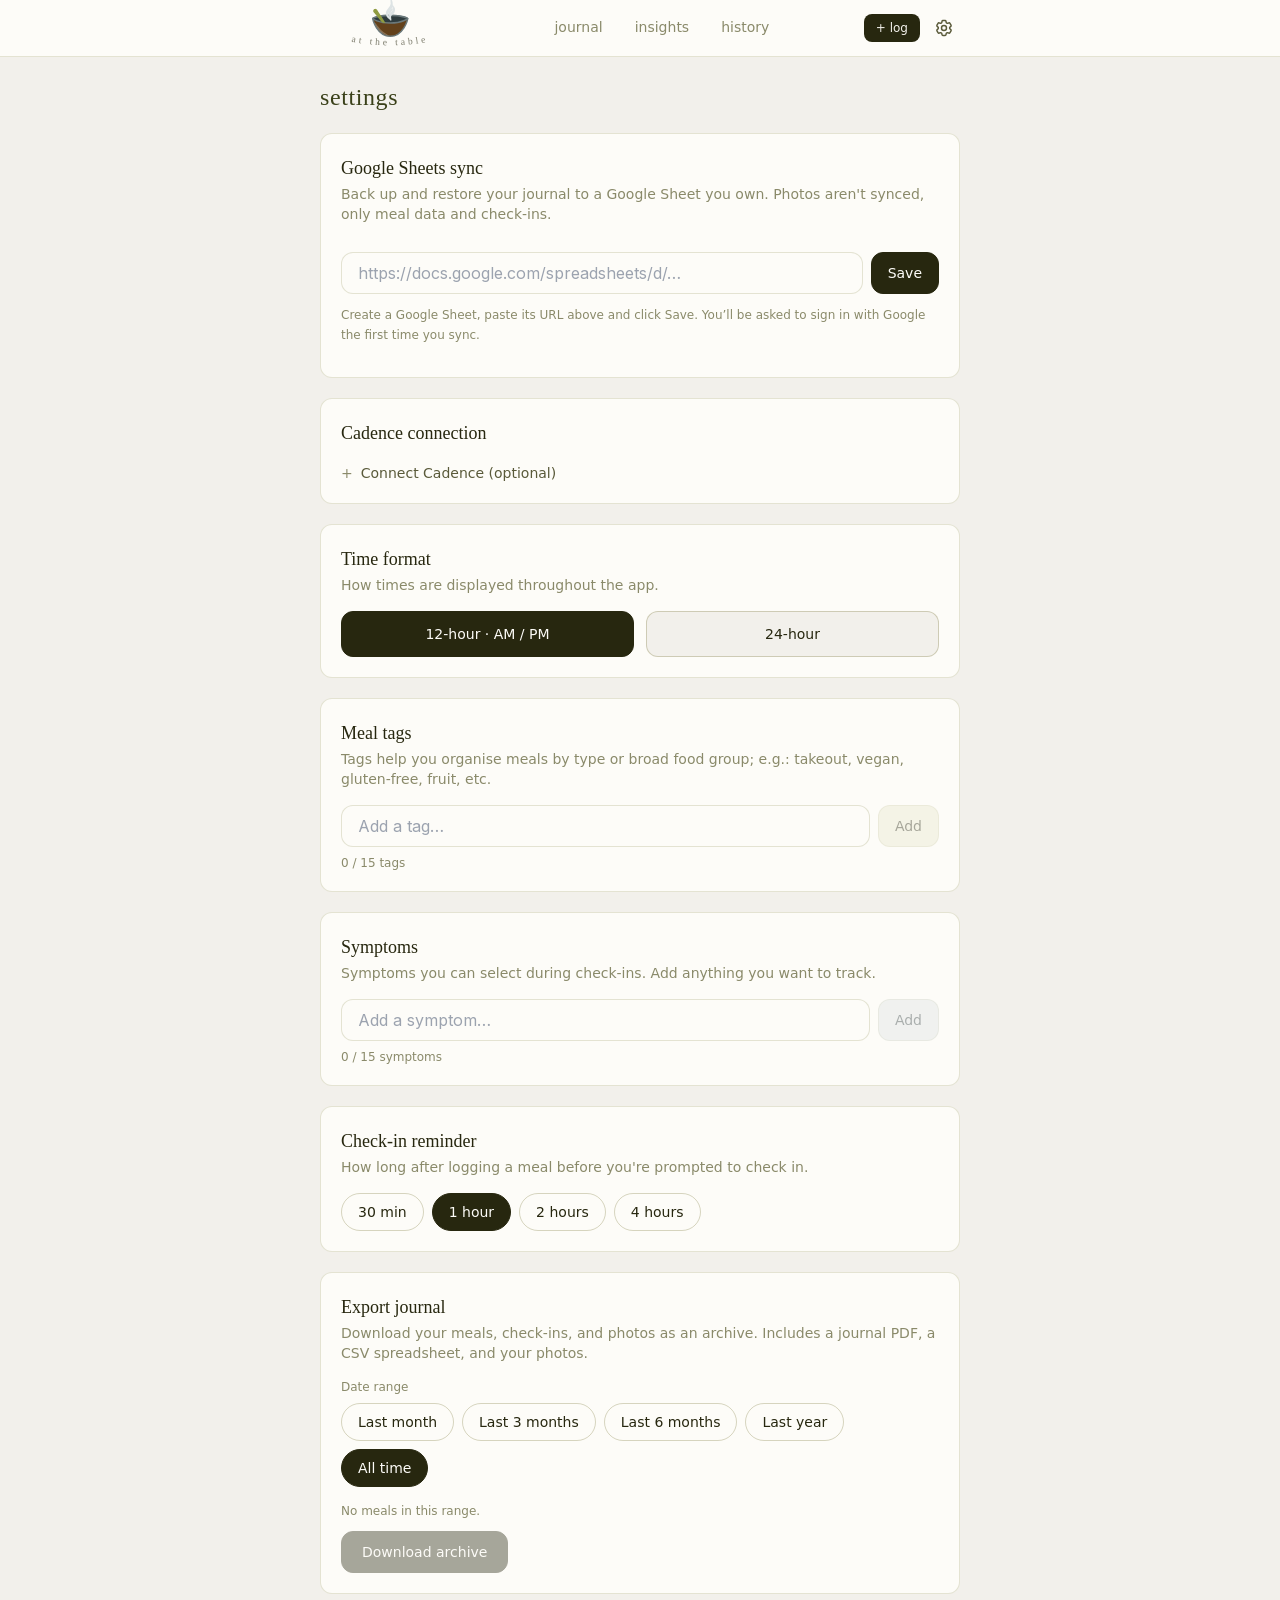
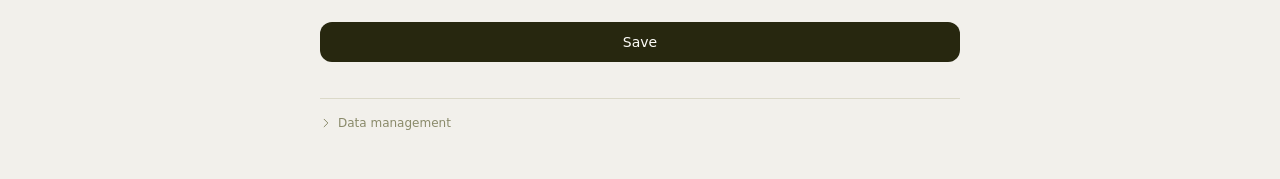
<file: settings/index.html>
<!DOCTYPE html><html lang="en" class="__variable_f367f3"><head><meta charSet="utf-8"/><meta name="viewport" content="width=device-width, initial-scale=1"/><link rel="preload" href="/_next/static/media/e4af272ccee01ff0-s.p.woff2" as="font" crossorigin="" type="font/woff2"/><link rel="stylesheet" href="/_next/static/css/db89b65e5fe3a0cb.css" data-precedence="next"/><link rel="preload" as="script" fetchPriority="low" href="/_next/static/chunks/webpack-536a02bfaea3b073.js"/><script src="/_next/static/chunks/fd9d1056-b6f716b34aaf6ca0.js" async=""></script><script src="/_next/static/chunks/117-81877726bcd27724.js" async=""></script><script src="/_next/static/chunks/main-app-d443a8162a0ba440.js" async=""></script><script src="/_next/static/chunks/164f4fb6-d89272916454e223.js" async=""></script><script src="/_next/static/chunks/890-050b3d669cbfbf7b.js" async=""></script><script src="/_next/static/chunks/758-e54a7cedb0fabda7.js" async=""></script><script src="/_next/static/chunks/154-6d3dc3b0590e267d.js" async=""></script><script src="/_next/static/chunks/848-af183792774a336f.js" async=""></script><script src="/_next/static/chunks/699-8cffe4ca55ba6e04.js" async=""></script><script src="/_next/static/chunks/app/settings/page-a6d844f11df511ba.js" async=""></script><script src="/_next/static/chunks/648-f541ea3954b6f258.js" async=""></script><script src="/_next/static/chunks/396-6f61d3a536bc661b.js" async=""></script><script src="/_next/static/chunks/app/layout-0d829557b589a767.js" async=""></script><link rel="preload" href="https://accounts.google.com/gsi/client" as="script"/><title>At the Table</title><meta name="description" content="The mindful food journal. What&#x27;s in the pot?"/><link rel="icon" href="/icon.svg?df5c14d7b596c966" type="image/svg+xml" sizes="any"/><meta name="next-size-adjust"/><script src="/_next/static/chunks/polyfills-42372ed130431b0a.js" noModule=""></script></head><body class="__className_f367f3 antialiased"><div class="min-h-screen bg-att-bg flex flex-col"><header class="sticky top-0 z-40 bg-att-surface border-b" style="border-color:var(--att-border)"><div class="max-w-2xl mx-auto px-4 h-16 sm:h-14 flex items-center justify-between relative"><a class="shrink-0 flex items-center gap-2.5 ml-4 sm:ml-0" href="/journal/"><div class="sm:hidden flex flex-col items-center" style="width:140px;height:50px"><svg viewBox="60 400 1700 1290" overflow="visible" fill="none" stroke-linecap="round" stroke-linejoin="round" class="cursor-pointer h-8 w-auto text-att-ink/60" aria-label="At the Table" role="img"><defs><clipPath id="utensil-clip-:R2lckq:"><rect x="-200" y="360" width="2200" height="540"></rect><path d="M96.26,833.726c-0.536,-0.54 -0.8,-0.82 -0.8,-0.82c-0,-0 4.106,0.892 5.1,-0.161c19.402,-20.543 241.561,-131.967 814.354,-131.967c588.747,0 783.934,125.081 790.137,131.967c0.096,0.107 0.144,0.161 0.144,0.161c-0,-0 -2.21,0.767 -2.261,0.82c-4.538,4.723 -209.585,216.274 -800.795,216.274c-580.513,0 -791.474,-201.78 -805.879,-216.274Z" fill="black" stroke="none"></path></clipPath></defs><path pathLength="1" vector-effect="non-scaling-stroke" stroke="var(--att-slate)" fill="var(--att-brown)" stroke-width="1.5" d="M1705.12,835.715c13.528,48.303 -206.787,822.994 -804.326,822.994c-599.014,0 -817.926,-774.179 -804.532,-822.256c0.225,-0.807 0.452,-1.613 0.68,-2.418c19.402,-20.475 243.044,-142.443 815.837,-142.443c588.747,-0 786.071,137.02 792.274,143.883c0.022,0.08 0.045,0.16 0.067,0.24Z" style="stroke-dasharray:1;stroke-dashoffset:1;fill-opacity:0"></path><path pathLength="1" vector-effect="non-scaling-stroke" stroke="none" fill="white" d="M189.089,1038.04c25.495,-10.791 188.512,237.441 301.521,341.516c133.213,122.683 343.602,226.96 339.866,241.187c-8.453,32.189 -296.076,-85.974 -422.238,-223.823c-117.599,-128.495 -232.135,-353.384 -219.149,-358.88Z" style="stroke-dasharray:1;stroke-dashoffset:1;fill-opacity:0"></path><path pathLength="1" vector-effect="non-scaling-stroke" stroke="var(--att-slate)" fill="var(--att-slate-dk)" stroke-width="1.5" d="M96.26,833.726c-0.536,-0.54 -0.8,-0.82 -0.8,-0.82c-0,-0 4.106,0.892 5.1,-0.161c19.402,-20.543 241.561,-131.967 814.354,-131.967c588.747,0 783.934,125.081 790.137,131.967c0.096,0.107 0.144,0.161 0.144,0.161c-0,-0 -2.21,0.767 -2.261,0.82c-4.538,4.723 -209.585,216.274 -800.795,216.274c-580.513,0 -791.474,-201.78 -805.879,-216.274Z" style="stroke-dasharray:1;stroke-dashoffset:1;fill-opacity:0"></path><path pathLength="1" vector-effect="non-scaling-stroke" stroke="var(--att-moss)" fill="var(--att-moss)" stroke-width="1.5" clip-path="url(#utensil-clip-:R2lckq:)" d="M781.964,1276.66c-205.954,-250.512 -413.475,-499.733 -619.429,-750.245c-2.677,-3.257 -4.612,-7.096 -6.36,-10.933c-1.702,-3.732 -3.01,-7.664 -3.939,-11.66c-0.914,-3.936 -1.429,-7.982 -1.566,-12.021c-0.137,-4.012 0.119,-8.056 0.747,-12.022c0.629,-3.966 1.635,-7.89 3.006,-11.665c1.379,-3.798 3.119,-7.487 5.206,-10.947c2.118,-3.513 4.577,-6.848 7.349,-9.872c0.012,-0.013 9.437,-8.438 9.445,-8.443c3.643,-2.12 7.096,-4.611 10.932,-6.36c3.733,-1.702 7.664,-3.009 11.66,-3.938c3.936,-0.915 7.982,-1.429 12.021,-1.567c4.013,-0.137 8.056,0.119 12.022,0.748c3.966,0.628 7.891,1.635 11.665,3.005c3.798,1.379 7.487,3.119 10.948,5.206c3.513,2.118 6.847,4.577 9.871,7.349c3.108,2.849 6.162,5.876 8.431,9.429c174.579,273.305 347.447,547.7 522.026,821.005l-4.035,2.931Z" style="stroke-dasharray:1;stroke-dashoffset:1;fill-opacity:0"></path><g transform="translate(-511, -954) scale(1.3635000000000002)"><path pathLength="1" vector-effect="non-scaling-stroke" stroke="var(--att-slate-lt)" fill="var(--att-slate-lt)" stroke-width="1.5" d="M1066.44,700.014c0,-0 6.498,95.026 6.865,95.92c0.368,0.894 -1.656,36.017 -6.865,54.274c-5.655,19.821 -14.254,45.442 -27.067,64.654c-25.06,37.576 -96.778,118.395 -116.796,163.482c-13.683,30.817 -10.418,76.149 -4.929,104.742c4.884,25.445 17.091,49.903 32.933,70.405c17.926,23.199 74.624,68.79 74.624,68.79c1.191,5.368 -65.742,-80.419 -74.624,-127.411c-4.785,-25.312 -3.04,-51.605 4.565,-75.552c9.186,-28.924 27.337,-68.534 50.551,-97.993c26.631,-33.795 58.527,-48.204 78.348,-100.916c14.831,-39.441 10.896,-110.132 5.787,-143.972c-4.273,-28.308 -23.392,-76.423 -23.392,-76.423Z" style="stroke-dasharray:1;stroke-dashoffset:1;fill-opacity:0"></path><path pathLength="1" vector-effect="non-scaling-stroke" stroke="var(--att-slate-lt)" fill="var(--att-slate-lt)" stroke-width="1.5" d="M996.418,1110.58c-8.131,27.662 18.878,86.547 18.878,86.547c0,-0 -5.637,-55.423 2.66,-74.23c12.714,-28.816 59.564,-84.181 72.804,-106.553c4.403,-7.44 3.804,-25.806 3.804,-25.806c-2.136,-2.96 -87.429,83.582 -98.146,120.042Z" style="stroke-dasharray:1;stroke-dashoffset:1;fill-opacity:0"></path><path pathLength="1" vector-effect="non-scaling-stroke" stroke="var(--att-slate-lt)" fill="var(--att-slate-lt)" stroke-width="1.5" d="M1119.11,896.732c-0,-0 19.844,38.605 23.474,59.667c3.912,22.706 7.053,52.037 -0,76.564c-14.59,50.731 -92.269,116.669 -111.631,158.509c-13.387,28.928 -7.327,65.473 -4.541,92.532c2.492,24.202 26.373,74.771 26.373,74.771c-0,-0 -10.991,-47.764 -12.471,-65.546c-2.078,-24.972 -5.688,-67.548 12.471,-88.986c27.216,-32.132 82.698,-67.271 101.767,-105.845c19.069,-38.573 23.771,-92.936 12.648,-125.597c-12.648,-37.141 -48.09,-76.069 -48.09,-76.069Z" style="stroke-dasharray:1;stroke-dashoffset:1;fill-opacity:0"></path></g></svg><svg width="140" height="20" viewBox="0 0 140 20" overflow="visible" class="pointer-events-none -mt-1" aria-hidden="true"><defs><path id="wordmark-arc" d="M 5,2 A 160,160 0 0,0 135,2"></path></defs><text font-size="9.5" letter-spacing="3" style="font-family:var(--font-serif, Georgia, serif);fill:var(--att-ink);fill-opacity:0.6"><textPath href="#wordmark-arc" startOffset="50%" text-anchor="middle">at the table</textPath></text></svg></div><div class="hidden sm:flex flex-col items-center" style="width:140px;height:38px"><svg viewBox="60 400 1700 1290" overflow="visible" fill="none" stroke-linecap="round" stroke-linejoin="round" class="cursor-pointer h-7 w-auto text-att-ink/60" aria-label="At the Table" role="img"><defs><clipPath id="utensil-clip-:R35ckq:"><rect x="-200" y="360" width="2200" height="540"></rect><path d="M96.26,833.726c-0.536,-0.54 -0.8,-0.82 -0.8,-0.82c-0,-0 4.106,0.892 5.1,-0.161c19.402,-20.543 241.561,-131.967 814.354,-131.967c588.747,0 783.934,125.081 790.137,131.967c0.096,0.107 0.144,0.161 0.144,0.161c-0,-0 -2.21,0.767 -2.261,0.82c-4.538,4.723 -209.585,216.274 -800.795,216.274c-580.513,0 -791.474,-201.78 -805.879,-216.274Z" fill="black" stroke="none"></path></clipPath></defs><path pathLength="1" vector-effect="non-scaling-stroke" stroke="var(--att-slate)" fill="var(--att-brown)" stroke-width="1.5" d="M1705.12,835.715c13.528,48.303 -206.787,822.994 -804.326,822.994c-599.014,0 -817.926,-774.179 -804.532,-822.256c0.225,-0.807 0.452,-1.613 0.68,-2.418c19.402,-20.475 243.044,-142.443 815.837,-142.443c588.747,-0 786.071,137.02 792.274,143.883c0.022,0.08 0.045,0.16 0.067,0.24Z" style="stroke-dasharray:1;stroke-dashoffset:1;fill-opacity:0"></path><path pathLength="1" vector-effect="non-scaling-stroke" stroke="none" fill="white" d="M189.089,1038.04c25.495,-10.791 188.512,237.441 301.521,341.516c133.213,122.683 343.602,226.96 339.866,241.187c-8.453,32.189 -296.076,-85.974 -422.238,-223.823c-117.599,-128.495 -232.135,-353.384 -219.149,-358.88Z" style="stroke-dasharray:1;stroke-dashoffset:1;fill-opacity:0"></path><path pathLength="1" vector-effect="non-scaling-stroke" stroke="var(--att-slate)" fill="var(--att-slate-dk)" stroke-width="1.5" d="M96.26,833.726c-0.536,-0.54 -0.8,-0.82 -0.8,-0.82c-0,-0 4.106,0.892 5.1,-0.161c19.402,-20.543 241.561,-131.967 814.354,-131.967c588.747,0 783.934,125.081 790.137,131.967c0.096,0.107 0.144,0.161 0.144,0.161c-0,-0 -2.21,0.767 -2.261,0.82c-4.538,4.723 -209.585,216.274 -800.795,216.274c-580.513,0 -791.474,-201.78 -805.879,-216.274Z" style="stroke-dasharray:1;stroke-dashoffset:1;fill-opacity:0"></path><path pathLength="1" vector-effect="non-scaling-stroke" stroke="var(--att-moss)" fill="var(--att-moss)" stroke-width="1.5" clip-path="url(#utensil-clip-:R35ckq:)" d="M781.964,1276.66c-205.954,-250.512 -413.475,-499.733 -619.429,-750.245c-2.677,-3.257 -4.612,-7.096 -6.36,-10.933c-1.702,-3.732 -3.01,-7.664 -3.939,-11.66c-0.914,-3.936 -1.429,-7.982 -1.566,-12.021c-0.137,-4.012 0.119,-8.056 0.747,-12.022c0.629,-3.966 1.635,-7.89 3.006,-11.665c1.379,-3.798 3.119,-7.487 5.206,-10.947c2.118,-3.513 4.577,-6.848 7.349,-9.872c0.012,-0.013 9.437,-8.438 9.445,-8.443c3.643,-2.12 7.096,-4.611 10.932,-6.36c3.733,-1.702 7.664,-3.009 11.66,-3.938c3.936,-0.915 7.982,-1.429 12.021,-1.567c4.013,-0.137 8.056,0.119 12.022,0.748c3.966,0.628 7.891,1.635 11.665,3.005c3.798,1.379 7.487,3.119 10.948,5.206c3.513,2.118 6.847,4.577 9.871,7.349c3.108,2.849 6.162,5.876 8.431,9.429c174.579,273.305 347.447,547.7 522.026,821.005l-4.035,2.931Z" style="stroke-dasharray:1;stroke-dashoffset:1;fill-opacity:0"></path><g transform="translate(-511, -954) scale(1.3635000000000002)"><path pathLength="1" vector-effect="non-scaling-stroke" stroke="var(--att-slate-lt)" fill="var(--att-slate-lt)" stroke-width="1.5" d="M1066.44,700.014c0,-0 6.498,95.026 6.865,95.92c0.368,0.894 -1.656,36.017 -6.865,54.274c-5.655,19.821 -14.254,45.442 -27.067,64.654c-25.06,37.576 -96.778,118.395 -116.796,163.482c-13.683,30.817 -10.418,76.149 -4.929,104.742c4.884,25.445 17.091,49.903 32.933,70.405c17.926,23.199 74.624,68.79 74.624,68.79c1.191,5.368 -65.742,-80.419 -74.624,-127.411c-4.785,-25.312 -3.04,-51.605 4.565,-75.552c9.186,-28.924 27.337,-68.534 50.551,-97.993c26.631,-33.795 58.527,-48.204 78.348,-100.916c14.831,-39.441 10.896,-110.132 5.787,-143.972c-4.273,-28.308 -23.392,-76.423 -23.392,-76.423Z" style="stroke-dasharray:1;stroke-dashoffset:1;fill-opacity:0"></path><path pathLength="1" vector-effect="non-scaling-stroke" stroke="var(--att-slate-lt)" fill="var(--att-slate-lt)" stroke-width="1.5" d="M996.418,1110.58c-8.131,27.662 18.878,86.547 18.878,86.547c0,-0 -5.637,-55.423 2.66,-74.23c12.714,-28.816 59.564,-84.181 72.804,-106.553c4.403,-7.44 3.804,-25.806 3.804,-25.806c-2.136,-2.96 -87.429,83.582 -98.146,120.042Z" style="stroke-dasharray:1;stroke-dashoffset:1;fill-opacity:0"></path><path pathLength="1" vector-effect="non-scaling-stroke" stroke="var(--att-slate-lt)" fill="var(--att-slate-lt)" stroke-width="1.5" d="M1119.11,896.732c-0,-0 19.844,38.605 23.474,59.667c3.912,22.706 7.053,52.037 -0,76.564c-14.59,50.731 -92.269,116.669 -111.631,158.509c-13.387,28.928 -7.327,65.473 -4.541,92.532c2.492,24.202 26.373,74.771 26.373,74.771c-0,-0 -10.991,-47.764 -12.471,-65.546c-2.078,-24.972 -5.688,-67.548 12.471,-88.986c27.216,-32.132 82.698,-67.271 101.767,-105.845c19.069,-38.573 23.771,-92.936 12.648,-125.597c-12.648,-37.141 -48.09,-76.069 -48.09,-76.069Z" style="stroke-dasharray:1;stroke-dashoffset:1;fill-opacity:0"></path></g></svg><svg width="140" height="14" viewBox="0 0 140 14" overflow="visible" class="pointer-events-none -mt-1" aria-hidden="true"><defs><path id="wordmark-arc-desktop" d="M 5,2 A 210,210 0 0,0 135,2"></path></defs><text font-size="9.5" letter-spacing="3" style="font-family:var(--font-serif, Georgia, serif);fill:var(--att-ink);fill-opacity:0.6"><textPath href="#wordmark-arc-desktop" startOffset="50%" text-anchor="middle">at the table</textPath></text></svg></div></a><nav class="hidden sm:flex"><a class="font-sans text-sm px-4 h-14 inline-flex items-center border-b-2 transition-colors text-att-text-lt hover:text-att-ink border-transparent" href="/journal/">journal</a><a class="font-sans text-sm px-4 h-14 inline-flex items-center border-b-2 transition-colors text-att-text-lt hover:text-att-ink border-transparent" href="/insights/">insights</a><a class="font-sans text-sm px-4 h-14 inline-flex items-center border-b-2 transition-colors text-att-text-lt hover:text-att-ink border-transparent" href="/history/">history</a></nav><div class="flex items-center gap-2"><a class="font-sans text-sm sm:text-xs bg-att-ink text-att-bg px-4 py-2 sm:px-3 sm:py-1.5 rounded-lg hover:bg-att-olive-dk transition-colors" href="/entry/">+ log</a><a class="text-att-text-md hover:text-att-ink transition-colors p-2 sm:p-1.5" aria-label="Settings" href="/settings/"><svg class="w-6 h-6 sm:w-5 sm:h-5" fill="none" stroke="currentColor" stroke-width="1.75" viewBox="0 0 24 24" aria-hidden="true"><path stroke-linecap="round" stroke-linejoin="round" d="M9.594 3.94c.09-.542.56-.94 1.11-.94h2.593c.55 0 1.02.398 1.11.94l.213 1.281c.063.374.313.686.645.87.074.04.147.083.22.127.325.196.72.257 1.075.124l1.217-.456a1.125 1.125 0 0 1 1.37.49l1.296 2.247a1.125 1.125 0 0 1-.26 1.431l-1.003.827c-.293.241-.438.613-.43.992a7.723 7.723 0 0 1 0 .255c-.008.378.137.75.43.991l1.004.827c.424.35.534.955.26 1.43l-1.298 2.247a1.125 1.125 0 0 1-1.369.491l-1.217-.456c-.355-.133-.75-.072-1.076.124a6.47 6.47 0 0 1-.22.128c-.331.183-.581.495-.644.869l-.213 1.281c-.09.543-.56.94-1.11.94h-2.594c-.55 0-1.019-.398-1.11-.94l-.213-1.281c-.062-.374-.312-.686-.644-.87a6.52 6.52 0 0 1-.22-.127c-.325-.196-.72-.257-1.076-.124l-1.217.456a1.125 1.125 0 0 1-1.369-.49l-1.297-2.247a1.125 1.125 0 0 1 .26-1.431l1.004-.827c.292-.24.437-.613.43-.991a6.932 6.932 0 0 1 0-.255c.007-.38-.138-.751-.43-.992l-1.004-.827a1.125 1.125 0 0 1-.26-1.43l1.297-2.247a1.125 1.125 0 0 1 1.37-.491l1.216.456c.356.133.751.072 1.076-.124.072-.044.146-.086.22-.128.332-.183.582-.495.644-.869l.214-1.28Z"></path><path stroke-linecap="round" stroke-linejoin="round" d="M15 12a3 3 0 1 1-6 0 3 3 0 0 1 6 0Z"></path></svg></a></div></div></header><main class="flex-1 max-w-2xl mx-auto w-full px-4 py-6 pb-28 sm:pb-6"><!--$!--><template data-dgst="BAILOUT_TO_CLIENT_SIDE_RENDERING"></template><!--/$--></main><nav class="sm:hidden fixed bottom-0 left-0 right-0 z-40 bg-att-surface flex justify-evenly px-4 pt-2" style="border-top:0.5px solid var(--att-border);padding-bottom:calc(env(safe-area-inset-bottom) + 8px)"><a class="flex items-center justify-center py-3 px-7 rounded-2xl transition-colors text-att-text-lt" href="/journal/"><span class="font-sans text-sm">journal</span></a><a class="flex items-center justify-center py-3 px-7 rounded-2xl transition-colors text-att-text-lt" href="/insights/"><span class="font-sans text-sm">insights</span></a><a class="flex items-center justify-center py-3 px-7 rounded-2xl transition-colors text-att-text-lt" href="/history/"><span class="font-sans text-sm">history</span></a></nav></div><script src="/_next/static/chunks/webpack-536a02bfaea3b073.js" async=""></script><script>(self.__next_f=self.__next_f||[]).push([0]);self.__next_f.push([2,null])</script><script>self.__next_f.push([1,"1:HL[\"/_next/static/media/e4af272ccee01ff0-s.p.woff2\",\"font\",{\"crossOrigin\":\"\",\"type\":\"font/woff2\"}]\n2:HL[\"/_next/static/css/db89b65e5fe3a0cb.css\",\"style\"]\n"])</script><script>self.__next_f.push([1,"3:I[2846,[],\"\"]\n5:I[9107,[],\"ClientPageRoot\"]\n6:I[1856,[\"505\",\"static/chunks/164f4fb6-d89272916454e223.js\",\"890\",\"static/chunks/890-050b3d669cbfbf7b.js\",\"758\",\"static/chunks/758-e54a7cedb0fabda7.js\",\"154\",\"static/chunks/154-6d3dc3b0590e267d.js\",\"848\",\"static/chunks/848-af183792774a336f.js\",\"699\",\"static/chunks/699-8cffe4ca55ba6e04.js\",\"938\",\"static/chunks/app/settings/page-a6d844f11df511ba.js\"],\"default\",1]\n7:I[4707,[],\"\"]\n8:I[6423,[],\"\"]\n9:I[7749,[\"505\",\"static/chunks/164f4fb6-d89272916454e223.js\",\"890\",\"static/chunks/890-050b3d669cbfbf7b.js\",\"648\",\"static/chunks/648-f541ea3954b6f258.js\",\"758\",\"static/chunks/758-e54a7cedb0fabda7.js\",\"396\",\"static/chunks/396-6f61d3a536bc661b.js\",\"154\",\"static/chunks/154-6d3dc3b0590e267d.js\",\"848\",\"static/chunks/848-af183792774a336f.js\",\"185\",\"static/chunks/app/layout-0d829557b589a767.js\"],\"default\",1]\nc:I[1060,[],\"\"]\na:{}\nd:[]\n"])</script><script>self.__next_f.push([1,"0:[\"$\",\"$L3\",null,{\"buildId\":\"ZpiNVUn5Vz5prYzmc3TW3\",\"assetPrefix\":\"\",\"urlParts\":[\"\",\"settings\",\"\"],\"initialTree\":[\"\",{\"children\":[\"settings\",{\"children\":[\"__PAGE__\",{}]}]},\"$undefined\",\"$undefined\",true],\"initialSeedData\":[\"\",{\"children\":[\"settings\",{\"children\":[\"__PAGE__\",{},[[\"$L4\",[\"$\",\"$L5\",null,{\"props\":{\"params\":{},\"searchParams\":{}},\"Component\":\"$6\"}],null],null],null]},[null,[\"$\",\"$L7\",null,{\"parallelRouterKey\":\"children\",\"segmentPath\":[\"children\",\"settings\",\"children\"],\"error\":\"$undefined\",\"errorStyles\":\"$undefined\",\"errorScripts\":\"$undefined\",\"template\":[\"$\",\"$L8\",null,{}],\"templateStyles\":\"$undefined\",\"templateScripts\":\"$undefined\",\"notFound\":\"$undefined\",\"notFoundStyles\":\"$undefined\"}]],null]},[[[[\"$\",\"link\",\"0\",{\"rel\":\"stylesheet\",\"href\":\"/_next/static/css/db89b65e5fe3a0cb.css\",\"precedence\":\"next\",\"crossOrigin\":\"$undefined\"}]],[\"$\",\"$L9\",null,{\"children\":[\"$\",\"$L7\",null,{\"parallelRouterKey\":\"children\",\"segmentPath\":[\"children\"],\"error\":\"$undefined\",\"errorStyles\":\"$undefined\",\"errorScripts\":\"$undefined\",\"template\":[\"$\",\"$L8\",null,{}],\"templateStyles\":\"$undefined\",\"templateScripts\":\"$undefined\",\"notFound\":[[\"$\",\"title\",null,{\"children\":\"404: This page could not be found.\"}],[\"$\",\"div\",null,{\"style\":{\"fontFamily\":\"system-ui,\\\"Segoe UI\\\",Roboto,Helvetica,Arial,sans-serif,\\\"Apple Color Emoji\\\",\\\"Segoe UI Emoji\\\"\",\"height\":\"100vh\",\"textAlign\":\"center\",\"display\":\"flex\",\"flexDirection\":\"column\",\"alignItems\":\"center\",\"justifyContent\":\"center\"},\"children\":[\"$\",\"div\",null,{\"children\":[[\"$\",\"style\",null,{\"dangerouslySetInnerHTML\":{\"__html\":\"body{color:#000;background:#fff;margin:0}.next-error-h1{border-right:1px solid rgba(0,0,0,.3)}@media (prefers-color-scheme:dark){body{color:#fff;background:#000}.next-error-h1{border-right:1px solid rgba(255,255,255,.3)}}\"}}],[\"$\",\"h1\",null,{\"className\":\"next-error-h1\",\"style\":{\"display\":\"inline-block\",\"margin\":\"0 20px 0 0\",\"padding\":\"0 23px 0 0\",\"fontSize\":24,\"fontWeight\":500,\"verticalAlign\":\"top\",\"lineHeight\":\"49px\"},\"children\":\"404\"}],[\"$\",\"div\",null,{\"style\":{\"display\":\"inline-block\"},\"children\":[\"$\",\"h2\",null,{\"style\":{\"fontSize\":14,\"fontWeight\":400,\"lineHeight\":\"49px\",\"margin\":0},\"children\":\"This page could not be found.\"}]}]]}]}]],\"notFoundStyles\":[]}],\"params\":\"$a\"}]],null],null],\"couldBeIntercepted\":false,\"initialHead\":[null,\"$Lb\"],\"globalErrorComponent\":\"$c\",\"missingSlots\":\"$Wd\"}]\n"])</script><script>self.__next_f.push([1,"b:[[\"$\",\"meta\",\"0\",{\"name\":\"viewport\",\"content\":\"width=device-width, initial-scale=1\"}],[\"$\",\"meta\",\"1\",{\"charSet\":\"utf-8\"}],[\"$\",\"link\",\"2\",{\"rel\":\"icon\",\"href\":\"/icon.svg?df5c14d7b596c966\",\"type\":\"image/svg+xml\",\"sizes\":\"any\"}],[\"$\",\"meta\",\"3\",{\"name\":\"next-size-adjust\"}]]\n4:null\n"])</script></body></html>
</file>
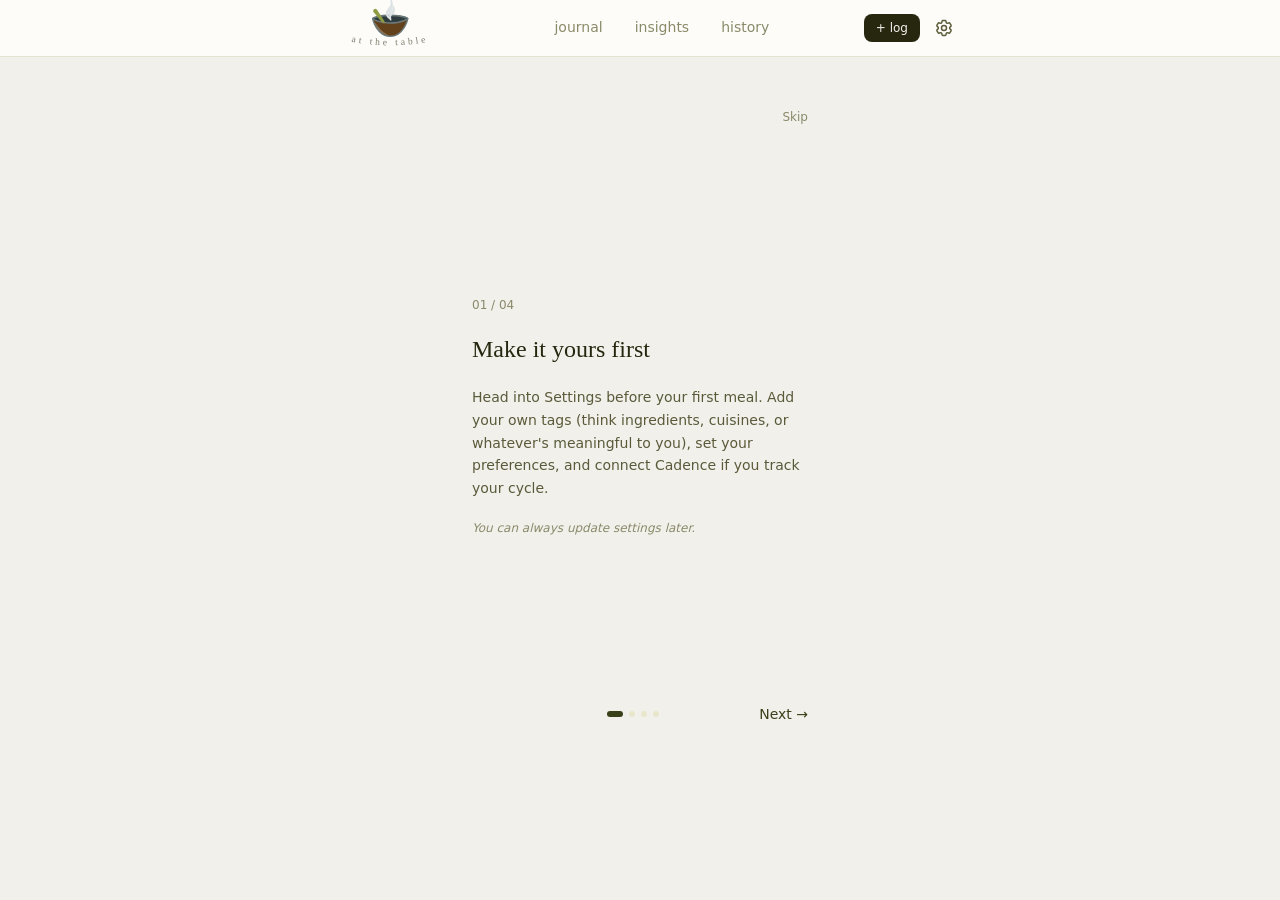
<file: tutorial/index.html>
<!DOCTYPE html><html lang="en" class="__variable_f367f3"><head><meta charSet="utf-8"/><meta name="viewport" content="width=device-width, initial-scale=1"/><link rel="preload" href="/_next/static/media/e4af272ccee01ff0-s.p.woff2" as="font" crossorigin="" type="font/woff2"/><link rel="stylesheet" href="/_next/static/css/db89b65e5fe3a0cb.css" data-precedence="next"/><link rel="preload" as="script" fetchPriority="low" href="/_next/static/chunks/webpack-536a02bfaea3b073.js"/><script src="/_next/static/chunks/fd9d1056-b6f716b34aaf6ca0.js" async=""></script><script src="/_next/static/chunks/117-81877726bcd27724.js" async=""></script><script src="/_next/static/chunks/main-app-d443a8162a0ba440.js" async=""></script><script src="/_next/static/chunks/890-050b3d669cbfbf7b.js" async=""></script><script src="/_next/static/chunks/app/tutorial/page-2dcb75e939dbf0b3.js" async=""></script><script src="/_next/static/chunks/164f4fb6-d89272916454e223.js" async=""></script><script src="/_next/static/chunks/648-f541ea3954b6f258.js" async=""></script><script src="/_next/static/chunks/758-e54a7cedb0fabda7.js" async=""></script><script src="/_next/static/chunks/396-6f61d3a536bc661b.js" async=""></script><script src="/_next/static/chunks/154-6d3dc3b0590e267d.js" async=""></script><script src="/_next/static/chunks/848-af183792774a336f.js" async=""></script><script src="/_next/static/chunks/app/layout-0d829557b589a767.js" async=""></script><link rel="preload" href="https://accounts.google.com/gsi/client" as="script"/><title>At the Table</title><meta name="description" content="The mindful food journal. What&#x27;s in the pot?"/><link rel="icon" href="/icon.svg?df5c14d7b596c966" type="image/svg+xml" sizes="any"/><meta name="next-size-adjust"/><script src="/_next/static/chunks/polyfills-42372ed130431b0a.js" noModule=""></script></head><body class="__className_f367f3 antialiased"><div class="min-h-screen bg-att-bg flex flex-col"><header class="sticky top-0 z-40 bg-att-surface border-b" style="border-color:var(--att-border)"><div class="max-w-2xl mx-auto px-4 h-16 sm:h-14 flex items-center justify-between relative"><a class="shrink-0 flex items-center gap-2.5 ml-4 sm:ml-0" href="/welcome/"><div class="sm:hidden flex flex-col items-center" style="width:140px;height:50px"><svg viewBox="60 400 1700 1290" overflow="visible" fill="none" stroke-linecap="round" stroke-linejoin="round" class="cursor-pointer h-8 w-auto text-att-ink/60" aria-label="At the Table" role="img"><defs><clipPath id="utensil-clip-:R2lckq:"><rect x="-200" y="360" width="2200" height="540"></rect><path d="M96.26,833.726c-0.536,-0.54 -0.8,-0.82 -0.8,-0.82c-0,-0 4.106,0.892 5.1,-0.161c19.402,-20.543 241.561,-131.967 814.354,-131.967c588.747,0 783.934,125.081 790.137,131.967c0.096,0.107 0.144,0.161 0.144,0.161c-0,-0 -2.21,0.767 -2.261,0.82c-4.538,4.723 -209.585,216.274 -800.795,216.274c-580.513,0 -791.474,-201.78 -805.879,-216.274Z" fill="black" stroke="none"></path></clipPath></defs><path pathLength="1" vector-effect="non-scaling-stroke" stroke="var(--att-slate)" fill="var(--att-brown)" stroke-width="1.5" d="M1705.12,835.715c13.528,48.303 -206.787,822.994 -804.326,822.994c-599.014,0 -817.926,-774.179 -804.532,-822.256c0.225,-0.807 0.452,-1.613 0.68,-2.418c19.402,-20.475 243.044,-142.443 815.837,-142.443c588.747,-0 786.071,137.02 792.274,143.883c0.022,0.08 0.045,0.16 0.067,0.24Z" style="stroke-dasharray:1;stroke-dashoffset:1;fill-opacity:0"></path><path pathLength="1" vector-effect="non-scaling-stroke" stroke="none" fill="white" d="M189.089,1038.04c25.495,-10.791 188.512,237.441 301.521,341.516c133.213,122.683 343.602,226.96 339.866,241.187c-8.453,32.189 -296.076,-85.974 -422.238,-223.823c-117.599,-128.495 -232.135,-353.384 -219.149,-358.88Z" style="stroke-dasharray:1;stroke-dashoffset:1;fill-opacity:0"></path><path pathLength="1" vector-effect="non-scaling-stroke" stroke="var(--att-slate)" fill="var(--att-slate-dk)" stroke-width="1.5" d="M96.26,833.726c-0.536,-0.54 -0.8,-0.82 -0.8,-0.82c-0,-0 4.106,0.892 5.1,-0.161c19.402,-20.543 241.561,-131.967 814.354,-131.967c588.747,0 783.934,125.081 790.137,131.967c0.096,0.107 0.144,0.161 0.144,0.161c-0,-0 -2.21,0.767 -2.261,0.82c-4.538,4.723 -209.585,216.274 -800.795,216.274c-580.513,0 -791.474,-201.78 -805.879,-216.274Z" style="stroke-dasharray:1;stroke-dashoffset:1;fill-opacity:0"></path><path pathLength="1" vector-effect="non-scaling-stroke" stroke="var(--att-moss)" fill="var(--att-moss)" stroke-width="1.5" clip-path="url(#utensil-clip-:R2lckq:)" d="M781.964,1276.66c-205.954,-250.512 -413.475,-499.733 -619.429,-750.245c-2.677,-3.257 -4.612,-7.096 -6.36,-10.933c-1.702,-3.732 -3.01,-7.664 -3.939,-11.66c-0.914,-3.936 -1.429,-7.982 -1.566,-12.021c-0.137,-4.012 0.119,-8.056 0.747,-12.022c0.629,-3.966 1.635,-7.89 3.006,-11.665c1.379,-3.798 3.119,-7.487 5.206,-10.947c2.118,-3.513 4.577,-6.848 7.349,-9.872c0.012,-0.013 9.437,-8.438 9.445,-8.443c3.643,-2.12 7.096,-4.611 10.932,-6.36c3.733,-1.702 7.664,-3.009 11.66,-3.938c3.936,-0.915 7.982,-1.429 12.021,-1.567c4.013,-0.137 8.056,0.119 12.022,0.748c3.966,0.628 7.891,1.635 11.665,3.005c3.798,1.379 7.487,3.119 10.948,5.206c3.513,2.118 6.847,4.577 9.871,7.349c3.108,2.849 6.162,5.876 8.431,9.429c174.579,273.305 347.447,547.7 522.026,821.005l-4.035,2.931Z" style="stroke-dasharray:1;stroke-dashoffset:1;fill-opacity:0"></path><g transform="translate(-511, -954) scale(1.3635000000000002)"><path pathLength="1" vector-effect="non-scaling-stroke" stroke="var(--att-slate-lt)" fill="var(--att-slate-lt)" stroke-width="1.5" d="M1066.44,700.014c0,-0 6.498,95.026 6.865,95.92c0.368,0.894 -1.656,36.017 -6.865,54.274c-5.655,19.821 -14.254,45.442 -27.067,64.654c-25.06,37.576 -96.778,118.395 -116.796,163.482c-13.683,30.817 -10.418,76.149 -4.929,104.742c4.884,25.445 17.091,49.903 32.933,70.405c17.926,23.199 74.624,68.79 74.624,68.79c1.191,5.368 -65.742,-80.419 -74.624,-127.411c-4.785,-25.312 -3.04,-51.605 4.565,-75.552c9.186,-28.924 27.337,-68.534 50.551,-97.993c26.631,-33.795 58.527,-48.204 78.348,-100.916c14.831,-39.441 10.896,-110.132 5.787,-143.972c-4.273,-28.308 -23.392,-76.423 -23.392,-76.423Z" style="stroke-dasharray:1;stroke-dashoffset:1;fill-opacity:0"></path><path pathLength="1" vector-effect="non-scaling-stroke" stroke="var(--att-slate-lt)" fill="var(--att-slate-lt)" stroke-width="1.5" d="M996.418,1110.58c-8.131,27.662 18.878,86.547 18.878,86.547c0,-0 -5.637,-55.423 2.66,-74.23c12.714,-28.816 59.564,-84.181 72.804,-106.553c4.403,-7.44 3.804,-25.806 3.804,-25.806c-2.136,-2.96 -87.429,83.582 -98.146,120.042Z" style="stroke-dasharray:1;stroke-dashoffset:1;fill-opacity:0"></path><path pathLength="1" vector-effect="non-scaling-stroke" stroke="var(--att-slate-lt)" fill="var(--att-slate-lt)" stroke-width="1.5" d="M1119.11,896.732c-0,-0 19.844,38.605 23.474,59.667c3.912,22.706 7.053,52.037 -0,76.564c-14.59,50.731 -92.269,116.669 -111.631,158.509c-13.387,28.928 -7.327,65.473 -4.541,92.532c2.492,24.202 26.373,74.771 26.373,74.771c-0,-0 -10.991,-47.764 -12.471,-65.546c-2.078,-24.972 -5.688,-67.548 12.471,-88.986c27.216,-32.132 82.698,-67.271 101.767,-105.845c19.069,-38.573 23.771,-92.936 12.648,-125.597c-12.648,-37.141 -48.09,-76.069 -48.09,-76.069Z" style="stroke-dasharray:1;stroke-dashoffset:1;fill-opacity:0"></path></g></svg><svg width="140" height="20" viewBox="0 0 140 20" overflow="visible" class="pointer-events-none -mt-1" aria-hidden="true"><defs><path id="wordmark-arc" d="M 5,2 A 160,160 0 0,0 135,2"></path></defs><text font-size="9.5" letter-spacing="3" style="font-family:var(--font-serif, Georgia, serif);fill:var(--att-ink);fill-opacity:0.6"><textPath href="#wordmark-arc" startOffset="50%" text-anchor="middle">at the table</textPath></text></svg></div><div class="hidden sm:flex flex-col items-center" style="width:140px;height:38px"><svg viewBox="60 400 1700 1290" overflow="visible" fill="none" stroke-linecap="round" stroke-linejoin="round" class="cursor-pointer h-7 w-auto text-att-ink/60" aria-label="At the Table" role="img"><defs><clipPath id="utensil-clip-:R35ckq:"><rect x="-200" y="360" width="2200" height="540"></rect><path d="M96.26,833.726c-0.536,-0.54 -0.8,-0.82 -0.8,-0.82c-0,-0 4.106,0.892 5.1,-0.161c19.402,-20.543 241.561,-131.967 814.354,-131.967c588.747,0 783.934,125.081 790.137,131.967c0.096,0.107 0.144,0.161 0.144,0.161c-0,-0 -2.21,0.767 -2.261,0.82c-4.538,4.723 -209.585,216.274 -800.795,216.274c-580.513,0 -791.474,-201.78 -805.879,-216.274Z" fill="black" stroke="none"></path></clipPath></defs><path pathLength="1" vector-effect="non-scaling-stroke" stroke="var(--att-slate)" fill="var(--att-brown)" stroke-width="1.5" d="M1705.12,835.715c13.528,48.303 -206.787,822.994 -804.326,822.994c-599.014,0 -817.926,-774.179 -804.532,-822.256c0.225,-0.807 0.452,-1.613 0.68,-2.418c19.402,-20.475 243.044,-142.443 815.837,-142.443c588.747,-0 786.071,137.02 792.274,143.883c0.022,0.08 0.045,0.16 0.067,0.24Z" style="stroke-dasharray:1;stroke-dashoffset:1;fill-opacity:0"></path><path pathLength="1" vector-effect="non-scaling-stroke" stroke="none" fill="white" d="M189.089,1038.04c25.495,-10.791 188.512,237.441 301.521,341.516c133.213,122.683 343.602,226.96 339.866,241.187c-8.453,32.189 -296.076,-85.974 -422.238,-223.823c-117.599,-128.495 -232.135,-353.384 -219.149,-358.88Z" style="stroke-dasharray:1;stroke-dashoffset:1;fill-opacity:0"></path><path pathLength="1" vector-effect="non-scaling-stroke" stroke="var(--att-slate)" fill="var(--att-slate-dk)" stroke-width="1.5" d="M96.26,833.726c-0.536,-0.54 -0.8,-0.82 -0.8,-0.82c-0,-0 4.106,0.892 5.1,-0.161c19.402,-20.543 241.561,-131.967 814.354,-131.967c588.747,0 783.934,125.081 790.137,131.967c0.096,0.107 0.144,0.161 0.144,0.161c-0,-0 -2.21,0.767 -2.261,0.82c-4.538,4.723 -209.585,216.274 -800.795,216.274c-580.513,0 -791.474,-201.78 -805.879,-216.274Z" style="stroke-dasharray:1;stroke-dashoffset:1;fill-opacity:0"></path><path pathLength="1" vector-effect="non-scaling-stroke" stroke="var(--att-moss)" fill="var(--att-moss)" stroke-width="1.5" clip-path="url(#utensil-clip-:R35ckq:)" d="M781.964,1276.66c-205.954,-250.512 -413.475,-499.733 -619.429,-750.245c-2.677,-3.257 -4.612,-7.096 -6.36,-10.933c-1.702,-3.732 -3.01,-7.664 -3.939,-11.66c-0.914,-3.936 -1.429,-7.982 -1.566,-12.021c-0.137,-4.012 0.119,-8.056 0.747,-12.022c0.629,-3.966 1.635,-7.89 3.006,-11.665c1.379,-3.798 3.119,-7.487 5.206,-10.947c2.118,-3.513 4.577,-6.848 7.349,-9.872c0.012,-0.013 9.437,-8.438 9.445,-8.443c3.643,-2.12 7.096,-4.611 10.932,-6.36c3.733,-1.702 7.664,-3.009 11.66,-3.938c3.936,-0.915 7.982,-1.429 12.021,-1.567c4.013,-0.137 8.056,0.119 12.022,0.748c3.966,0.628 7.891,1.635 11.665,3.005c3.798,1.379 7.487,3.119 10.948,5.206c3.513,2.118 6.847,4.577 9.871,7.349c3.108,2.849 6.162,5.876 8.431,9.429c174.579,273.305 347.447,547.7 522.026,821.005l-4.035,2.931Z" style="stroke-dasharray:1;stroke-dashoffset:1;fill-opacity:0"></path><g transform="translate(-511, -954) scale(1.3635000000000002)"><path pathLength="1" vector-effect="non-scaling-stroke" stroke="var(--att-slate-lt)" fill="var(--att-slate-lt)" stroke-width="1.5" d="M1066.44,700.014c0,-0 6.498,95.026 6.865,95.92c0.368,0.894 -1.656,36.017 -6.865,54.274c-5.655,19.821 -14.254,45.442 -27.067,64.654c-25.06,37.576 -96.778,118.395 -116.796,163.482c-13.683,30.817 -10.418,76.149 -4.929,104.742c4.884,25.445 17.091,49.903 32.933,70.405c17.926,23.199 74.624,68.79 74.624,68.79c1.191,5.368 -65.742,-80.419 -74.624,-127.411c-4.785,-25.312 -3.04,-51.605 4.565,-75.552c9.186,-28.924 27.337,-68.534 50.551,-97.993c26.631,-33.795 58.527,-48.204 78.348,-100.916c14.831,-39.441 10.896,-110.132 5.787,-143.972c-4.273,-28.308 -23.392,-76.423 -23.392,-76.423Z" style="stroke-dasharray:1;stroke-dashoffset:1;fill-opacity:0"></path><path pathLength="1" vector-effect="non-scaling-stroke" stroke="var(--att-slate-lt)" fill="var(--att-slate-lt)" stroke-width="1.5" d="M996.418,1110.58c-8.131,27.662 18.878,86.547 18.878,86.547c0,-0 -5.637,-55.423 2.66,-74.23c12.714,-28.816 59.564,-84.181 72.804,-106.553c4.403,-7.44 3.804,-25.806 3.804,-25.806c-2.136,-2.96 -87.429,83.582 -98.146,120.042Z" style="stroke-dasharray:1;stroke-dashoffset:1;fill-opacity:0"></path><path pathLength="1" vector-effect="non-scaling-stroke" stroke="var(--att-slate-lt)" fill="var(--att-slate-lt)" stroke-width="1.5" d="M1119.11,896.732c-0,-0 19.844,38.605 23.474,59.667c3.912,22.706 7.053,52.037 -0,76.564c-14.59,50.731 -92.269,116.669 -111.631,158.509c-13.387,28.928 -7.327,65.473 -4.541,92.532c2.492,24.202 26.373,74.771 26.373,74.771c-0,-0 -10.991,-47.764 -12.471,-65.546c-2.078,-24.972 -5.688,-67.548 12.471,-88.986c27.216,-32.132 82.698,-67.271 101.767,-105.845c19.069,-38.573 23.771,-92.936 12.648,-125.597c-12.648,-37.141 -48.09,-76.069 -48.09,-76.069Z" style="stroke-dasharray:1;stroke-dashoffset:1;fill-opacity:0"></path></g></svg><svg width="140" height="14" viewBox="0 0 140 14" overflow="visible" class="pointer-events-none -mt-1" aria-hidden="true"><defs><path id="wordmark-arc-desktop" d="M 5,2 A 210,210 0 0,0 135,2"></path></defs><text font-size="9.5" letter-spacing="3" style="font-family:var(--font-serif, Georgia, serif);fill:var(--att-ink);fill-opacity:0.6"><textPath href="#wordmark-arc-desktop" startOffset="50%" text-anchor="middle">at the table</textPath></text></svg></div></a></div></header><main class="flex-1 max-w-2xl mx-auto w-full px-4 py-6 pb-6"><div class="flex flex-col min-h-[75vh] px-6 py-6 max-w-sm mx-auto"><div class="flex justify-end"><button class="font-sans text-xs text-att-text-lt hover:text-att-text-md transition-colors py-1">Skip</button></div><div class="flex-1 flex flex-col justify-center gap-5 py-8"><p class="font-sans text-xs text-att-text-lt tabular-nums">01<!-- --> / <!-- -->04</p><h2 class="font-serif text-2xl text-att-ink leading-snug">Make it yours first</h2><p class="font-sans text-sm text-att-text-md leading-relaxed">Head into Settings before your first meal. Add your own tags (think ingredients, cuisines, or whatever&#x27;s meaningful to you), set your preferences, and connect Cadence if you track your cycle.</p><p class="font-sans text-xs italic text-att-text-lt">You can always update settings later.</p></div><div class="flex items-center justify-between pb-2"><button disabled="" class="font-sans text-sm text-att-text-lt hover:text-att-ink transition-colors disabled:opacity-0 disabled:pointer-events-none">Back</button><div class="flex gap-1.5"><div class="rounded-full transition-all duration-300 w-4 h-1.5 bg-att-moss-dk"></div><div class="rounded-full transition-all duration-300 w-1.5 h-1.5 bg-att-olive-lt"></div><div class="rounded-full transition-all duration-300 w-1.5 h-1.5 bg-att-olive-lt"></div><div class="rounded-full transition-all duration-300 w-1.5 h-1.5 bg-att-olive-lt"></div></div><button class="font-sans text-sm font-medium text-att-moss-dk hover:text-att-moss transition-colors">Next →</button></div></div></main></div><script src="/_next/static/chunks/webpack-536a02bfaea3b073.js" async=""></script><script>(self.__next_f=self.__next_f||[]).push([0]);self.__next_f.push([2,null])</script><script>self.__next_f.push([1,"1:HL[\"/_next/static/media/e4af272ccee01ff0-s.p.woff2\",\"font\",{\"crossOrigin\":\"\",\"type\":\"font/woff2\"}]\n2:HL[\"/_next/static/css/db89b65e5fe3a0cb.css\",\"style\"]\n"])</script><script>self.__next_f.push([1,"3:I[2846,[],\"\"]\n5:I[9107,[],\"ClientPageRoot\"]\n6:I[5347,[\"890\",\"static/chunks/890-050b3d669cbfbf7b.js\",\"105\",\"static/chunks/app/tutorial/page-2dcb75e939dbf0b3.js\"],\"default\",1]\n7:I[4707,[],\"\"]\n8:I[6423,[],\"\"]\n9:I[7749,[\"505\",\"static/chunks/164f4fb6-d89272916454e223.js\",\"890\",\"static/chunks/890-050b3d669cbfbf7b.js\",\"648\",\"static/chunks/648-f541ea3954b6f258.js\",\"758\",\"static/chunks/758-e54a7cedb0fabda7.js\",\"396\",\"static/chunks/396-6f61d3a536bc661b.js\",\"154\",\"static/chunks/154-6d3dc3b0590e267d.js\",\"848\",\"static/chunks/848-af183792774a336f.js\",\"185\",\"static/chunks/app/layout-0d829557b589a767.js\"],\"default\",1]\nc:I[1060,[],\"\"]\na:{}\nd:[]\n"])</script><script>self.__next_f.push([1,"0:[\"$\",\"$L3\",null,{\"buildId\":\"ZpiNVUn5Vz5prYzmc3TW3\",\"assetPrefix\":\"\",\"urlParts\":[\"\",\"tutorial\",\"\"],\"initialTree\":[\"\",{\"children\":[\"tutorial\",{\"children\":[\"__PAGE__\",{}]}]},\"$undefined\",\"$undefined\",true],\"initialSeedData\":[\"\",{\"children\":[\"tutorial\",{\"children\":[\"__PAGE__\",{},[[\"$L4\",[\"$\",\"$L5\",null,{\"props\":{\"params\":{},\"searchParams\":{}},\"Component\":\"$6\"}],null],null],null]},[null,[\"$\",\"$L7\",null,{\"parallelRouterKey\":\"children\",\"segmentPath\":[\"children\",\"tutorial\",\"children\"],\"error\":\"$undefined\",\"errorStyles\":\"$undefined\",\"errorScripts\":\"$undefined\",\"template\":[\"$\",\"$L8\",null,{}],\"templateStyles\":\"$undefined\",\"templateScripts\":\"$undefined\",\"notFound\":\"$undefined\",\"notFoundStyles\":\"$undefined\"}]],null]},[[[[\"$\",\"link\",\"0\",{\"rel\":\"stylesheet\",\"href\":\"/_next/static/css/db89b65e5fe3a0cb.css\",\"precedence\":\"next\",\"crossOrigin\":\"$undefined\"}]],[\"$\",\"$L9\",null,{\"children\":[\"$\",\"$L7\",null,{\"parallelRouterKey\":\"children\",\"segmentPath\":[\"children\"],\"error\":\"$undefined\",\"errorStyles\":\"$undefined\",\"errorScripts\":\"$undefined\",\"template\":[\"$\",\"$L8\",null,{}],\"templateStyles\":\"$undefined\",\"templateScripts\":\"$undefined\",\"notFound\":[[\"$\",\"title\",null,{\"children\":\"404: This page could not be found.\"}],[\"$\",\"div\",null,{\"style\":{\"fontFamily\":\"system-ui,\\\"Segoe UI\\\",Roboto,Helvetica,Arial,sans-serif,\\\"Apple Color Emoji\\\",\\\"Segoe UI Emoji\\\"\",\"height\":\"100vh\",\"textAlign\":\"center\",\"display\":\"flex\",\"flexDirection\":\"column\",\"alignItems\":\"center\",\"justifyContent\":\"center\"},\"children\":[\"$\",\"div\",null,{\"children\":[[\"$\",\"style\",null,{\"dangerouslySetInnerHTML\":{\"__html\":\"body{color:#000;background:#fff;margin:0}.next-error-h1{border-right:1px solid rgba(0,0,0,.3)}@media (prefers-color-scheme:dark){body{color:#fff;background:#000}.next-error-h1{border-right:1px solid rgba(255,255,255,.3)}}\"}}],[\"$\",\"h1\",null,{\"className\":\"next-error-h1\",\"style\":{\"display\":\"inline-block\",\"margin\":\"0 20px 0 0\",\"padding\":\"0 23px 0 0\",\"fontSize\":24,\"fontWeight\":500,\"verticalAlign\":\"top\",\"lineHeight\":\"49px\"},\"children\":\"404\"}],[\"$\",\"div\",null,{\"style\":{\"display\":\"inline-block\"},\"children\":[\"$\",\"h2\",null,{\"style\":{\"fontSize\":14,\"fontWeight\":400,\"lineHeight\":\"49px\",\"margin\":0},\"children\":\"This page could not be found.\"}]}]]}]}]],\"notFoundStyles\":[]}],\"params\":\"$a\"}]],null],null],\"couldBeIntercepted\":false,\"initialHead\":[null,\"$Lb\"],\"globalErrorComponent\":\"$c\",\"missingSlots\":\"$Wd\"}]\n"])</script><script>self.__next_f.push([1,"b:[[\"$\",\"meta\",\"0\",{\"name\":\"viewport\",\"content\":\"width=device-width, initial-scale=1\"}],[\"$\",\"meta\",\"1\",{\"charSet\":\"utf-8\"}],[\"$\",\"link\",\"2\",{\"rel\":\"icon\",\"href\":\"/icon.svg?df5c14d7b596c966\",\"type\":\"image/svg+xml\",\"sizes\":\"any\"}],[\"$\",\"meta\",\"3\",{\"name\":\"next-size-adjust\"}]]\n4:null\n"])</script></body></html>
</file>
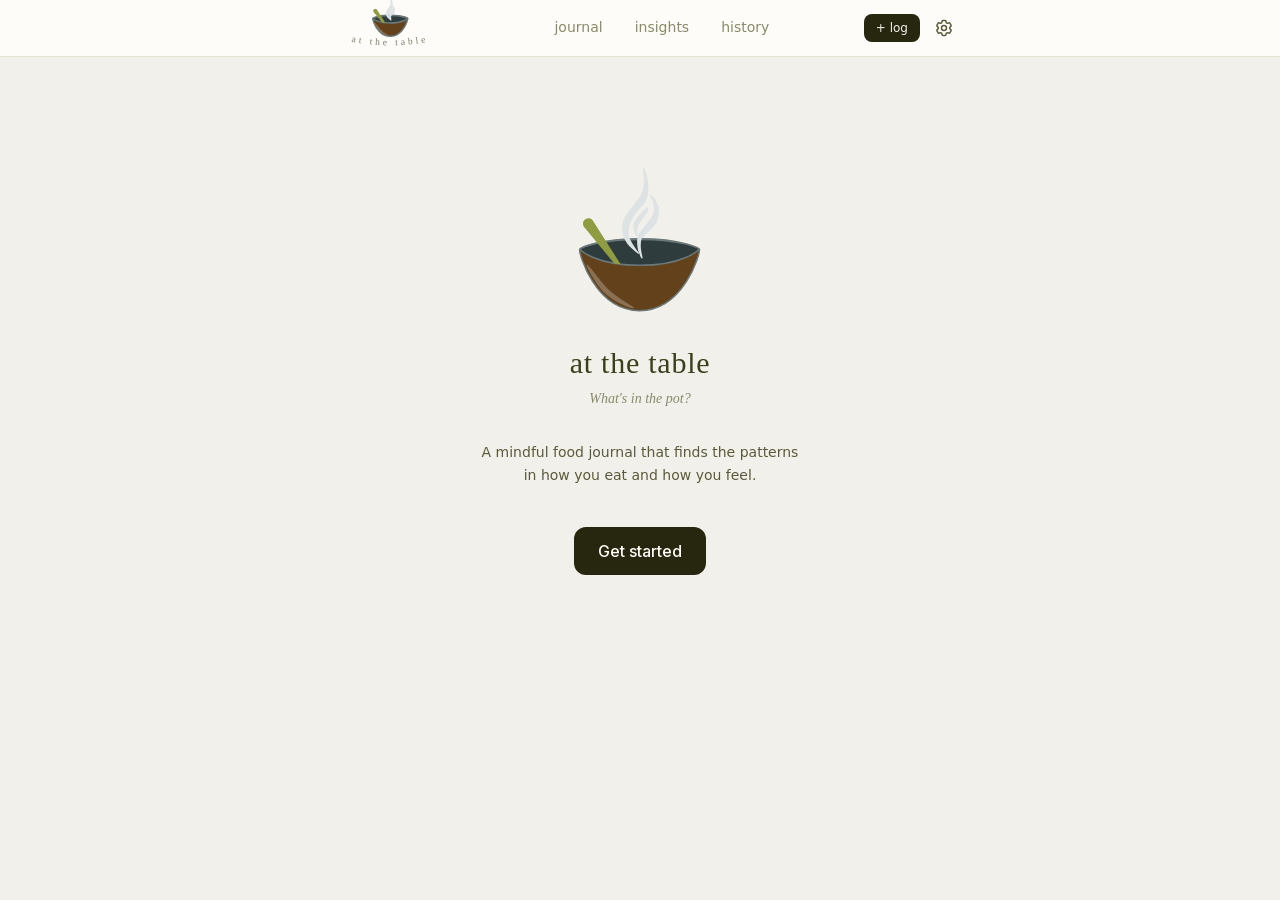
<file: welcome/index.html>
<!DOCTYPE html><html lang="en" class="__variable_f367f3"><head><meta charSet="utf-8"/><meta name="viewport" content="width=device-width, initial-scale=1"/><link rel="preload" href="/_next/static/media/e4af272ccee01ff0-s.p.woff2" as="font" crossorigin="" type="font/woff2"/><link rel="stylesheet" href="/_next/static/css/db89b65e5fe3a0cb.css" data-precedence="next"/><link rel="preload" as="script" fetchPriority="low" href="/_next/static/chunks/webpack-536a02bfaea3b073.js"/><script src="/_next/static/chunks/fd9d1056-b6f716b34aaf6ca0.js" async=""></script><script src="/_next/static/chunks/117-81877726bcd27724.js" async=""></script><script src="/_next/static/chunks/main-app-d443a8162a0ba440.js" async=""></script><script src="/_next/static/chunks/890-050b3d669cbfbf7b.js" async=""></script><script src="/_next/static/chunks/app/welcome/page-3eb11893342c3096.js" async=""></script><script src="/_next/static/chunks/164f4fb6-d89272916454e223.js" async=""></script><script src="/_next/static/chunks/648-f541ea3954b6f258.js" async=""></script><script src="/_next/static/chunks/758-e54a7cedb0fabda7.js" async=""></script><script src="/_next/static/chunks/396-6f61d3a536bc661b.js" async=""></script><script src="/_next/static/chunks/154-6d3dc3b0590e267d.js" async=""></script><script src="/_next/static/chunks/848-af183792774a336f.js" async=""></script><script src="/_next/static/chunks/app/layout-0d829557b589a767.js" async=""></script><link rel="preload" href="https://accounts.google.com/gsi/client" as="script"/><title>At the Table</title><meta name="description" content="The mindful food journal. What&#x27;s in the pot?"/><link rel="icon" href="/icon.svg?df5c14d7b596c966" type="image/svg+xml" sizes="any"/><meta name="next-size-adjust"/><script src="/_next/static/chunks/polyfills-42372ed130431b0a.js" noModule=""></script></head><body class="__className_f367f3 antialiased"><div class="min-h-screen bg-att-bg flex flex-col"><header class="sticky top-0 z-40 bg-att-surface border-b" style="border-color:var(--att-border)"><div class="max-w-2xl mx-auto px-4 h-16 sm:h-14 flex items-center justify-between relative"><a class="shrink-0 flex items-center gap-2.5 ml-4 sm:ml-0" href="/welcome/"><div class="sm:hidden flex flex-col items-center" style="width:140px;height:50px"><svg viewBox="60 400 1700 1290" overflow="visible" fill="none" stroke-linecap="round" stroke-linejoin="round" class="cursor-pointer h-8 w-auto text-att-ink/60" aria-label="At the Table" role="img"><defs><clipPath id="utensil-clip-:R2lckq:"><rect x="-200" y="360" width="2200" height="540"></rect><path d="M96.26,833.726c-0.536,-0.54 -0.8,-0.82 -0.8,-0.82c-0,-0 4.106,0.892 5.1,-0.161c19.402,-20.543 241.561,-131.967 814.354,-131.967c588.747,0 783.934,125.081 790.137,131.967c0.096,0.107 0.144,0.161 0.144,0.161c-0,-0 -2.21,0.767 -2.261,0.82c-4.538,4.723 -209.585,216.274 -800.795,216.274c-580.513,0 -791.474,-201.78 -805.879,-216.274Z" fill="black" stroke="none"></path></clipPath></defs><path pathLength="1" vector-effect="non-scaling-stroke" stroke="var(--att-slate)" fill="var(--att-brown)" stroke-width="1.5" d="M1705.12,835.715c13.528,48.303 -206.787,822.994 -804.326,822.994c-599.014,0 -817.926,-774.179 -804.532,-822.256c0.225,-0.807 0.452,-1.613 0.68,-2.418c19.402,-20.475 243.044,-142.443 815.837,-142.443c588.747,-0 786.071,137.02 792.274,143.883c0.022,0.08 0.045,0.16 0.067,0.24Z" style="stroke-dasharray:1;stroke-dashoffset:1;fill-opacity:0"></path><path pathLength="1" vector-effect="non-scaling-stroke" stroke="none" fill="white" d="M189.089,1038.04c25.495,-10.791 188.512,237.441 301.521,341.516c133.213,122.683 343.602,226.96 339.866,241.187c-8.453,32.189 -296.076,-85.974 -422.238,-223.823c-117.599,-128.495 -232.135,-353.384 -219.149,-358.88Z" style="stroke-dasharray:1;stroke-dashoffset:1;fill-opacity:0"></path><path pathLength="1" vector-effect="non-scaling-stroke" stroke="var(--att-slate)" fill="var(--att-slate-dk)" stroke-width="1.5" d="M96.26,833.726c-0.536,-0.54 -0.8,-0.82 -0.8,-0.82c-0,-0 4.106,0.892 5.1,-0.161c19.402,-20.543 241.561,-131.967 814.354,-131.967c588.747,0 783.934,125.081 790.137,131.967c0.096,0.107 0.144,0.161 0.144,0.161c-0,-0 -2.21,0.767 -2.261,0.82c-4.538,4.723 -209.585,216.274 -800.795,216.274c-580.513,0 -791.474,-201.78 -805.879,-216.274Z" style="stroke-dasharray:1;stroke-dashoffset:1;fill-opacity:0"></path><path pathLength="1" vector-effect="non-scaling-stroke" stroke="var(--att-moss)" fill="var(--att-moss)" stroke-width="1.5" clip-path="url(#utensil-clip-:R2lckq:)" d="M781.964,1276.66c-205.954,-250.512 -413.475,-499.733 -619.429,-750.245c-2.677,-3.257 -4.612,-7.096 -6.36,-10.933c-1.702,-3.732 -3.01,-7.664 -3.939,-11.66c-0.914,-3.936 -1.429,-7.982 -1.566,-12.021c-0.137,-4.012 0.119,-8.056 0.747,-12.022c0.629,-3.966 1.635,-7.89 3.006,-11.665c1.379,-3.798 3.119,-7.487 5.206,-10.947c2.118,-3.513 4.577,-6.848 7.349,-9.872c0.012,-0.013 9.437,-8.438 9.445,-8.443c3.643,-2.12 7.096,-4.611 10.932,-6.36c3.733,-1.702 7.664,-3.009 11.66,-3.938c3.936,-0.915 7.982,-1.429 12.021,-1.567c4.013,-0.137 8.056,0.119 12.022,0.748c3.966,0.628 7.891,1.635 11.665,3.005c3.798,1.379 7.487,3.119 10.948,5.206c3.513,2.118 6.847,4.577 9.871,7.349c3.108,2.849 6.162,5.876 8.431,9.429c174.579,273.305 347.447,547.7 522.026,821.005l-4.035,2.931Z" style="stroke-dasharray:1;stroke-dashoffset:1;fill-opacity:0"></path><g transform="translate(-511, -954) scale(1.3635000000000002)"><path pathLength="1" vector-effect="non-scaling-stroke" stroke="var(--att-slate-lt)" fill="var(--att-slate-lt)" stroke-width="1.5" d="M1066.44,700.014c0,-0 6.498,95.026 6.865,95.92c0.368,0.894 -1.656,36.017 -6.865,54.274c-5.655,19.821 -14.254,45.442 -27.067,64.654c-25.06,37.576 -96.778,118.395 -116.796,163.482c-13.683,30.817 -10.418,76.149 -4.929,104.742c4.884,25.445 17.091,49.903 32.933,70.405c17.926,23.199 74.624,68.79 74.624,68.79c1.191,5.368 -65.742,-80.419 -74.624,-127.411c-4.785,-25.312 -3.04,-51.605 4.565,-75.552c9.186,-28.924 27.337,-68.534 50.551,-97.993c26.631,-33.795 58.527,-48.204 78.348,-100.916c14.831,-39.441 10.896,-110.132 5.787,-143.972c-4.273,-28.308 -23.392,-76.423 -23.392,-76.423Z" style="stroke-dasharray:1;stroke-dashoffset:1;fill-opacity:0"></path><path pathLength="1" vector-effect="non-scaling-stroke" stroke="var(--att-slate-lt)" fill="var(--att-slate-lt)" stroke-width="1.5" d="M996.418,1110.58c-8.131,27.662 18.878,86.547 18.878,86.547c0,-0 -5.637,-55.423 2.66,-74.23c12.714,-28.816 59.564,-84.181 72.804,-106.553c4.403,-7.44 3.804,-25.806 3.804,-25.806c-2.136,-2.96 -87.429,83.582 -98.146,120.042Z" style="stroke-dasharray:1;stroke-dashoffset:1;fill-opacity:0"></path><path pathLength="1" vector-effect="non-scaling-stroke" stroke="var(--att-slate-lt)" fill="var(--att-slate-lt)" stroke-width="1.5" d="M1119.11,896.732c-0,-0 19.844,38.605 23.474,59.667c3.912,22.706 7.053,52.037 -0,76.564c-14.59,50.731 -92.269,116.669 -111.631,158.509c-13.387,28.928 -7.327,65.473 -4.541,92.532c2.492,24.202 26.373,74.771 26.373,74.771c-0,-0 -10.991,-47.764 -12.471,-65.546c-2.078,-24.972 -5.688,-67.548 12.471,-88.986c27.216,-32.132 82.698,-67.271 101.767,-105.845c19.069,-38.573 23.771,-92.936 12.648,-125.597c-12.648,-37.141 -48.09,-76.069 -48.09,-76.069Z" style="stroke-dasharray:1;stroke-dashoffset:1;fill-opacity:0"></path></g></svg><svg width="140" height="20" viewBox="0 0 140 20" overflow="visible" class="pointer-events-none -mt-1" aria-hidden="true"><defs><path id="wordmark-arc" d="M 5,2 A 160,160 0 0,0 135,2"></path></defs><text font-size="9.5" letter-spacing="3" style="font-family:var(--font-serif, Georgia, serif);fill:var(--att-ink);fill-opacity:0.6"><textPath href="#wordmark-arc" startOffset="50%" text-anchor="middle">at the table</textPath></text></svg></div><div class="hidden sm:flex flex-col items-center" style="width:140px;height:38px"><svg viewBox="60 400 1700 1290" overflow="visible" fill="none" stroke-linecap="round" stroke-linejoin="round" class="cursor-pointer h-7 w-auto text-att-ink/60" aria-label="At the Table" role="img"><defs><clipPath id="utensil-clip-:R35ckq:"><rect x="-200" y="360" width="2200" height="540"></rect><path d="M96.26,833.726c-0.536,-0.54 -0.8,-0.82 -0.8,-0.82c-0,-0 4.106,0.892 5.1,-0.161c19.402,-20.543 241.561,-131.967 814.354,-131.967c588.747,0 783.934,125.081 790.137,131.967c0.096,0.107 0.144,0.161 0.144,0.161c-0,-0 -2.21,0.767 -2.261,0.82c-4.538,4.723 -209.585,216.274 -800.795,216.274c-580.513,0 -791.474,-201.78 -805.879,-216.274Z" fill="black" stroke="none"></path></clipPath></defs><path pathLength="1" vector-effect="non-scaling-stroke" stroke="var(--att-slate)" fill="var(--att-brown)" stroke-width="1.5" d="M1705.12,835.715c13.528,48.303 -206.787,822.994 -804.326,822.994c-599.014,0 -817.926,-774.179 -804.532,-822.256c0.225,-0.807 0.452,-1.613 0.68,-2.418c19.402,-20.475 243.044,-142.443 815.837,-142.443c588.747,-0 786.071,137.02 792.274,143.883c0.022,0.08 0.045,0.16 0.067,0.24Z" style="stroke-dasharray:1;stroke-dashoffset:1;fill-opacity:0"></path><path pathLength="1" vector-effect="non-scaling-stroke" stroke="none" fill="white" d="M189.089,1038.04c25.495,-10.791 188.512,237.441 301.521,341.516c133.213,122.683 343.602,226.96 339.866,241.187c-8.453,32.189 -296.076,-85.974 -422.238,-223.823c-117.599,-128.495 -232.135,-353.384 -219.149,-358.88Z" style="stroke-dasharray:1;stroke-dashoffset:1;fill-opacity:0"></path><path pathLength="1" vector-effect="non-scaling-stroke" stroke="var(--att-slate)" fill="var(--att-slate-dk)" stroke-width="1.5" d="M96.26,833.726c-0.536,-0.54 -0.8,-0.82 -0.8,-0.82c-0,-0 4.106,0.892 5.1,-0.161c19.402,-20.543 241.561,-131.967 814.354,-131.967c588.747,0 783.934,125.081 790.137,131.967c0.096,0.107 0.144,0.161 0.144,0.161c-0,-0 -2.21,0.767 -2.261,0.82c-4.538,4.723 -209.585,216.274 -800.795,216.274c-580.513,0 -791.474,-201.78 -805.879,-216.274Z" style="stroke-dasharray:1;stroke-dashoffset:1;fill-opacity:0"></path><path pathLength="1" vector-effect="non-scaling-stroke" stroke="var(--att-moss)" fill="var(--att-moss)" stroke-width="1.5" clip-path="url(#utensil-clip-:R35ckq:)" d="M781.964,1276.66c-205.954,-250.512 -413.475,-499.733 -619.429,-750.245c-2.677,-3.257 -4.612,-7.096 -6.36,-10.933c-1.702,-3.732 -3.01,-7.664 -3.939,-11.66c-0.914,-3.936 -1.429,-7.982 -1.566,-12.021c-0.137,-4.012 0.119,-8.056 0.747,-12.022c0.629,-3.966 1.635,-7.89 3.006,-11.665c1.379,-3.798 3.119,-7.487 5.206,-10.947c2.118,-3.513 4.577,-6.848 7.349,-9.872c0.012,-0.013 9.437,-8.438 9.445,-8.443c3.643,-2.12 7.096,-4.611 10.932,-6.36c3.733,-1.702 7.664,-3.009 11.66,-3.938c3.936,-0.915 7.982,-1.429 12.021,-1.567c4.013,-0.137 8.056,0.119 12.022,0.748c3.966,0.628 7.891,1.635 11.665,3.005c3.798,1.379 7.487,3.119 10.948,5.206c3.513,2.118 6.847,4.577 9.871,7.349c3.108,2.849 6.162,5.876 8.431,9.429c174.579,273.305 347.447,547.7 522.026,821.005l-4.035,2.931Z" style="stroke-dasharray:1;stroke-dashoffset:1;fill-opacity:0"></path><g transform="translate(-511, -954) scale(1.3635000000000002)"><path pathLength="1" vector-effect="non-scaling-stroke" stroke="var(--att-slate-lt)" fill="var(--att-slate-lt)" stroke-width="1.5" d="M1066.44,700.014c0,-0 6.498,95.026 6.865,95.92c0.368,0.894 -1.656,36.017 -6.865,54.274c-5.655,19.821 -14.254,45.442 -27.067,64.654c-25.06,37.576 -96.778,118.395 -116.796,163.482c-13.683,30.817 -10.418,76.149 -4.929,104.742c4.884,25.445 17.091,49.903 32.933,70.405c17.926,23.199 74.624,68.79 74.624,68.79c1.191,5.368 -65.742,-80.419 -74.624,-127.411c-4.785,-25.312 -3.04,-51.605 4.565,-75.552c9.186,-28.924 27.337,-68.534 50.551,-97.993c26.631,-33.795 58.527,-48.204 78.348,-100.916c14.831,-39.441 10.896,-110.132 5.787,-143.972c-4.273,-28.308 -23.392,-76.423 -23.392,-76.423Z" style="stroke-dasharray:1;stroke-dashoffset:1;fill-opacity:0"></path><path pathLength="1" vector-effect="non-scaling-stroke" stroke="var(--att-slate-lt)" fill="var(--att-slate-lt)" stroke-width="1.5" d="M996.418,1110.58c-8.131,27.662 18.878,86.547 18.878,86.547c0,-0 -5.637,-55.423 2.66,-74.23c12.714,-28.816 59.564,-84.181 72.804,-106.553c4.403,-7.44 3.804,-25.806 3.804,-25.806c-2.136,-2.96 -87.429,83.582 -98.146,120.042Z" style="stroke-dasharray:1;stroke-dashoffset:1;fill-opacity:0"></path><path pathLength="1" vector-effect="non-scaling-stroke" stroke="var(--att-slate-lt)" fill="var(--att-slate-lt)" stroke-width="1.5" d="M1119.11,896.732c-0,-0 19.844,38.605 23.474,59.667c3.912,22.706 7.053,52.037 -0,76.564c-14.59,50.731 -92.269,116.669 -111.631,158.509c-13.387,28.928 -7.327,65.473 -4.541,92.532c2.492,24.202 26.373,74.771 26.373,74.771c-0,-0 -10.991,-47.764 -12.471,-65.546c-2.078,-24.972 -5.688,-67.548 12.471,-88.986c27.216,-32.132 82.698,-67.271 101.767,-105.845c19.069,-38.573 23.771,-92.936 12.648,-125.597c-12.648,-37.141 -48.09,-76.069 -48.09,-76.069Z" style="stroke-dasharray:1;stroke-dashoffset:1;fill-opacity:0"></path></g></svg><svg width="140" height="14" viewBox="0 0 140 14" overflow="visible" class="pointer-events-none -mt-1" aria-hidden="true"><defs><path id="wordmark-arc-desktop" d="M 5,2 A 210,210 0 0,0 135,2"></path></defs><text font-size="9.5" letter-spacing="3" style="font-family:var(--font-serif, Georgia, serif);fill:var(--att-ink);fill-opacity:0.6"><textPath href="#wordmark-arc-desktop" startOffset="50%" text-anchor="middle">at the table</textPath></text></svg></div></a></div></header><main class="flex-1 max-w-2xl mx-auto w-full px-4 py-6 pb-6"><div class="flex flex-col items-center justify-center min-h-[70vh] text-center gap-8 px-4"><svg viewBox="60 400 1700 1290" overflow="visible" fill="none" stroke-linecap="round" stroke-linejoin="round" class=" h-24 w-auto text-att-ink/50" aria-label="At the Table" role="img"><defs><clipPath id="utensil-clip-:Rpuuckq:"><rect x="-200" y="360" width="2200" height="540"></rect><path d="M96.26,833.726c-0.536,-0.54 -0.8,-0.82 -0.8,-0.82c-0,-0 4.106,0.892 5.1,-0.161c19.402,-20.543 241.561,-131.967 814.354,-131.967c588.747,0 783.934,125.081 790.137,131.967c0.096,0.107 0.144,0.161 0.144,0.161c-0,-0 -2.21,0.767 -2.261,0.82c-4.538,4.723 -209.585,216.274 -800.795,216.274c-580.513,0 -791.474,-201.78 -805.879,-216.274Z" fill="black" stroke="none"></path></clipPath></defs><path pathLength="1" vector-effect="non-scaling-stroke" stroke="var(--att-slate)" fill="var(--att-brown)" stroke-width="1.5" d="M1705.12,835.715c13.528,48.303 -206.787,822.994 -804.326,822.994c-599.014,0 -817.926,-774.179 -804.532,-822.256c0.225,-0.807 0.452,-1.613 0.68,-2.418c19.402,-20.475 243.044,-142.443 815.837,-142.443c588.747,-0 786.071,137.02 792.274,143.883c0.022,0.08 0.045,0.16 0.067,0.24Z" style="stroke-dasharray:1;stroke-dashoffset:1;fill-opacity:0"></path><path pathLength="1" vector-effect="non-scaling-stroke" stroke="none" fill="white" d="M189.089,1038.04c25.495,-10.791 188.512,237.441 301.521,341.516c133.213,122.683 343.602,226.96 339.866,241.187c-8.453,32.189 -296.076,-85.974 -422.238,-223.823c-117.599,-128.495 -232.135,-353.384 -219.149,-358.88Z" style="stroke-dasharray:1;stroke-dashoffset:1;fill-opacity:0"></path><path pathLength="1" vector-effect="non-scaling-stroke" stroke="var(--att-slate)" fill="var(--att-slate-dk)" stroke-width="1.5" d="M96.26,833.726c-0.536,-0.54 -0.8,-0.82 -0.8,-0.82c-0,-0 4.106,0.892 5.1,-0.161c19.402,-20.543 241.561,-131.967 814.354,-131.967c588.747,0 783.934,125.081 790.137,131.967c0.096,0.107 0.144,0.161 0.144,0.161c-0,-0 -2.21,0.767 -2.261,0.82c-4.538,4.723 -209.585,216.274 -800.795,216.274c-580.513,0 -791.474,-201.78 -805.879,-216.274Z" style="stroke-dasharray:1;stroke-dashoffset:1;fill-opacity:0"></path><path pathLength="1" vector-effect="non-scaling-stroke" stroke="var(--att-moss)" fill="var(--att-moss)" stroke-width="1.5" clip-path="url(#utensil-clip-:Rpuuckq:)" d="M781.964,1276.66c-205.954,-250.512 -413.475,-499.733 -619.429,-750.245c-2.677,-3.257 -4.612,-7.096 -6.36,-10.933c-1.702,-3.732 -3.01,-7.664 -3.939,-11.66c-0.914,-3.936 -1.429,-7.982 -1.566,-12.021c-0.137,-4.012 0.119,-8.056 0.747,-12.022c0.629,-3.966 1.635,-7.89 3.006,-11.665c1.379,-3.798 3.119,-7.487 5.206,-10.947c2.118,-3.513 4.577,-6.848 7.349,-9.872c0.012,-0.013 9.437,-8.438 9.445,-8.443c3.643,-2.12 7.096,-4.611 10.932,-6.36c3.733,-1.702 7.664,-3.009 11.66,-3.938c3.936,-0.915 7.982,-1.429 12.021,-1.567c4.013,-0.137 8.056,0.119 12.022,0.748c3.966,0.628 7.891,1.635 11.665,3.005c3.798,1.379 7.487,3.119 10.948,5.206c3.513,2.118 6.847,4.577 9.871,7.349c3.108,2.849 6.162,5.876 8.431,9.429c174.579,273.305 347.447,547.7 522.026,821.005l-4.035,2.931Z" style="stroke-dasharray:1;stroke-dashoffset:1;fill-opacity:0"></path><g transform="translate(-982, -1522) scale(1.818)"><path pathLength="1" vector-effect="non-scaling-stroke" stroke="var(--att-slate-lt)" fill="var(--att-slate-lt)" stroke-width="1.5" d="M1066.44,700.014c0,-0 6.498,95.026 6.865,95.92c0.368,0.894 -1.656,36.017 -6.865,54.274c-5.655,19.821 -14.254,45.442 -27.067,64.654c-25.06,37.576 -96.778,118.395 -116.796,163.482c-13.683,30.817 -10.418,76.149 -4.929,104.742c4.884,25.445 17.091,49.903 32.933,70.405c17.926,23.199 74.624,68.79 74.624,68.79c1.191,5.368 -65.742,-80.419 -74.624,-127.411c-4.785,-25.312 -3.04,-51.605 4.565,-75.552c9.186,-28.924 27.337,-68.534 50.551,-97.993c26.631,-33.795 58.527,-48.204 78.348,-100.916c14.831,-39.441 10.896,-110.132 5.787,-143.972c-4.273,-28.308 -23.392,-76.423 -23.392,-76.423Z" style="stroke-dasharray:1;stroke-dashoffset:1;fill-opacity:0"></path><path pathLength="1" vector-effect="non-scaling-stroke" stroke="var(--att-slate-lt)" fill="var(--att-slate-lt)" stroke-width="1.5" d="M996.418,1110.58c-8.131,27.662 18.878,86.547 18.878,86.547c0,-0 -5.637,-55.423 2.66,-74.23c12.714,-28.816 59.564,-84.181 72.804,-106.553c4.403,-7.44 3.804,-25.806 3.804,-25.806c-2.136,-2.96 -87.429,83.582 -98.146,120.042Z" style="stroke-dasharray:1;stroke-dashoffset:1;fill-opacity:0"></path><path pathLength="1" vector-effect="non-scaling-stroke" stroke="var(--att-slate-lt)" fill="var(--att-slate-lt)" stroke-width="1.5" d="M1119.11,896.732c-0,-0 19.844,38.605 23.474,59.667c3.912,22.706 7.053,52.037 -0,76.564c-14.59,50.731 -92.269,116.669 -111.631,158.509c-13.387,28.928 -7.327,65.473 -4.541,92.532c2.492,24.202 26.373,74.771 26.373,74.771c-0,-0 -10.991,-47.764 -12.471,-65.546c-2.078,-24.972 -5.688,-67.548 12.471,-88.986c27.216,-32.132 82.698,-67.271 101.767,-105.845c19.069,-38.573 23.771,-92.936 12.648,-125.597c-12.648,-37.141 -48.09,-76.069 -48.09,-76.069Z" style="stroke-dasharray:1;stroke-dashoffset:1;fill-opacity:0"></path></g></svg><div class="space-y-2"><h1 class="font-serif text-3xl tracking-wide text-att-moss-dk lowercase">at the table</h1><p class="font-serif text-sm italic text-att-text-lt">What&#x27;s in the pot?</p></div><div class="max-w-xs space-y-3"><p class="font-sans text-sm text-att-text-md leading-relaxed">A mindful food journal that finds the patterns in how you eat and how you feel.</p></div><button class="btn-primary mt-2">Get started</button></div></main></div><script src="/_next/static/chunks/webpack-536a02bfaea3b073.js" async=""></script><script>(self.__next_f=self.__next_f||[]).push([0]);self.__next_f.push([2,null])</script><script>self.__next_f.push([1,"1:HL[\"/_next/static/media/e4af272ccee01ff0-s.p.woff2\",\"font\",{\"crossOrigin\":\"\",\"type\":\"font/woff2\"}]\n2:HL[\"/_next/static/css/db89b65e5fe3a0cb.css\",\"style\"]\n"])</script><script>self.__next_f.push([1,"3:I[2846,[],\"\"]\n5:I[9107,[],\"ClientPageRoot\"]\n6:I[1717,[\"890\",\"static/chunks/890-050b3d669cbfbf7b.js\",\"913\",\"static/chunks/app/welcome/page-3eb11893342c3096.js\"],\"default\",1]\n7:I[4707,[],\"\"]\n8:I[6423,[],\"\"]\n9:I[7749,[\"505\",\"static/chunks/164f4fb6-d89272916454e223.js\",\"890\",\"static/chunks/890-050b3d669cbfbf7b.js\",\"648\",\"static/chunks/648-f541ea3954b6f258.js\",\"758\",\"static/chunks/758-e54a7cedb0fabda7.js\",\"396\",\"static/chunks/396-6f61d3a536bc661b.js\",\"154\",\"static/chunks/154-6d3dc3b0590e267d.js\",\"848\",\"static/chunks/848-af183792774a336f.js\",\"185\",\"static/chunks/app/layout-0d829557b589a767.js\"],\"default\",1]\nc:I[1060,[],\"\"]\na:{}\nd:[]\n"])</script><script>self.__next_f.push([1,"0:[\"$\",\"$L3\",null,{\"buildId\":\"ZpiNVUn5Vz5prYzmc3TW3\",\"assetPrefix\":\"\",\"urlParts\":[\"\",\"welcome\",\"\"],\"initialTree\":[\"\",{\"children\":[\"welcome\",{\"children\":[\"__PAGE__\",{}]}]},\"$undefined\",\"$undefined\",true],\"initialSeedData\":[\"\",{\"children\":[\"welcome\",{\"children\":[\"__PAGE__\",{},[[\"$L4\",[\"$\",\"$L5\",null,{\"props\":{\"params\":{},\"searchParams\":{}},\"Component\":\"$6\"}],null],null],null]},[null,[\"$\",\"$L7\",null,{\"parallelRouterKey\":\"children\",\"segmentPath\":[\"children\",\"welcome\",\"children\"],\"error\":\"$undefined\",\"errorStyles\":\"$undefined\",\"errorScripts\":\"$undefined\",\"template\":[\"$\",\"$L8\",null,{}],\"templateStyles\":\"$undefined\",\"templateScripts\":\"$undefined\",\"notFound\":\"$undefined\",\"notFoundStyles\":\"$undefined\"}]],null]},[[[[\"$\",\"link\",\"0\",{\"rel\":\"stylesheet\",\"href\":\"/_next/static/css/db89b65e5fe3a0cb.css\",\"precedence\":\"next\",\"crossOrigin\":\"$undefined\"}]],[\"$\",\"$L9\",null,{\"children\":[\"$\",\"$L7\",null,{\"parallelRouterKey\":\"children\",\"segmentPath\":[\"children\"],\"error\":\"$undefined\",\"errorStyles\":\"$undefined\",\"errorScripts\":\"$undefined\",\"template\":[\"$\",\"$L8\",null,{}],\"templateStyles\":\"$undefined\",\"templateScripts\":\"$undefined\",\"notFound\":[[\"$\",\"title\",null,{\"children\":\"404: This page could not be found.\"}],[\"$\",\"div\",null,{\"style\":{\"fontFamily\":\"system-ui,\\\"Segoe UI\\\",Roboto,Helvetica,Arial,sans-serif,\\\"Apple Color Emoji\\\",\\\"Segoe UI Emoji\\\"\",\"height\":\"100vh\",\"textAlign\":\"center\",\"display\":\"flex\",\"flexDirection\":\"column\",\"alignItems\":\"center\",\"justifyContent\":\"center\"},\"children\":[\"$\",\"div\",null,{\"children\":[[\"$\",\"style\",null,{\"dangerouslySetInnerHTML\":{\"__html\":\"body{color:#000;background:#fff;margin:0}.next-error-h1{border-right:1px solid rgba(0,0,0,.3)}@media (prefers-color-scheme:dark){body{color:#fff;background:#000}.next-error-h1{border-right:1px solid rgba(255,255,255,.3)}}\"}}],[\"$\",\"h1\",null,{\"className\":\"next-error-h1\",\"style\":{\"display\":\"inline-block\",\"margin\":\"0 20px 0 0\",\"padding\":\"0 23px 0 0\",\"fontSize\":24,\"fontWeight\":500,\"verticalAlign\":\"top\",\"lineHeight\":\"49px\"},\"children\":\"404\"}],[\"$\",\"div\",null,{\"style\":{\"display\":\"inline-block\"},\"children\":[\"$\",\"h2\",null,{\"style\":{\"fontSize\":14,\"fontWeight\":400,\"lineHeight\":\"49px\",\"margin\":0},\"children\":\"This page could not be found.\"}]}]]}]}]],\"notFoundStyles\":[]}],\"params\":\"$a\"}]],null],null],\"couldBeIntercepted\":false,\"initialHead\":[null,\"$Lb\"],\"globalErrorComponent\":\"$c\",\"missingSlots\":\"$Wd\"}]\n"])</script><script>self.__next_f.push([1,"b:[[\"$\",\"meta\",\"0\",{\"name\":\"viewport\",\"content\":\"width=device-width, initial-scale=1\"}],[\"$\",\"meta\",\"1\",{\"charSet\":\"utf-8\"}],[\"$\",\"link\",\"2\",{\"rel\":\"icon\",\"href\":\"/icon.svg?df5c14d7b596c966\",\"type\":\"image/svg+xml\",\"sizes\":\"any\"}],[\"$\",\"meta\",\"3\",{\"name\":\"next-size-adjust\"}]]\n4:null\n"])</script></body></html>
</file>
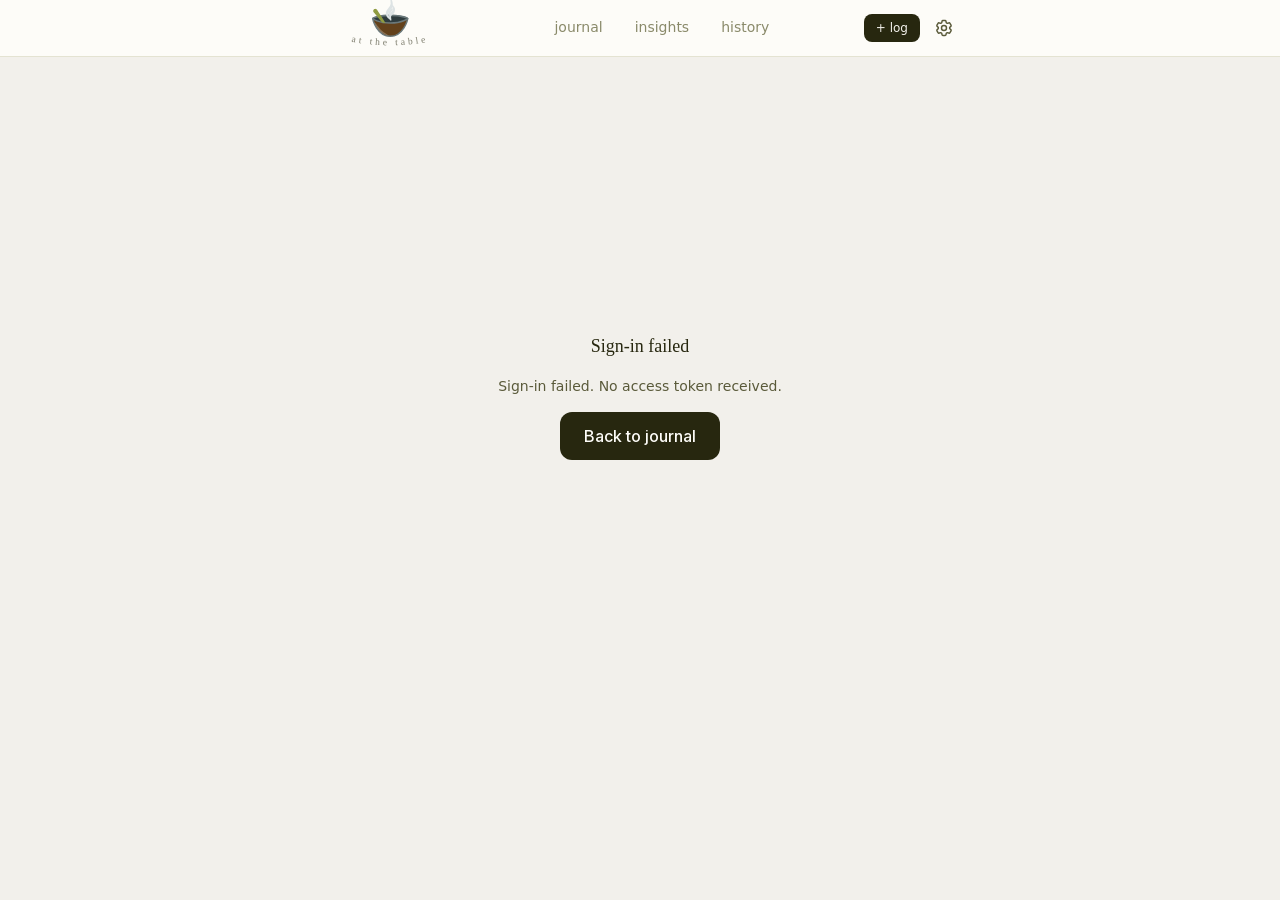
<file: oauth/callback/index.html>
<!DOCTYPE html><html lang="en" class="__variable_f367f3"><head><meta charSet="utf-8"/><meta name="viewport" content="width=device-width, initial-scale=1"/><link rel="preload" href="/_next/static/media/e4af272ccee01ff0-s.p.woff2" as="font" crossorigin="" type="font/woff2"/><link rel="stylesheet" href="/_next/static/css/db89b65e5fe3a0cb.css" data-precedence="next"/><link rel="preload" as="script" fetchPriority="low" href="/_next/static/chunks/webpack-536a02bfaea3b073.js"/><script src="/_next/static/chunks/fd9d1056-b6f716b34aaf6ca0.js" async=""></script><script src="/_next/static/chunks/117-81877726bcd27724.js" async=""></script><script src="/_next/static/chunks/main-app-d443a8162a0ba440.js" async=""></script><script src="/_next/static/chunks/app/oauth/callback/page-8cd14a5286d1642a.js" async=""></script><script src="/_next/static/chunks/164f4fb6-d89272916454e223.js" async=""></script><script src="/_next/static/chunks/890-050b3d669cbfbf7b.js" async=""></script><script src="/_next/static/chunks/648-f541ea3954b6f258.js" async=""></script><script src="/_next/static/chunks/758-e54a7cedb0fabda7.js" async=""></script><script src="/_next/static/chunks/396-6f61d3a536bc661b.js" async=""></script><script src="/_next/static/chunks/154-6d3dc3b0590e267d.js" async=""></script><script src="/_next/static/chunks/848-af183792774a336f.js" async=""></script><script src="/_next/static/chunks/app/layout-0d829557b589a767.js" async=""></script><link rel="preload" href="https://accounts.google.com/gsi/client" as="script"/><title>At the Table</title><meta name="description" content="The mindful food journal. What&#x27;s in the pot?"/><link rel="icon" href="/icon.svg?df5c14d7b596c966" type="image/svg+xml" sizes="any"/><meta name="next-size-adjust"/><script src="/_next/static/chunks/polyfills-42372ed130431b0a.js" noModule=""></script></head><body class="__className_f367f3 antialiased"><div class="min-h-screen bg-att-bg flex flex-col"><header class="sticky top-0 z-40 bg-att-surface border-b" style="border-color:var(--att-border)"><div class="max-w-2xl mx-auto px-4 h-16 sm:h-14 flex items-center justify-between relative"><a class="shrink-0 flex items-center gap-2.5 ml-4 sm:ml-0" href="/journal/"><div class="sm:hidden flex flex-col items-center" style="width:140px;height:50px"><svg viewBox="60 400 1700 1290" overflow="visible" fill="none" stroke-linecap="round" stroke-linejoin="round" class="cursor-pointer h-8 w-auto text-att-ink/60" aria-label="At the Table" role="img"><defs><clipPath id="utensil-clip-:R2lckq:"><rect x="-200" y="360" width="2200" height="540"></rect><path d="M96.26,833.726c-0.536,-0.54 -0.8,-0.82 -0.8,-0.82c-0,-0 4.106,0.892 5.1,-0.161c19.402,-20.543 241.561,-131.967 814.354,-131.967c588.747,0 783.934,125.081 790.137,131.967c0.096,0.107 0.144,0.161 0.144,0.161c-0,-0 -2.21,0.767 -2.261,0.82c-4.538,4.723 -209.585,216.274 -800.795,216.274c-580.513,0 -791.474,-201.78 -805.879,-216.274Z" fill="black" stroke="none"></path></clipPath></defs><path pathLength="1" vector-effect="non-scaling-stroke" stroke="var(--att-slate)" fill="var(--att-brown)" stroke-width="1.5" d="M1705.12,835.715c13.528,48.303 -206.787,822.994 -804.326,822.994c-599.014,0 -817.926,-774.179 -804.532,-822.256c0.225,-0.807 0.452,-1.613 0.68,-2.418c19.402,-20.475 243.044,-142.443 815.837,-142.443c588.747,-0 786.071,137.02 792.274,143.883c0.022,0.08 0.045,0.16 0.067,0.24Z" style="stroke-dasharray:1;stroke-dashoffset:1;fill-opacity:0"></path><path pathLength="1" vector-effect="non-scaling-stroke" stroke="none" fill="white" d="M189.089,1038.04c25.495,-10.791 188.512,237.441 301.521,341.516c133.213,122.683 343.602,226.96 339.866,241.187c-8.453,32.189 -296.076,-85.974 -422.238,-223.823c-117.599,-128.495 -232.135,-353.384 -219.149,-358.88Z" style="stroke-dasharray:1;stroke-dashoffset:1;fill-opacity:0"></path><path pathLength="1" vector-effect="non-scaling-stroke" stroke="var(--att-slate)" fill="var(--att-slate-dk)" stroke-width="1.5" d="M96.26,833.726c-0.536,-0.54 -0.8,-0.82 -0.8,-0.82c-0,-0 4.106,0.892 5.1,-0.161c19.402,-20.543 241.561,-131.967 814.354,-131.967c588.747,0 783.934,125.081 790.137,131.967c0.096,0.107 0.144,0.161 0.144,0.161c-0,-0 -2.21,0.767 -2.261,0.82c-4.538,4.723 -209.585,216.274 -800.795,216.274c-580.513,0 -791.474,-201.78 -805.879,-216.274Z" style="stroke-dasharray:1;stroke-dashoffset:1;fill-opacity:0"></path><path pathLength="1" vector-effect="non-scaling-stroke" stroke="var(--att-moss)" fill="var(--att-moss)" stroke-width="1.5" clip-path="url(#utensil-clip-:R2lckq:)" d="M781.964,1276.66c-205.954,-250.512 -413.475,-499.733 -619.429,-750.245c-2.677,-3.257 -4.612,-7.096 -6.36,-10.933c-1.702,-3.732 -3.01,-7.664 -3.939,-11.66c-0.914,-3.936 -1.429,-7.982 -1.566,-12.021c-0.137,-4.012 0.119,-8.056 0.747,-12.022c0.629,-3.966 1.635,-7.89 3.006,-11.665c1.379,-3.798 3.119,-7.487 5.206,-10.947c2.118,-3.513 4.577,-6.848 7.349,-9.872c0.012,-0.013 9.437,-8.438 9.445,-8.443c3.643,-2.12 7.096,-4.611 10.932,-6.36c3.733,-1.702 7.664,-3.009 11.66,-3.938c3.936,-0.915 7.982,-1.429 12.021,-1.567c4.013,-0.137 8.056,0.119 12.022,0.748c3.966,0.628 7.891,1.635 11.665,3.005c3.798,1.379 7.487,3.119 10.948,5.206c3.513,2.118 6.847,4.577 9.871,7.349c3.108,2.849 6.162,5.876 8.431,9.429c174.579,273.305 347.447,547.7 522.026,821.005l-4.035,2.931Z" style="stroke-dasharray:1;stroke-dashoffset:1;fill-opacity:0"></path><g transform="translate(-511, -954) scale(1.3635000000000002)"><path pathLength="1" vector-effect="non-scaling-stroke" stroke="var(--att-slate-lt)" fill="var(--att-slate-lt)" stroke-width="1.5" d="M1066.44,700.014c0,-0 6.498,95.026 6.865,95.92c0.368,0.894 -1.656,36.017 -6.865,54.274c-5.655,19.821 -14.254,45.442 -27.067,64.654c-25.06,37.576 -96.778,118.395 -116.796,163.482c-13.683,30.817 -10.418,76.149 -4.929,104.742c4.884,25.445 17.091,49.903 32.933,70.405c17.926,23.199 74.624,68.79 74.624,68.79c1.191,5.368 -65.742,-80.419 -74.624,-127.411c-4.785,-25.312 -3.04,-51.605 4.565,-75.552c9.186,-28.924 27.337,-68.534 50.551,-97.993c26.631,-33.795 58.527,-48.204 78.348,-100.916c14.831,-39.441 10.896,-110.132 5.787,-143.972c-4.273,-28.308 -23.392,-76.423 -23.392,-76.423Z" style="stroke-dasharray:1;stroke-dashoffset:1;fill-opacity:0"></path><path pathLength="1" vector-effect="non-scaling-stroke" stroke="var(--att-slate-lt)" fill="var(--att-slate-lt)" stroke-width="1.5" d="M996.418,1110.58c-8.131,27.662 18.878,86.547 18.878,86.547c0,-0 -5.637,-55.423 2.66,-74.23c12.714,-28.816 59.564,-84.181 72.804,-106.553c4.403,-7.44 3.804,-25.806 3.804,-25.806c-2.136,-2.96 -87.429,83.582 -98.146,120.042Z" style="stroke-dasharray:1;stroke-dashoffset:1;fill-opacity:0"></path><path pathLength="1" vector-effect="non-scaling-stroke" stroke="var(--att-slate-lt)" fill="var(--att-slate-lt)" stroke-width="1.5" d="M1119.11,896.732c-0,-0 19.844,38.605 23.474,59.667c3.912,22.706 7.053,52.037 -0,76.564c-14.59,50.731 -92.269,116.669 -111.631,158.509c-13.387,28.928 -7.327,65.473 -4.541,92.532c2.492,24.202 26.373,74.771 26.373,74.771c-0,-0 -10.991,-47.764 -12.471,-65.546c-2.078,-24.972 -5.688,-67.548 12.471,-88.986c27.216,-32.132 82.698,-67.271 101.767,-105.845c19.069,-38.573 23.771,-92.936 12.648,-125.597c-12.648,-37.141 -48.09,-76.069 -48.09,-76.069Z" style="stroke-dasharray:1;stroke-dashoffset:1;fill-opacity:0"></path></g></svg><svg width="140" height="20" viewBox="0 0 140 20" overflow="visible" class="pointer-events-none -mt-1" aria-hidden="true"><defs><path id="wordmark-arc" d="M 5,2 A 160,160 0 0,0 135,2"></path></defs><text font-size="9.5" letter-spacing="3" style="font-family:var(--font-serif, Georgia, serif);fill:var(--att-ink);fill-opacity:0.6"><textPath href="#wordmark-arc" startOffset="50%" text-anchor="middle">at the table</textPath></text></svg></div><div class="hidden sm:flex flex-col items-center" style="width:140px;height:38px"><svg viewBox="60 400 1700 1290" overflow="visible" fill="none" stroke-linecap="round" stroke-linejoin="round" class="cursor-pointer h-7 w-auto text-att-ink/60" aria-label="At the Table" role="img"><defs><clipPath id="utensil-clip-:R35ckq:"><rect x="-200" y="360" width="2200" height="540"></rect><path d="M96.26,833.726c-0.536,-0.54 -0.8,-0.82 -0.8,-0.82c-0,-0 4.106,0.892 5.1,-0.161c19.402,-20.543 241.561,-131.967 814.354,-131.967c588.747,0 783.934,125.081 790.137,131.967c0.096,0.107 0.144,0.161 0.144,0.161c-0,-0 -2.21,0.767 -2.261,0.82c-4.538,4.723 -209.585,216.274 -800.795,216.274c-580.513,0 -791.474,-201.78 -805.879,-216.274Z" fill="black" stroke="none"></path></clipPath></defs><path pathLength="1" vector-effect="non-scaling-stroke" stroke="var(--att-slate)" fill="var(--att-brown)" stroke-width="1.5" d="M1705.12,835.715c13.528,48.303 -206.787,822.994 -804.326,822.994c-599.014,0 -817.926,-774.179 -804.532,-822.256c0.225,-0.807 0.452,-1.613 0.68,-2.418c19.402,-20.475 243.044,-142.443 815.837,-142.443c588.747,-0 786.071,137.02 792.274,143.883c0.022,0.08 0.045,0.16 0.067,0.24Z" style="stroke-dasharray:1;stroke-dashoffset:1;fill-opacity:0"></path><path pathLength="1" vector-effect="non-scaling-stroke" stroke="none" fill="white" d="M189.089,1038.04c25.495,-10.791 188.512,237.441 301.521,341.516c133.213,122.683 343.602,226.96 339.866,241.187c-8.453,32.189 -296.076,-85.974 -422.238,-223.823c-117.599,-128.495 -232.135,-353.384 -219.149,-358.88Z" style="stroke-dasharray:1;stroke-dashoffset:1;fill-opacity:0"></path><path pathLength="1" vector-effect="non-scaling-stroke" stroke="var(--att-slate)" fill="var(--att-slate-dk)" stroke-width="1.5" d="M96.26,833.726c-0.536,-0.54 -0.8,-0.82 -0.8,-0.82c-0,-0 4.106,0.892 5.1,-0.161c19.402,-20.543 241.561,-131.967 814.354,-131.967c588.747,0 783.934,125.081 790.137,131.967c0.096,0.107 0.144,0.161 0.144,0.161c-0,-0 -2.21,0.767 -2.261,0.82c-4.538,4.723 -209.585,216.274 -800.795,216.274c-580.513,0 -791.474,-201.78 -805.879,-216.274Z" style="stroke-dasharray:1;stroke-dashoffset:1;fill-opacity:0"></path><path pathLength="1" vector-effect="non-scaling-stroke" stroke="var(--att-moss)" fill="var(--att-moss)" stroke-width="1.5" clip-path="url(#utensil-clip-:R35ckq:)" d="M781.964,1276.66c-205.954,-250.512 -413.475,-499.733 -619.429,-750.245c-2.677,-3.257 -4.612,-7.096 -6.36,-10.933c-1.702,-3.732 -3.01,-7.664 -3.939,-11.66c-0.914,-3.936 -1.429,-7.982 -1.566,-12.021c-0.137,-4.012 0.119,-8.056 0.747,-12.022c0.629,-3.966 1.635,-7.89 3.006,-11.665c1.379,-3.798 3.119,-7.487 5.206,-10.947c2.118,-3.513 4.577,-6.848 7.349,-9.872c0.012,-0.013 9.437,-8.438 9.445,-8.443c3.643,-2.12 7.096,-4.611 10.932,-6.36c3.733,-1.702 7.664,-3.009 11.66,-3.938c3.936,-0.915 7.982,-1.429 12.021,-1.567c4.013,-0.137 8.056,0.119 12.022,0.748c3.966,0.628 7.891,1.635 11.665,3.005c3.798,1.379 7.487,3.119 10.948,5.206c3.513,2.118 6.847,4.577 9.871,7.349c3.108,2.849 6.162,5.876 8.431,9.429c174.579,273.305 347.447,547.7 522.026,821.005l-4.035,2.931Z" style="stroke-dasharray:1;stroke-dashoffset:1;fill-opacity:0"></path><g transform="translate(-511, -954) scale(1.3635000000000002)"><path pathLength="1" vector-effect="non-scaling-stroke" stroke="var(--att-slate-lt)" fill="var(--att-slate-lt)" stroke-width="1.5" d="M1066.44,700.014c0,-0 6.498,95.026 6.865,95.92c0.368,0.894 -1.656,36.017 -6.865,54.274c-5.655,19.821 -14.254,45.442 -27.067,64.654c-25.06,37.576 -96.778,118.395 -116.796,163.482c-13.683,30.817 -10.418,76.149 -4.929,104.742c4.884,25.445 17.091,49.903 32.933,70.405c17.926,23.199 74.624,68.79 74.624,68.79c1.191,5.368 -65.742,-80.419 -74.624,-127.411c-4.785,-25.312 -3.04,-51.605 4.565,-75.552c9.186,-28.924 27.337,-68.534 50.551,-97.993c26.631,-33.795 58.527,-48.204 78.348,-100.916c14.831,-39.441 10.896,-110.132 5.787,-143.972c-4.273,-28.308 -23.392,-76.423 -23.392,-76.423Z" style="stroke-dasharray:1;stroke-dashoffset:1;fill-opacity:0"></path><path pathLength="1" vector-effect="non-scaling-stroke" stroke="var(--att-slate-lt)" fill="var(--att-slate-lt)" stroke-width="1.5" d="M996.418,1110.58c-8.131,27.662 18.878,86.547 18.878,86.547c0,-0 -5.637,-55.423 2.66,-74.23c12.714,-28.816 59.564,-84.181 72.804,-106.553c4.403,-7.44 3.804,-25.806 3.804,-25.806c-2.136,-2.96 -87.429,83.582 -98.146,120.042Z" style="stroke-dasharray:1;stroke-dashoffset:1;fill-opacity:0"></path><path pathLength="1" vector-effect="non-scaling-stroke" stroke="var(--att-slate-lt)" fill="var(--att-slate-lt)" stroke-width="1.5" d="M1119.11,896.732c-0,-0 19.844,38.605 23.474,59.667c3.912,22.706 7.053,52.037 -0,76.564c-14.59,50.731 -92.269,116.669 -111.631,158.509c-13.387,28.928 -7.327,65.473 -4.541,92.532c2.492,24.202 26.373,74.771 26.373,74.771c-0,-0 -10.991,-47.764 -12.471,-65.546c-2.078,-24.972 -5.688,-67.548 12.471,-88.986c27.216,-32.132 82.698,-67.271 101.767,-105.845c19.069,-38.573 23.771,-92.936 12.648,-125.597c-12.648,-37.141 -48.09,-76.069 -48.09,-76.069Z" style="stroke-dasharray:1;stroke-dashoffset:1;fill-opacity:0"></path></g></svg><svg width="140" height="14" viewBox="0 0 140 14" overflow="visible" class="pointer-events-none -mt-1" aria-hidden="true"><defs><path id="wordmark-arc-desktop" d="M 5,2 A 210,210 0 0,0 135,2"></path></defs><text font-size="9.5" letter-spacing="3" style="font-family:var(--font-serif, Georgia, serif);fill:var(--att-ink);fill-opacity:0.6"><textPath href="#wordmark-arc-desktop" startOffset="50%" text-anchor="middle">at the table</textPath></text></svg></div></a><nav class="hidden sm:flex"><a class="font-sans text-sm px-4 h-14 inline-flex items-center border-b-2 transition-colors text-att-text-lt hover:text-att-ink border-transparent" href="/journal/">journal</a><a class="font-sans text-sm px-4 h-14 inline-flex items-center border-b-2 transition-colors text-att-text-lt hover:text-att-ink border-transparent" href="/insights/">insights</a><a class="font-sans text-sm px-4 h-14 inline-flex items-center border-b-2 transition-colors text-att-text-lt hover:text-att-ink border-transparent" href="/history/">history</a></nav><div class="flex items-center gap-2"><a class="font-sans text-sm sm:text-xs bg-att-ink text-att-bg px-4 py-2 sm:px-3 sm:py-1.5 rounded-lg hover:bg-att-olive-dk transition-colors" href="/entry/">+ log</a><a class="text-att-text-md hover:text-att-ink transition-colors p-2 sm:p-1.5" aria-label="Settings" href="/settings/"><svg class="w-6 h-6 sm:w-5 sm:h-5" fill="none" stroke="currentColor" stroke-width="1.75" viewBox="0 0 24 24" aria-hidden="true"><path stroke-linecap="round" stroke-linejoin="round" d="M9.594 3.94c.09-.542.56-.94 1.11-.94h2.593c.55 0 1.02.398 1.11.94l.213 1.281c.063.374.313.686.645.87.074.04.147.083.22.127.325.196.72.257 1.075.124l1.217-.456a1.125 1.125 0 0 1 1.37.49l1.296 2.247a1.125 1.125 0 0 1-.26 1.431l-1.003.827c-.293.241-.438.613-.43.992a7.723 7.723 0 0 1 0 .255c-.008.378.137.75.43.991l1.004.827c.424.35.534.955.26 1.43l-1.298 2.247a1.125 1.125 0 0 1-1.369.491l-1.217-.456c-.355-.133-.75-.072-1.076.124a6.47 6.47 0 0 1-.22.128c-.331.183-.581.495-.644.869l-.213 1.281c-.09.543-.56.94-1.11.94h-2.594c-.55 0-1.019-.398-1.11-.94l-.213-1.281c-.062-.374-.312-.686-.644-.87a6.52 6.52 0 0 1-.22-.127c-.325-.196-.72-.257-1.076-.124l-1.217.456a1.125 1.125 0 0 1-1.369-.49l-1.297-2.247a1.125 1.125 0 0 1 .26-1.431l1.004-.827c.292-.24.437-.613.43-.991a6.932 6.932 0 0 1 0-.255c.007-.38-.138-.751-.43-.992l-1.004-.827a1.125 1.125 0 0 1-.26-1.43l1.297-2.247a1.125 1.125 0 0 1 1.37-.491l1.216.456c.356.133.751.072 1.076-.124.072-.044.146-.086.22-.128.332-.183.582-.495.644-.869l.214-1.28Z"></path><path stroke-linecap="round" stroke-linejoin="round" d="M15 12a3 3 0 1 1-6 0 3 3 0 0 1 6 0Z"></path></svg></a></div></div></header><main class="flex-1 max-w-2xl mx-auto w-full px-4 py-6 pb-28 sm:pb-6"><div class="flex items-center justify-center min-h-[70vh]"><p class="font-sans text-sm text-att-text-lt">Completing sign-in…</p></div></main><nav class="sm:hidden fixed bottom-0 left-0 right-0 z-40 bg-att-surface flex justify-evenly px-4 pt-2" style="border-top:0.5px solid var(--att-border);padding-bottom:calc(env(safe-area-inset-bottom) + 8px)"><a class="flex items-center justify-center py-3 px-7 rounded-2xl transition-colors text-att-text-lt" href="/journal/"><span class="font-sans text-sm">journal</span></a><a class="flex items-center justify-center py-3 px-7 rounded-2xl transition-colors text-att-text-lt" href="/insights/"><span class="font-sans text-sm">insights</span></a><a class="flex items-center justify-center py-3 px-7 rounded-2xl transition-colors text-att-text-lt" href="/history/"><span class="font-sans text-sm">history</span></a></nav></div><script src="/_next/static/chunks/webpack-536a02bfaea3b073.js" async=""></script><script>(self.__next_f=self.__next_f||[]).push([0]);self.__next_f.push([2,null])</script><script>self.__next_f.push([1,"1:HL[\"/_next/static/media/e4af272ccee01ff0-s.p.woff2\",\"font\",{\"crossOrigin\":\"\",\"type\":\"font/woff2\"}]\n2:HL[\"/_next/static/css/db89b65e5fe3a0cb.css\",\"style\"]\n"])</script><script>self.__next_f.push([1,"3:I[2846,[],\"\"]\n5:I[9107,[],\"ClientPageRoot\"]\n6:I[8614,[\"208\",\"static/chunks/app/oauth/callback/page-8cd14a5286d1642a.js\"],\"default\",1]\n7:I[4707,[],\"\"]\n8:I[6423,[],\"\"]\n9:I[7749,[\"505\",\"static/chunks/164f4fb6-d89272916454e223.js\",\"890\",\"static/chunks/890-050b3d669cbfbf7b.js\",\"648\",\"static/chunks/648-f541ea3954b6f258.js\",\"758\",\"static/chunks/758-e54a7cedb0fabda7.js\",\"396\",\"static/chunks/396-6f61d3a536bc661b.js\",\"154\",\"static/chunks/154-6d3dc3b0590e267d.js\",\"848\",\"static/chunks/848-af183792774a336f.js\",\"185\",\"static/chunks/app/layout-0d829557b589a767.js\"],\"default\",1]\nc:I[1060,[],\"\"]\na:{}\nd:[]\n"])</script><script>self.__next_f.push([1,"0:[\"$\",\"$L3\",null,{\"buildId\":\"ZpiNVUn5Vz5prYzmc3TW3\",\"assetPrefix\":\"\",\"urlParts\":[\"\",\"oauth\",\"callback\",\"\"],\"initialTree\":[\"\",{\"children\":[\"oauth\",{\"children\":[\"callback\",{\"children\":[\"__PAGE__\",{}]}]}]},\"$undefined\",\"$undefined\",true],\"initialSeedData\":[\"\",{\"children\":[\"oauth\",{\"children\":[\"callback\",{\"children\":[\"__PAGE__\",{},[[\"$L4\",[\"$\",\"$L5\",null,{\"props\":{\"params\":{},\"searchParams\":{}},\"Component\":\"$6\"}],null],null],null]},[null,[\"$\",\"$L7\",null,{\"parallelRouterKey\":\"children\",\"segmentPath\":[\"children\",\"oauth\",\"children\",\"callback\",\"children\"],\"error\":\"$undefined\",\"errorStyles\":\"$undefined\",\"errorScripts\":\"$undefined\",\"template\":[\"$\",\"$L8\",null,{}],\"templateStyles\":\"$undefined\",\"templateScripts\":\"$undefined\",\"notFound\":\"$undefined\",\"notFoundStyles\":\"$undefined\"}]],null]},[null,[\"$\",\"$L7\",null,{\"parallelRouterKey\":\"children\",\"segmentPath\":[\"children\",\"oauth\",\"children\"],\"error\":\"$undefined\",\"errorStyles\":\"$undefined\",\"errorScripts\":\"$undefined\",\"template\":[\"$\",\"$L8\",null,{}],\"templateStyles\":\"$undefined\",\"templateScripts\":\"$undefined\",\"notFound\":\"$undefined\",\"notFoundStyles\":\"$undefined\"}]],null]},[[[[\"$\",\"link\",\"0\",{\"rel\":\"stylesheet\",\"href\":\"/_next/static/css/db89b65e5fe3a0cb.css\",\"precedence\":\"next\",\"crossOrigin\":\"$undefined\"}]],[\"$\",\"$L9\",null,{\"children\":[\"$\",\"$L7\",null,{\"parallelRouterKey\":\"children\",\"segmentPath\":[\"children\"],\"error\":\"$undefined\",\"errorStyles\":\"$undefined\",\"errorScripts\":\"$undefined\",\"template\":[\"$\",\"$L8\",null,{}],\"templateStyles\":\"$undefined\",\"templateScripts\":\"$undefined\",\"notFound\":[[\"$\",\"title\",null,{\"children\":\"404: This page could not be found.\"}],[\"$\",\"div\",null,{\"style\":{\"fontFamily\":\"system-ui,\\\"Segoe UI\\\",Roboto,Helvetica,Arial,sans-serif,\\\"Apple Color Emoji\\\",\\\"Segoe UI Emoji\\\"\",\"height\":\"100vh\",\"textAlign\":\"center\",\"display\":\"flex\",\"flexDirection\":\"column\",\"alignItems\":\"center\",\"justifyContent\":\"center\"},\"children\":[\"$\",\"div\",null,{\"children\":[[\"$\",\"style\",null,{\"dangerouslySetInnerHTML\":{\"__html\":\"body{color:#000;background:#fff;margin:0}.next-error-h1{border-right:1px solid rgba(0,0,0,.3)}@media (prefers-color-scheme:dark){body{color:#fff;background:#000}.next-error-h1{border-right:1px solid rgba(255,255,255,.3)}}\"}}],[\"$\",\"h1\",null,{\"className\":\"next-error-h1\",\"style\":{\"display\":\"inline-block\",\"margin\":\"0 20px 0 0\",\"padding\":\"0 23px 0 0\",\"fontSize\":24,\"fontWeight\":500,\"verticalAlign\":\"top\",\"lineHeight\":\"49px\"},\"children\":\"404\"}],[\"$\",\"div\",null,{\"style\":{\"display\":\"inline-block\"},\"children\":[\"$\",\"h2\",null,{\"style\":{\"fontSize\":14,\"fontWeight\":400,\"lineHeight\":\"49px\",\"margin\":0},\"children\":\"This page could not be found.\"}]}]]}]}]],\"notFoundStyles\":[]}],\"params\":\"$a\"}]],null],null],\"couldBeIntercepted\":false,\"initialHead\":[null,\"$Lb\"],\"globalErrorComponent\":\"$c\",\"missingSlots\":\"$Wd\"}]\n"])</script><script>self.__next_f.push([1,"b:[[\"$\",\"meta\",\"0\",{\"name\":\"viewport\",\"content\":\"width=device-width, initial-scale=1\"}],[\"$\",\"meta\",\"1\",{\"charSet\":\"utf-8\"}],[\"$\",\"link\",\"2\",{\"rel\":\"icon\",\"href\":\"/icon.svg?df5c14d7b596c966\",\"type\":\"image/svg+xml\",\"sizes\":\"any\"}],[\"$\",\"meta\",\"3\",{\"name\":\"next-size-adjust\"}]]\n4:null\n"])</script></body></html>
</file>
<file: _next/static/css/db89b65e5fe3a0cb.css>
*,:after,:before{--tw-border-spacing-x:0;--tw-border-spacing-y:0;--tw-translate-x:0;--tw-translate-y:0;--tw-rotate:0;--tw-skew-x:0;--tw-skew-y:0;--tw-scale-x:1;--tw-scale-y:1;--tw-pan-x: ;--tw-pan-y: ;--tw-pinch-zoom: ;--tw-scroll-snap-strictness:proximity;--tw-gradient-from-position: ;--tw-gradient-via-position: ;--tw-gradient-to-position: ;--tw-ordinal: ;--tw-slashed-zero: ;--tw-numeric-figure: ;--tw-numeric-spacing: ;--tw-numeric-fraction: ;--tw-ring-inset: ;--tw-ring-offset-width:0px;--tw-ring-offset-color:#fff;--tw-ring-color:rgba(59,130,246,.5);--tw-ring-offset-shadow:0 0 #0000;--tw-ring-shadow:0 0 #0000;--tw-shadow:0 0 #0000;--tw-shadow-colored:0 0 #0000;--tw-blur: ;--tw-brightness: ;--tw-contrast: ;--tw-grayscale: ;--tw-hue-rotate: ;--tw-invert: ;--tw-saturate: ;--tw-sepia: ;--tw-drop-shadow: ;--tw-backdrop-blur: ;--tw-backdrop-brightness: ;--tw-backdrop-contrast: ;--tw-backdrop-grayscale: ;--tw-backdrop-hue-rotate: ;--tw-backdrop-invert: ;--tw-backdrop-opacity: ;--tw-backdrop-saturate: ;--tw-backdrop-sepia: ;--tw-contain-size: ;--tw-contain-layout: ;--tw-contain-paint: ;--tw-contain-style: }::backdrop{--tw-border-spacing-x:0;--tw-border-spacing-y:0;--tw-translate-x:0;--tw-translate-y:0;--tw-rotate:0;--tw-skew-x:0;--tw-skew-y:0;--tw-scale-x:1;--tw-scale-y:1;--tw-pan-x: ;--tw-pan-y: ;--tw-pinch-zoom: ;--tw-scroll-snap-strictness:proximity;--tw-gradient-from-position: ;--tw-gradient-via-position: ;--tw-gradient-to-position: ;--tw-ordinal: ;--tw-slashed-zero: ;--tw-numeric-figure: ;--tw-numeric-spacing: ;--tw-numeric-fraction: ;--tw-ring-inset: ;--tw-ring-offset-width:0px;--tw-ring-offset-color:#fff;--tw-ring-color:rgba(59,130,246,.5);--tw-ring-offset-shadow:0 0 #0000;--tw-ring-shadow:0 0 #0000;--tw-shadow:0 0 #0000;--tw-shadow-colored:0 0 #0000;--tw-blur: ;--tw-brightness: ;--tw-contrast: ;--tw-grayscale: ;--tw-hue-rotate: ;--tw-invert: ;--tw-saturate: ;--tw-sepia: ;--tw-drop-shadow: ;--tw-backdrop-blur: ;--tw-backdrop-brightness: ;--tw-backdrop-contrast: ;--tw-backdrop-grayscale: ;--tw-backdrop-hue-rotate: ;--tw-backdrop-invert: ;--tw-backdrop-opacity: ;--tw-backdrop-saturate: ;--tw-backdrop-sepia: ;--tw-contain-size: ;--tw-contain-layout: ;--tw-contain-paint: ;--tw-contain-style: }/*
! tailwindcss v3.4.19 | MIT License | https://tailwindcss.com
*/*,:after,:before{box-sizing:border-box;border:0 solid #e5e7eb}:after,:before{--tw-content:""}:host,html{line-height:1.5;-webkit-text-size-adjust:100%;-moz-tab-size:4;-o-tab-size:4;tab-size:4;font-family:ui-sans-serif,system-ui,sans-serif,Apple Color Emoji,Segoe UI Emoji,Segoe UI Symbol,Noto Color Emoji;font-feature-settings:normal;font-variation-settings:normal;-webkit-tap-highlight-color:transparent}body{margin:0;line-height:inherit}hr{height:0;color:inherit;border-top-width:1px}abbr:where([title]){-webkit-text-decoration:underline dotted;text-decoration:underline dotted}h1,h2,h3,h4,h5,h6{font-size:inherit;font-weight:inherit}a{color:inherit;text-decoration:inherit}b,strong{font-weight:bolder}code,kbd,pre,samp{font-family:ui-monospace,SFMono-Regular,Menlo,Monaco,Consolas,Liberation Mono,Courier New,monospace;font-feature-settings:normal;font-variation-settings:normal;font-size:1em}small{font-size:80%}sub,sup{font-size:75%;line-height:0;position:relative;vertical-align:baseline}sub{bottom:-.25em}sup{top:-.5em}table{text-indent:0;border-color:inherit;border-collapse:collapse}button,input,optgroup,select,textarea{font-family:inherit;font-feature-settings:inherit;font-variation-settings:inherit;font-size:100%;font-weight:inherit;line-height:inherit;letter-spacing:inherit;color:inherit;margin:0;padding:0}button,select{text-transform:none}button,input:where([type=button]),input:where([type=reset]),input:where([type=submit]){-webkit-appearance:button;background-color:transparent;background-image:none}:-moz-focusring{outline:auto}:-moz-ui-invalid{box-shadow:none}progress{vertical-align:baseline}::-webkit-inner-spin-button,::-webkit-outer-spin-button{height:auto}[type=search]{-webkit-appearance:textfield;outline-offset:-2px}::-webkit-search-decoration{-webkit-appearance:none}::-webkit-file-upload-button{-webkit-appearance:button;font:inherit}summary{display:list-item}blockquote,dd,dl,figure,h1,h2,h3,h4,h5,h6,hr,p,pre{margin:0}fieldset{margin:0}fieldset,legend{padding:0}menu,ol,ul{list-style:none;margin:0;padding:0}dialog{padding:0}textarea{resize:vertical}input::-moz-placeholder,textarea::-moz-placeholder{opacity:1;color:#9ca3af}input::placeholder,textarea::placeholder{opacity:1;color:#9ca3af}[role=button],button{cursor:pointer}:disabled{cursor:default}audio,canvas,embed,iframe,img,object,svg,video{display:block;vertical-align:middle}img,video{max-width:100%;height:auto}[hidden]:where(:not([hidden=until-found])){display:none}html{-webkit-font-smoothing:antialiased;-moz-osx-font-smoothing:grayscale;scroll-behavior:smooth}body{--tw-bg-opacity:1;background-color:rgb(242 240 235/var(--tw-bg-opacity,1));--tw-text-opacity:1;color:rgb(39 39 15/var(--tw-text-opacity,1));min-height:100vh}*{-webkit-tap-highlight-color:transparent}.container{width:100%}@media (min-width:640px){.container{max-width:640px}}@media (min-width:768px){.container{max-width:768px}}@media (min-width:1024px){.container{max-width:1024px}}@media (min-width:1280px){.container{max-width:1280px}}@media (min-width:1536px){.container{max-width:1536px}}.card{border-radius:12px;--tw-bg-opacity:1;background-color:rgb(253 252 248/var(--tw-bg-opacity,1));--tw-shadow:0 2px 8px rgba(39,39,15,.08);--tw-shadow-colored:0 2px 8px var(--tw-shadow-color);box-shadow:var(--tw-ring-offset-shadow,0 0 #0000),var(--tw-ring-shadow,0 0 #0000),var(--tw-shadow);border:1px solid var(--att-border);padding:1rem}.btn-primary{--tw-bg-opacity:1;background-color:rgb(39 39 15/var(--tw-bg-opacity,1));--tw-text-opacity:1;color:rgb(253 252 248/var(--tw-text-opacity,1));border-radius:12px;padding:.75rem 1.5rem;font-weight:500;transition-property:color,background-color,border-color,text-decoration-color,fill,stroke;transition-timing-function:cubic-bezier(.4,0,.2,1);transition-duration:.2s}.btn-primary:hover{--tw-bg-opacity:1;background-color:rgb(61 59 22/var(--tw-bg-opacity,1))}.btn-primary:focus{outline:2px solid transparent;outline-offset:2px;--tw-ring-offset-shadow:var(--tw-ring-inset) 0 0 0 var(--tw-ring-offset-width) var(--tw-ring-offset-color);--tw-ring-shadow:var(--tw-ring-inset) 0 0 0 calc(2px + var(--tw-ring-offset-width)) var(--tw-ring-color);box-shadow:var(--tw-ring-offset-shadow),var(--tw-ring-shadow),var(--tw-shadow,0 0 #0000);--tw-ring-opacity:1;--tw-ring-color:rgb(113 110 41/var(--tw-ring-opacity,1));--tw-ring-offset-width:2px}.btn-primary:disabled{cursor:not-allowed;opacity:.5}.sr-only{position:absolute;width:1px;height:1px;padding:0;margin:-1px;overflow:hidden;clip:rect(0,0,0,0);white-space:nowrap;border-width:0}.not-sr-only{position:static;width:auto;height:auto;padding:0;margin:0;overflow:visible;clip:auto;white-space:normal}.pointer-events-none{pointer-events:none}.visible{visibility:visible}.invisible{visibility:hidden}.collapse{visibility:collapse}.static{position:static}.fixed{position:fixed}.absolute{position:absolute}.relative{position:relative}.sticky{position:sticky}.-inset-1{inset:-.25rem}.inset-0{inset:0}.inset-y-0{top:0;bottom:0}.-right-2{right:-.5rem}.-top-2{top:-.5rem}.bottom-0{bottom:0}.bottom-1{bottom:.25rem}.bottom-4{bottom:1rem}.bottom-full{bottom:100%}.left-0{left:0}.left-1{left:.25rem}.left-1\/2{left:50%}.left-2{left:.5rem}.right-0{right:0}.right-1{right:.25rem}.right-1\/2{right:50%}.top-0{top:0}.top-full{top:100%}.isolate{isolation:isolate}.isolation-auto{isolation:auto}.-z-10{z-index:-10}.z-0{z-index:0}.z-10{z-index:10}.z-20{z-index:20}.z-30{z-index:30}.z-40{z-index:40}.z-50{z-index:50}.z-\[100\]{z-index:100}.z-\[9999\]{z-index:9999}.col-span-1{grid-column:span 1/span 1}.col-span-10{grid-column:span 10/span 10}.col-span-11{grid-column:span 11/span 11}.col-span-12{grid-column:span 12/span 12}.col-span-2{grid-column:span 2/span 2}.col-span-3{grid-column:span 3/span 3}.col-span-4{grid-column:span 4/span 4}.col-span-5{grid-column:span 5/span 5}.col-span-6{grid-column:span 6/span 6}.col-span-7{grid-column:span 7/span 7}.col-span-8{grid-column:span 8/span 8}.col-span-9{grid-column:span 9/span 9}.row-span-2{grid-row:span 2/span 2}.-mx-3{margin-left:-.75rem;margin-right:-.75rem}.mx-2\.5{margin-left:.625rem;margin-right:.625rem}.mx-4{margin-left:1rem;margin-right:1rem}.mx-auto{margin-left:auto;margin-right:auto}.my-6{margin-top:1.5rem;margin-bottom:1.5rem}.-mb-px{margin-bottom:-1px}.-ml-0{margin-left:0}.-ml-0\.5{margin-left:-.125rem}.-ml-1{margin-left:-.25rem}.-ml-1\.5{margin-left:-.375rem}.-ml-px{margin-left:-1px}.-mr-1{margin-right:-.25rem}.-mt-0\.5{margin-top:-.125rem}.-mt-1{margin-top:-.25rem}.mb-0{margin-bottom:0}.mb-0\.5{margin-bottom:.125rem}.mb-1{margin-bottom:.25rem}.mb-1\.5{margin-bottom:.375rem}.mb-2{margin-bottom:.5rem}.mb-2\.5{margin-bottom:.625rem}.mb-3{margin-bottom:.75rem}.mb-4{margin-bottom:1rem}.mb-5{margin-bottom:1.25rem}.mb-6{margin-bottom:1.5rem}.ml-1{margin-left:.25rem}.ml-1\.5{margin-left:.375rem}.ml-2{margin-left:.5rem}.ml-3{margin-left:.75rem}.ml-4{margin-left:1rem}.ml-\[52px\]{margin-left:52px}.ml-auto{margin-left:auto}.ml-px{margin-left:1px}.mr-1{margin-right:.25rem}.mr-1\.5{margin-right:.375rem}.mr-10{margin-right:2.5rem}.mr-2{margin-right:.5rem}.mr-2\.5{margin-right:.625rem}.mr-20{margin-right:5rem}.mr-3{margin-right:.75rem}.mr-4{margin-right:1rem}.mr-5{margin-right:1.25rem}.mr-8{margin-right:2rem}.mt-0\.5{margin-top:.125rem}.mt-1{margin-top:.25rem}.mt-1\.5{margin-top:.375rem}.mt-2{margin-top:.5rem}.mt-3{margin-top:.75rem}.mt-4{margin-top:1rem}.line-clamp-1{-webkit-line-clamp:1}.line-clamp-1,.line-clamp-2{overflow:hidden;display:-webkit-box;-webkit-box-orient:vertical}.line-clamp-2{-webkit-line-clamp:2}.block{display:block}.inline-block{display:inline-block}.inline{display:inline}.flex{display:flex}.inline-flex{display:inline-flex}.table{display:table}.inline-table{display:inline-table}.table-caption{display:table-caption}.table-cell{display:table-cell}.table-column{display:table-column}.table-column-group{display:table-column-group}.table-footer-group{display:table-footer-group}.table-header-group{display:table-header-group}.table-row-group{display:table-row-group}.table-row{display:table-row}.flow-root{display:flow-root}.grid{display:grid}.inline-grid{display:inline-grid}.contents{display:contents}.list-item{display:list-item}.hidden{display:none}.aspect-\[4\/3\]{aspect-ratio:4/3}.size-3\.5{width:.875rem;height:.875rem}.h-0{height:0}.h-0\.5{height:.125rem}.h-1{height:.25rem}.h-1\.5{height:.375rem}.h-10{height:2.5rem}.h-12{height:3rem}.h-14{height:3.5rem}.h-16{height:4rem}.h-2{height:.5rem}.h-24{height:6rem}.h-3{height:.75rem}.h-3\.5{height:.875rem}.h-4{height:1rem}.h-40{height:10rem}.h-5{height:1.25rem}.h-6{height:1.5rem}.h-7{height:1.75rem}.h-8{height:2rem}.h-80{height:20rem}.h-9{height:2.25rem}.h-\[1px\]{height:1px}.h-\[56px\]{height:56px}.h-\[72px\]{height:72px}.h-full{height:100%}.max-h-0{max-height:0}.max-h-\[1200px\]{max-height:1200px}.max-h-\[228px\]{max-height:228px}.max-h-\[260px\]{max-height:260px}.max-h-\[300px\]{max-height:300px}.max-h-\[4000px\]{max-height:4000px}.max-h-\[75vh\]{max-height:75vh}.max-h-\[900px\]{max-height:900px}.max-h-\[92vh\]{max-height:92vh}.max-h-\[calc\(100dvh-2rem\)\]{max-height:calc(100dvh - 2rem)}.min-h-\[20vh\]{min-height:20vh}.min-h-\[30vh\]{min-height:30vh}.min-h-\[40vh\]{min-height:40vh}.min-h-\[50vh\]{min-height:50vh}.min-h-\[70vh\]{min-height:70vh}.min-h-\[75vh\]{min-height:75vh}.min-h-full{min-height:100%}.min-h-screen{min-height:100vh}.w-0{width:0}.w-1{width:.25rem}.w-1\.5{width:.375rem}.w-1\/2{width:50%}.w-10{width:2.5rem}.w-11{width:2.75rem}.w-12{width:3rem}.w-14{width:3.5rem}.w-16{width:4rem}.w-2{width:.5rem}.w-20{width:5rem}.w-24{width:6rem}.w-28{width:7rem}.w-3{width:.75rem}.w-3\.5{width:.875rem}.w-4{width:1rem}.w-48{width:12rem}.w-5{width:1.25rem}.w-6{width:1.5rem}.w-7{width:1.75rem}.w-8{width:2rem}.w-9{width:2.25rem}.w-\[44\%\]{width:44%}.w-\[50\%\]{width:50%}.w-\[56px\]{width:56px}.w-\[72px\]{width:72px}.w-\[90\%\]{width:90%}.w-\[94\%\]{width:94%}.w-\[var\(--button-width\)\]{width:var(--button-width)}.w-auto{width:auto}.w-full{width:100%}.w-max{width:-moz-max-content;width:max-content}.w-screen{width:100vw}.min-w-0{min-width:0}.min-w-44{min-width:11rem}.min-w-\[10rem\]{min-width:10rem}.min-w-\[16px\]{min-width:16px}.min-w-\[180px\]{min-width:180px}.min-w-\[200px\]{min-width:200px}.min-w-min{min-width:-moz-min-content;min-width:min-content}.max-w-2xl{max-width:42rem}.max-w-7xl{max-width:80rem}.max-w-\[100px\]{max-width:100px}.max-w-full{max-width:100%}.max-w-lg{max-width:32rem}.max-w-md{max-width:28rem}.max-w-sm{max-width:24rem}.max-w-xs{max-width:20rem}.flex-1{flex:1 1 0%}.flex-none{flex:none}.shrink{flex-shrink:1}.shrink-0{flex-shrink:0}.grow{flex-grow:1}.border-collapse{border-collapse:collapse}.-translate-x-1\/2{--tw-translate-x:-50%}.-translate-x-1\/2,.-translate-y-4{transform:translate(var(--tw-translate-x),var(--tw-translate-y)) rotate(var(--tw-rotate)) skewX(var(--tw-skew-x)) skewY(var(--tw-skew-y)) scaleX(var(--tw-scale-x)) scaleY(var(--tw-scale-y))}.-translate-y-4{--tw-translate-y:-1rem}.translate-x-0{--tw-translate-x:0px}.translate-x-0,.translate-x-1\/2{transform:translate(var(--tw-translate-x),var(--tw-translate-y)) rotate(var(--tw-rotate)) skewX(var(--tw-skew-x)) skewY(var(--tw-skew-y)) scaleX(var(--tw-scale-x)) scaleY(var(--tw-scale-y))}.translate-x-1\/2{--tw-translate-x:50%}.translate-x-5{--tw-translate-x:1.25rem}.translate-x-5,.translate-y-0{transform:translate(var(--tw-translate-x),var(--tw-translate-y)) rotate(var(--tw-rotate)) skewX(var(--tw-skew-x)) skewY(var(--tw-skew-y)) scaleX(var(--tw-scale-x)) scaleY(var(--tw-scale-y))}.translate-y-0{--tw-translate-y:0px}.-rotate-180{--tw-rotate:-180deg}.-rotate-180,.-rotate-90{transform:translate(var(--tw-translate-x),var(--tw-translate-y)) rotate(var(--tw-rotate)) skewX(var(--tw-skew-x)) skewY(var(--tw-skew-y)) scaleX(var(--tw-scale-x)) scaleY(var(--tw-scale-y))}.-rotate-90{--tw-rotate:-90deg}.rotate-180{--tw-rotate:180deg}.rotate-180,.rotate-90{transform:translate(var(--tw-translate-x),var(--tw-translate-y)) rotate(var(--tw-rotate)) skewX(var(--tw-skew-x)) skewY(var(--tw-skew-y)) scaleX(var(--tw-scale-x)) scaleY(var(--tw-scale-y))}.rotate-90{--tw-rotate:90deg}.scale-100{--tw-scale-x:1;--tw-scale-y:1}.scale-100,.scale-95{transform:translate(var(--tw-translate-x),var(--tw-translate-y)) rotate(var(--tw-rotate)) skewX(var(--tw-skew-x)) skewY(var(--tw-skew-y)) scaleX(var(--tw-scale-x)) scaleY(var(--tw-scale-y))}.scale-95{--tw-scale-x:.95;--tw-scale-y:.95}.transform{transform:translate(var(--tw-translate-x),var(--tw-translate-y)) rotate(var(--tw-rotate)) skewX(var(--tw-skew-x)) skewY(var(--tw-skew-y)) scaleX(var(--tw-scale-x)) scaleY(var(--tw-scale-y))}@keyframes ping{75%,to{transform:scale(2);opacity:0}}.animate-ping{animation:ping 1s cubic-bezier(0,0,.2,1) infinite}@keyframes pulse{50%{opacity:.5}}.animate-pulse{animation:pulse 2s cubic-bezier(.4,0,.6,1) infinite}@keyframes spin{to{transform:rotate(1turn)}}.animate-spin{animation:spin 1s linear infinite}.cursor-default{cursor:default}.cursor-not-allowed{cursor:not-allowed}.cursor-pointer{cursor:pointer}.touch-pinch-zoom{--tw-pinch-zoom:pinch-zoom;touch-action:var(--tw-pan-x) var(--tw-pan-y) var(--tw-pinch-zoom)}.select-none{-webkit-user-select:none;-moz-user-select:none;user-select:none}.resize-y{resize:vertical}.resize{resize:both}.snap-mandatory{--tw-scroll-snap-strictness:mandatory}.grid-cols-1{grid-template-columns:repeat(1,minmax(0,1fr))}.grid-cols-10{grid-template-columns:repeat(10,minmax(0,1fr))}.grid-cols-11{grid-template-columns:repeat(11,minmax(0,1fr))}.grid-cols-12{grid-template-columns:repeat(12,minmax(0,1fr))}.grid-cols-2{grid-template-columns:repeat(2,minmax(0,1fr))}.grid-cols-3{grid-template-columns:repeat(3,minmax(0,1fr))}.grid-cols-4{grid-template-columns:repeat(4,minmax(0,1fr))}.grid-cols-5{grid-template-columns:repeat(5,minmax(0,1fr))}.grid-cols-6{grid-template-columns:repeat(6,minmax(0,1fr))}.grid-cols-7{grid-template-columns:repeat(7,minmax(0,1fr))}.grid-cols-8{grid-template-columns:repeat(8,minmax(0,1fr))}.grid-cols-9{grid-template-columns:repeat(9,minmax(0,1fr))}.grid-cols-none{grid-template-columns:none}.grid-rows-2{grid-template-rows:repeat(2,minmax(0,1fr))}.flex-row{flex-direction:row}.flex-row-reverse{flex-direction:row-reverse}.flex-col{flex-direction:column}.flex-col-reverse{flex-direction:column-reverse}.flex-wrap{flex-wrap:wrap}.flex-nowrap{flex-wrap:nowrap}.items-start{align-items:flex-start}.items-end{align-items:flex-end}.items-center{align-items:center}.items-baseline{align-items:baseline}.items-stretch{align-items:stretch}.justify-start{justify-content:flex-start}.justify-end{justify-content:flex-end}.justify-center{justify-content:center}.justify-between{justify-content:space-between}.justify-around{justify-content:space-around}.justify-evenly{justify-content:space-evenly}.gap-0\.5{gap:.125rem}.gap-1{gap:.25rem}.gap-1\.5{gap:.375rem}.gap-10{gap:2.5rem}.gap-2{gap:.5rem}.gap-2\.5{gap:.625rem}.gap-3{gap:.75rem}.gap-4{gap:1rem}.gap-5{gap:1.25rem}.gap-6{gap:1.5rem}.gap-8{gap:2rem}.gap-x-1{-moz-column-gap:.25rem;column-gap:.25rem}.gap-x-3{-moz-column-gap:.75rem;column-gap:.75rem}.gap-x-4{-moz-column-gap:1rem;column-gap:1rem}.gap-y-0\.5{row-gap:.125rem}.gap-y-1{row-gap:.25rem}.space-x-0\.5>:not([hidden])~:not([hidden]){--tw-space-x-reverse:0;margin-right:calc(.125rem * var(--tw-space-x-reverse));margin-left:calc(.125rem * calc(1 - var(--tw-space-x-reverse)))}.space-x-1>:not([hidden])~:not([hidden]){--tw-space-x-reverse:0;margin-right:calc(.25rem * var(--tw-space-x-reverse));margin-left:calc(.25rem * calc(1 - var(--tw-space-x-reverse)))}.space-x-1\.5>:not([hidden])~:not([hidden]){--tw-space-x-reverse:0;margin-right:calc(.375rem * var(--tw-space-x-reverse));margin-left:calc(.375rem * calc(1 - var(--tw-space-x-reverse)))}.space-x-2>:not([hidden])~:not([hidden]){--tw-space-x-reverse:0;margin-right:calc(.5rem * var(--tw-space-x-reverse));margin-left:calc(.5rem * calc(1 - var(--tw-space-x-reverse)))}.space-x-4>:not([hidden])~:not([hidden]){--tw-space-x-reverse:0;margin-right:calc(1rem * var(--tw-space-x-reverse));margin-left:calc(1rem * calc(1 - var(--tw-space-x-reverse)))}.space-x-6>:not([hidden])~:not([hidden]){--tw-space-x-reverse:0;margin-right:calc(1.5rem * var(--tw-space-x-reverse));margin-left:calc(1.5rem * calc(1 - var(--tw-space-x-reverse)))}.space-x-8>:not([hidden])~:not([hidden]){--tw-space-x-reverse:0;margin-right:calc(2rem * var(--tw-space-x-reverse));margin-left:calc(2rem * calc(1 - var(--tw-space-x-reverse)))}.space-y-0>:not([hidden])~:not([hidden]){--tw-space-y-reverse:0;margin-top:calc(0px * calc(1 - var(--tw-space-y-reverse)));margin-bottom:calc(0px * var(--tw-space-y-reverse))}.space-y-0\.5>:not([hidden])~:not([hidden]){--tw-space-y-reverse:0;margin-top:calc(.125rem * calc(1 - var(--tw-space-y-reverse)));margin-bottom:calc(.125rem * var(--tw-space-y-reverse))}.space-y-1>:not([hidden])~:not([hidden]){--tw-space-y-reverse:0;margin-top:calc(.25rem * calc(1 - var(--tw-space-y-reverse)));margin-bottom:calc(.25rem * var(--tw-space-y-reverse))}.space-y-1\.5>:not([hidden])~:not([hidden]){--tw-space-y-reverse:0;margin-top:calc(.375rem * calc(1 - var(--tw-space-y-reverse)));margin-bottom:calc(.375rem * var(--tw-space-y-reverse))}.space-y-2>:not([hidden])~:not([hidden]){--tw-space-y-reverse:0;margin-top:calc(.5rem * calc(1 - var(--tw-space-y-reverse)));margin-bottom:calc(.5rem * var(--tw-space-y-reverse))}.space-y-2\.5>:not([hidden])~:not([hidden]){--tw-space-y-reverse:0;margin-top:calc(.625rem * calc(1 - var(--tw-space-y-reverse)));margin-bottom:calc(.625rem * var(--tw-space-y-reverse))}.space-y-3>:not([hidden])~:not([hidden]){--tw-space-y-reverse:0;margin-top:calc(.75rem * calc(1 - var(--tw-space-y-reverse)));margin-bottom:calc(.75rem * var(--tw-space-y-reverse))}.space-y-4>:not([hidden])~:not([hidden]){--tw-space-y-reverse:0;margin-top:calc(1rem * calc(1 - var(--tw-space-y-reverse)));margin-bottom:calc(1rem * var(--tw-space-y-reverse))}.space-y-5>:not([hidden])~:not([hidden]){--tw-space-y-reverse:0;margin-top:calc(1.25rem * calc(1 - var(--tw-space-y-reverse)));margin-bottom:calc(1.25rem * var(--tw-space-y-reverse))}.space-y-6>:not([hidden])~:not([hidden]){--tw-space-y-reverse:0;margin-top:calc(1.5rem * calc(1 - var(--tw-space-y-reverse)));margin-bottom:calc(1.5rem * var(--tw-space-y-reverse))}.space-y-8>:not([hidden])~:not([hidden]){--tw-space-y-reverse:0;margin-top:calc(2rem * calc(1 - var(--tw-space-y-reverse)));margin-bottom:calc(2rem * var(--tw-space-y-reverse))}.space-y-reverse>:not([hidden])~:not([hidden]){--tw-space-y-reverse:1}.space-x-reverse>:not([hidden])~:not([hidden]){--tw-space-x-reverse:1}.divide-x>:not([hidden])~:not([hidden]){--tw-divide-x-reverse:0;border-right-width:calc(1px * var(--tw-divide-x-reverse));border-left-width:calc(1px * calc(1 - var(--tw-divide-x-reverse)))}.divide-y>:not([hidden])~:not([hidden]){--tw-divide-y-reverse:0;border-top-width:calc(1px * calc(1 - var(--tw-divide-y-reverse)));border-bottom-width:calc(1px * var(--tw-divide-y-reverse))}.divide-y-reverse>:not([hidden])~:not([hidden]){--tw-divide-y-reverse:1}.divide-x-reverse>:not([hidden])~:not([hidden]){--tw-divide-x-reverse:1}.self-center{align-self:center}.overflow-auto{overflow:auto}.overflow-hidden{overflow:hidden}.overflow-visible{overflow:visible}.overflow-x-auto{overflow-x:auto}.overflow-y-auto{overflow-y:auto}.overflow-x-clip{overflow-x:clip}.overflow-x-scroll{overflow-x:scroll}.truncate{overflow:hidden;white-space:nowrap}.text-ellipsis,.truncate{text-overflow:ellipsis}.text-clip{text-overflow:clip}.whitespace-nowrap{white-space:nowrap}.text-wrap{text-wrap:wrap}.\!rounded-none{border-radius:0!important}.rounded{border-radius:.25rem}.rounded-2xl{border-radius:1rem}.rounded-\[1px\]{border-radius:1px}.rounded-att{border-radius:12px}.rounded-full{border-radius:9999px}.rounded-lg{border-radius:.5rem}.rounded-xl{border-radius:.75rem}.rounded-b{border-bottom-right-radius:.25rem;border-bottom-left-radius:.25rem}.rounded-e{border-start-end-radius:.25rem;border-end-end-radius:.25rem}.rounded-l{border-top-left-radius:.25rem;border-bottom-left-radius:.25rem}.rounded-l-none{border-top-left-radius:0;border-bottom-left-radius:0}.rounded-r{border-top-right-radius:.25rem;border-bottom-right-radius:.25rem}.rounded-r-none{border-top-right-radius:0;border-bottom-right-radius:0}.rounded-s{border-start-start-radius:.25rem;border-end-start-radius:.25rem}.rounded-t{border-top-left-radius:.25rem;border-top-right-radius:.25rem}.rounded-t-2xl{border-top-left-radius:1rem;border-top-right-radius:1rem}.rounded-bl{border-bottom-left-radius:.25rem}.rounded-br{border-bottom-right-radius:.25rem}.rounded-ee{border-end-end-radius:.25rem}.rounded-es{border-end-start-radius:.25rem}.rounded-se{border-start-end-radius:.25rem}.rounded-ss{border-start-start-radius:.25rem}.rounded-tl{border-top-left-radius:.25rem}.rounded-tr{border-top-right-radius:.25rem}.border{border-width:1px}.border-2{border-width:2px}.border-x{border-left-width:1px;border-right-width:1px}.border-y{border-top-width:1px}.border-b,.border-y{border-bottom-width:1px}.border-b-2{border-bottom-width:2px}.border-b-4{border-bottom-width:4px}.border-e{border-inline-end-width:1px}.border-l{border-left-width:1px}.border-l-2{border-left-width:2px}.border-l-4{border-left-width:4px}.border-r{border-right-width:1px}.border-r-4{border-right-width:4px}.border-s{border-inline-start-width:1px}.border-t{border-top-width:1px}.border-t-4{border-top-width:4px}.border-t-\[1px\]{border-top-width:1px}.border-dashed{border-style:dashed}.border-none{border-style:none}.border-amber-400{--tw-border-opacity:1;border-color:rgb(251 191 36/var(--tw-border-opacity,1))}.border-att-gold-dk{--tw-border-opacity:1;border-color:rgb(92 76 20/var(--tw-border-opacity,1))}.border-att-moss{--tw-border-opacity:1;border-color:rgb(144 156 65/var(--tw-border-opacity,1))}.border-att-moss-dk{--tw-border-opacity:1;border-color:rgb(58 64 25/var(--tw-border-opacity,1))}.border-att-moss\/30{border-color:rgba(144,156,65,.3)}.border-att-moss\/40{border-color:rgba(144,156,65,.4)}.border-att-moss\/60{border-color:rgba(144,156,65,.6)}.border-att-olive{--tw-border-opacity:1;border-color:rgb(113 110 41/var(--tw-border-opacity,1))}.border-att-olive-lt{--tw-border-opacity:1;border-color:rgb(232 231 204/var(--tw-border-opacity,1))}.border-att-olive\/20{border-color:rgba(113,110,41,.2)}.border-att-slate{--tw-border-opacity:1;border-color:rgb(107 121 123/var(--tw-border-opacity,1))}.border-att-slate-dk{--tw-border-opacity:1;border-color:rgb(47 60 62/var(--tw-border-opacity,1))}.border-att-slate\/20{border-color:hsla(188,7%,45%,.2)}.border-att-text-lt{--tw-border-opacity:1;border-color:rgb(138 138 106/var(--tw-border-opacity,1))}.border-red-500{--tw-border-opacity:1;border-color:rgb(239 68 68/var(--tw-border-opacity,1))}.border-transparent{border-color:transparent}.border-t-att-moss{--tw-border-opacity:1;border-top-color:rgb(144 156 65/var(--tw-border-opacity,1))}.bg-att-bg{--tw-bg-opacity:1;background-color:rgb(242 240 235/var(--tw-bg-opacity,1))}.bg-att-bg\/60{background-color:hsla(43,21%,94%,.6)}.bg-att-gold{--tw-bg-opacity:1;background-color:rgb(174 144 39/var(--tw-bg-opacity,1))}.bg-att-gold-lt{--tw-bg-opacity:1;background-color:rgb(242 232 200/var(--tw-bg-opacity,1))}.bg-att-gold-lt\/40{background-color:hsla(46,62%,87%,.4)}.bg-att-ink{--tw-bg-opacity:1;background-color:rgb(39 39 15/var(--tw-bg-opacity,1))}.bg-att-ink\/40{background-color:rgba(39,39,15,.4)}.bg-att-moss{--tw-bg-opacity:1;background-color:rgb(144 156 65/var(--tw-bg-opacity,1))}.bg-att-moss-dk{--tw-bg-opacity:1;background-color:rgb(58 64 25/var(--tw-bg-opacity,1))}.bg-att-moss-lt{--tw-bg-opacity:1;background-color:rgb(232 237 204/var(--tw-bg-opacity,1))}.bg-att-moss-lt\/30{background-color:hsla(69,48%,86%,.3)}.bg-att-olive{--tw-bg-opacity:1;background-color:rgb(113 110 41/var(--tw-bg-opacity,1))}.bg-att-olive-lt{--tw-bg-opacity:1;background-color:rgb(232 231 204/var(--tw-bg-opacity,1))}.bg-att-olive-lt\/20{background-color:hsla(58,38%,85%,.2)}.bg-att-olive\/20{background-color:rgba(113,110,41,.2)}.bg-att-slate{--tw-bg-opacity:1;background-color:rgb(107 121 123/var(--tw-bg-opacity,1))}.bg-att-slate-dk{--tw-bg-opacity:1;background-color:rgb(47 60 62/var(--tw-bg-opacity,1))}.bg-att-slate-lt{--tw-bg-opacity:1;background-color:rgb(221 227 228/var(--tw-bg-opacity,1))}.bg-att-slate-lt\/30{background-color:rgba(221,227,228,.3)}.bg-att-slate-lt\/40{background-color:rgba(221,227,228,.4)}.bg-att-surface{--tw-bg-opacity:1;background-color:rgb(253 252 248/var(--tw-bg-opacity,1))}.bg-black\/40{background-color:rgba(0,0,0,.4)}.bg-gray-100{--tw-bg-opacity:1;background-color:rgb(243 244 246/var(--tw-bg-opacity,1))}.bg-gray-100\/50{background-color:rgba(243,244,246,.5)}.bg-red-50{--tw-bg-opacity:1;background-color:rgb(254 242 242/var(--tw-bg-opacity,1))}.bg-slate-950\/30{background-color:rgba(2,6,23,.3)}.bg-transparent{background-color:transparent}.bg-white{--tw-bg-opacity:1;background-color:rgb(255 255 255/var(--tw-bg-opacity,1))}.bg-white\/20{background-color:hsla(0,0%,100%,.2)}.bg-opacity-10{--tw-bg-opacity:0.1}.bg-opacity-20{--tw-bg-opacity:0.2}.bg-opacity-40{--tw-bg-opacity:0.4}.bg-repeat{background-repeat:repeat}.stroke-1{stroke-width:1}.object-cover{-o-object-fit:cover;object-fit:cover}.p-0{padding:0}.p-0\.5{padding:.125rem}.p-1{padding:.25rem}.p-1\.5{padding:.375rem}.p-2{padding:.5rem}.p-2\.5{padding:.625rem}.p-3{padding:.75rem}.p-4{padding:1rem}.p-5{padding:1.25rem}.p-6{padding:1.5rem}.p-8{padding:2rem}.px-1{padding-left:.25rem;padding-right:.25rem}.px-1\.5{padding-left:.375rem;padding-right:.375rem}.px-2{padding-left:.5rem;padding-right:.5rem}.px-2\.5{padding-left:.625rem;padding-right:.625rem}.px-3{padding-left:.75rem;padding-right:.75rem}.px-3\.5{padding-left:.875rem;padding-right:.875rem}.px-4{padding-left:1rem;padding-right:1rem}.px-5{padding-left:1.25rem;padding-right:1.25rem}.px-6{padding-left:1.5rem;padding-right:1.5rem}.px-7{padding-left:1.75rem;padding-right:1.75rem}.py-0\.5{padding-top:.125rem;padding-bottom:.125rem}.py-1{padding-top:.25rem;padding-bottom:.25rem}.py-1\.5{padding-top:.375rem;padding-bottom:.375rem}.py-2{padding-top:.5rem;padding-bottom:.5rem}.py-2\.5{padding-top:.625rem;padding-bottom:.625rem}.py-3{padding-top:.75rem;padding-bottom:.75rem}.py-3\.5{padding-top:.875rem;padding-bottom:.875rem}.py-4{padding-top:1rem;padding-bottom:1rem}.py-5{padding-top:1.25rem;padding-bottom:1.25rem}.py-6{padding-top:1.5rem;padding-bottom:1.5rem}.py-8{padding-top:2rem;padding-bottom:2rem}.py-\[10px\]{padding-top:10px;padding-bottom:10px}.pb-0\.5{padding-bottom:.125rem}.pb-1{padding-bottom:.25rem}.pb-10{padding-bottom:2.5rem}.pb-2{padding-bottom:.5rem}.pb-2\.5{padding-bottom:.625rem}.pb-20{padding-bottom:5rem}.pb-28{padding-bottom:7rem}.pb-3{padding-bottom:.75rem}.pb-4{padding-bottom:1rem}.pb-5{padding-bottom:1.25rem}.pb-6{padding-bottom:1.5rem}.pb-7{padding-bottom:1.75rem}.pb-8{padding-bottom:2rem}.pl-10{padding-left:2.5rem}.pl-11{padding-left:2.75rem}.pl-2{padding-left:.5rem}.pl-2\.5{padding-left:.625rem}.pl-3{padding-left:.75rem}.pl-4{padding-left:1rem}.pr-1{padding-right:.25rem}.pr-1\.5{padding-right:.375rem}.pr-12{padding-right:3rem}.pr-14{padding-right:3.5rem}.pr-16{padding-right:4rem}.pr-2{padding-right:.5rem}.pr-2\.5{padding-right:.625rem}.pr-3{padding-right:.75rem}.pr-4{padding-right:1rem}.pr-8{padding-right:2rem}.pt-0\.5{padding-top:.125rem}.pt-1{padding-top:.25rem}.pt-2{padding-top:.5rem}.pt-3{padding-top:.75rem}.pt-4{padding-top:1rem}.pt-5{padding-top:1.25rem}.pt-6{padding-top:1.5rem}.text-left{text-align:left}.text-center{text-align:center}.text-right{text-align:right}.align-top{vertical-align:top}.align-middle{vertical-align:middle}.font-mono{font-family:ui-monospace,SFMono-Regular,Menlo,Monaco,Consolas,Liberation Mono,Courier New,monospace}.font-sans{font-family:ui-sans-serif,system-ui,sans-serif,Apple Color Emoji,Segoe UI Emoji,Segoe UI Symbol,Noto Color Emoji}.font-serif{font-family:Georgia,serif}.text-2xl{font-size:1.5rem;line-height:2rem}.text-3xl{font-size:1.875rem;line-height:2.25rem}.text-\[10px\]{font-size:10px}.text-base{font-size:1rem;line-height:1.5rem}.text-lg{font-size:1.125rem;line-height:1.75rem}.text-sm{font-size:.875rem;line-height:1.25rem}.text-xl{font-size:1.25rem;line-height:1.75rem}.text-xs{font-size:.75rem;line-height:1rem}.font-bold{font-weight:700}.font-medium{font-weight:500}.font-normal{font-weight:400}.font-semibold{font-weight:600}.uppercase{text-transform:uppercase}.lowercase{text-transform:lowercase}.capitalize{text-transform:capitalize}.normal-case{text-transform:none}.italic{font-style:italic}.not-italic{font-style:normal}.normal-nums{font-variant-numeric:normal}.ordinal{--tw-ordinal:ordinal}.ordinal,.slashed-zero{font-variant-numeric:var(--tw-ordinal) var(--tw-slashed-zero) var(--tw-numeric-figure) var(--tw-numeric-spacing) var(--tw-numeric-fraction)}.slashed-zero{--tw-slashed-zero:slashed-zero}.lining-nums{--tw-numeric-figure:lining-nums}.lining-nums,.oldstyle-nums{font-variant-numeric:var(--tw-ordinal) var(--tw-slashed-zero) var(--tw-numeric-figure) var(--tw-numeric-spacing) var(--tw-numeric-fraction)}.oldstyle-nums{--tw-numeric-figure:oldstyle-nums}.proportional-nums{--tw-numeric-spacing:proportional-nums}.proportional-nums,.tabular-nums{font-variant-numeric:var(--tw-ordinal) var(--tw-slashed-zero) var(--tw-numeric-figure) var(--tw-numeric-spacing) var(--tw-numeric-fraction)}.tabular-nums{--tw-numeric-spacing:tabular-nums}.diagonal-fractions{--tw-numeric-fraction:diagonal-fractions}.diagonal-fractions,.stacked-fractions{font-variant-numeric:var(--tw-ordinal) var(--tw-slashed-zero) var(--tw-numeric-figure) var(--tw-numeric-spacing) var(--tw-numeric-fraction)}.stacked-fractions{--tw-numeric-fraction:stacked-fractions}.leading-none{line-height:1}.leading-relaxed{line-height:1.625}.leading-snug{line-height:1.375}.leading-tight{line-height:1.25}.tracking-tight{letter-spacing:-.025em}.tracking-wide{letter-spacing:.025em}.tracking-widest{letter-spacing:.1em}.text-\[\#d1d5db\]\/15{color:rgba(209,213,219,.15)}.text-amber-600{--tw-text-opacity:1;color:rgb(217 119 6/var(--tw-text-opacity,1))}.text-att-bg{--tw-text-opacity:1;color:rgb(242 240 235/var(--tw-text-opacity,1))}.text-att-brown{--tw-text-opacity:1;color:rgb(99 65 27/var(--tw-text-opacity,1))}.text-att-gold-dk{--tw-text-opacity:1;color:rgb(92 76 20/var(--tw-text-opacity,1))}.text-att-gold-dk\/60{color:rgba(92,76,20,.6)}.text-att-ink{--tw-text-opacity:1;color:rgb(39 39 15/var(--tw-text-opacity,1))}.text-att-ink\/50{color:rgba(39,39,15,.5)}.text-att-ink\/60{color:rgba(39,39,15,.6)}.text-att-moss-dk{--tw-text-opacity:1;color:rgb(58 64 25/var(--tw-text-opacity,1))}.text-att-moss\/50{color:rgba(144,156,65,.5)}.text-att-moss\/60{color:rgba(144,156,65,.6)}.text-att-moss\/70{color:rgba(144,156,65,.7)}.text-att-olive{--tw-text-opacity:1;color:rgb(113 110 41/var(--tw-text-opacity,1))}.text-att-olive-dk{--tw-text-opacity:1;color:rgb(61 59 22/var(--tw-text-opacity,1))}.text-att-olive-dk\/60{color:rgba(61,59,22,.6)}.text-att-slate-dk{--tw-text-opacity:1;color:rgb(47 60 62/var(--tw-text-opacity,1))}.text-att-slate-dk\/60{color:rgba(47,60,62,.6)}.text-att-surface{--tw-text-opacity:1;color:rgb(253 252 248/var(--tw-text-opacity,1))}.text-att-text-lt{--tw-text-opacity:1;color:rgb(138 138 106/var(--tw-text-opacity,1))}.text-att-text-md{--tw-text-opacity:1;color:rgb(90 90 58/var(--tw-text-opacity,1))}.text-inherit{color:inherit}.text-red-500{--tw-text-opacity:1;color:rgb(239 68 68/var(--tw-text-opacity,1))}.text-red-600{--tw-text-opacity:1;color:rgb(220 38 38/var(--tw-text-opacity,1))}.text-red-700{--tw-text-opacity:1;color:rgb(185 28 28/var(--tw-text-opacity,1))}.text-rose-500{--tw-text-opacity:1;color:rgb(244 63 94/var(--tw-text-opacity,1))}.text-transparent{color:transparent}.text-white{--tw-text-opacity:1;color:rgb(255 255 255/var(--tw-text-opacity,1))}.underline{text-decoration-line:underline}.overline{text-decoration-line:overline}.line-through{text-decoration-line:line-through}.no-underline{text-decoration-line:none}.underline-offset-2{text-underline-offset:2px}.antialiased{-webkit-font-smoothing:antialiased;-moz-osx-font-smoothing:grayscale}.subpixel-antialiased{-webkit-font-smoothing:auto;-moz-osx-font-smoothing:auto}.accent-att-moss-dk{accent-color:#3a4019}.opacity-0{opacity:0}.opacity-100{opacity:1}.opacity-20{opacity:.2}.opacity-25{opacity:.25}.opacity-30{opacity:.3}.opacity-40{opacity:.4}.opacity-50{opacity:.5}.opacity-60{opacity:.6}.opacity-75{opacity:.75}.shadow{--tw-shadow:0 1px 3px 0 rgba(0,0,0,.1),0 1px 2px -1px rgba(0,0,0,.1);--tw-shadow-colored:0 1px 3px 0 var(--tw-shadow-color),0 1px 2px -1px var(--tw-shadow-color)}.shadow,.shadow-2xl{box-shadow:var(--tw-ring-offset-shadow,0 0 #0000),var(--tw-ring-shadow,0 0 #0000),var(--tw-shadow)}.shadow-2xl{--tw-shadow:0 25px 50px -12px rgba(0,0,0,.25);--tw-shadow-colored:0 25px 50px -12px var(--tw-shadow-color)}.shadow-att{--tw-shadow:0 2px 8px rgba(39,39,15,.08);--tw-shadow-colored:0 2px 8px var(--tw-shadow-color)}.shadow-att,.shadow-att-lg{box-shadow:var(--tw-ring-offset-shadow,0 0 #0000),var(--tw-ring-shadow,0 0 #0000),var(--tw-shadow)}.shadow-att-lg{--tw-shadow:0 4px 16px rgba(39,39,15,.12);--tw-shadow-colored:0 4px 16px var(--tw-shadow-color)}.shadow-md{--tw-shadow:0 4px 6px -1px rgba(0,0,0,.1),0 2px 4px -2px rgba(0,0,0,.1);--tw-shadow-colored:0 4px 6px -1px var(--tw-shadow-color),0 2px 4px -2px var(--tw-shadow-color)}.shadow-md,.shadow-sm{box-shadow:var(--tw-ring-offset-shadow,0 0 #0000),var(--tw-ring-shadow,0 0 #0000),var(--tw-shadow)}.shadow-sm{--tw-shadow:0 1px 2px 0 rgba(0,0,0,.05);--tw-shadow-colored:0 1px 2px 0 var(--tw-shadow-color)}.shadow-xl{--tw-shadow:0 20px 25px -5px rgba(0,0,0,.1),0 8px 10px -6px rgba(0,0,0,.1);--tw-shadow-colored:0 20px 25px -5px var(--tw-shadow-color),0 8px 10px -6px var(--tw-shadow-color);box-shadow:var(--tw-ring-offset-shadow,0 0 #0000),var(--tw-ring-shadow,0 0 #0000),var(--tw-shadow)}.outline-none{outline:2px solid transparent;outline-offset:2px}.outline{outline-style:solid}.ring{--tw-ring-offset-shadow:var(--tw-ring-inset) 0 0 0 var(--tw-ring-offset-width) var(--tw-ring-offset-color);--tw-ring-shadow:var(--tw-ring-inset) 0 0 0 calc(3px + var(--tw-ring-offset-width)) var(--tw-ring-color)}.ring,.ring-1{box-shadow:var(--tw-ring-offset-shadow),var(--tw-ring-shadow),var(--tw-shadow,0 0 #0000)}.ring-1{--tw-ring-offset-shadow:var(--tw-ring-inset) 0 0 0 var(--tw-ring-offset-width) var(--tw-ring-offset-color);--tw-ring-shadow:var(--tw-ring-inset) 0 0 0 calc(1px + var(--tw-ring-offset-width)) var(--tw-ring-color)}.ring-2{--tw-ring-offset-shadow:var(--tw-ring-inset) 0 0 0 var(--tw-ring-offset-width) var(--tw-ring-offset-color);--tw-ring-shadow:var(--tw-ring-inset) 0 0 0 calc(2px + var(--tw-ring-offset-width)) var(--tw-ring-color);box-shadow:var(--tw-ring-offset-shadow),var(--tw-ring-shadow),var(--tw-shadow,0 0 #0000)}.ring-inset{--tw-ring-inset:inset}.ring-att-gold-dk\/40{--tw-ring-color:rgba(92,76,20,.4)}.ring-att-ink\/20{--tw-ring-color:rgba(39,39,15,.2)}.ring-att-moss\/40{--tw-ring-color:rgba(144,156,65,.4)}.ring-opacity-20{--tw-ring-opacity:0.2}.ring-opacity-40{--tw-ring-opacity:0.4}.ring-offset-1{--tw-ring-offset-width:1px}.blur{--tw-blur:blur(8px)}.blur,.drop-shadow{filter:var(--tw-blur) var(--tw-brightness) var(--tw-contrast) var(--tw-grayscale) var(--tw-hue-rotate) var(--tw-invert) var(--tw-saturate) var(--tw-sepia) var(--tw-drop-shadow)}.drop-shadow{--tw-drop-shadow:drop-shadow(0 1px 2px rgba(0,0,0,.1)) drop-shadow(0 1px 1px rgba(0,0,0,.06))}.grayscale{--tw-grayscale:grayscale(100%)}.grayscale,.invert{filter:var(--tw-blur) var(--tw-brightness) var(--tw-contrast) var(--tw-grayscale) var(--tw-hue-rotate) var(--tw-invert) var(--tw-saturate) var(--tw-sepia) var(--tw-drop-shadow)}.invert{--tw-invert:invert(100%)}.sepia{--tw-sepia:sepia(100%)}.filter,.sepia{filter:var(--tw-blur) var(--tw-brightness) var(--tw-contrast) var(--tw-grayscale) var(--tw-hue-rotate) var(--tw-invert) var(--tw-saturate) var(--tw-sepia) var(--tw-drop-shadow)}.backdrop-blur{--tw-backdrop-blur:blur(8px)}.backdrop-blur,.backdrop-blur-sm{backdrop-filter:var(--tw-backdrop-blur) var(--tw-backdrop-brightness) var(--tw-backdrop-contrast) var(--tw-backdrop-grayscale) var(--tw-backdrop-hue-rotate) var(--tw-backdrop-invert) var(--tw-backdrop-opacity) var(--tw-backdrop-saturate) var(--tw-backdrop-sepia)}.backdrop-blur-sm{--tw-backdrop-blur:blur(4px)}.backdrop-grayscale{--tw-backdrop-grayscale:grayscale(100%)}.backdrop-grayscale,.backdrop-invert{backdrop-filter:var(--tw-backdrop-blur) var(--tw-backdrop-brightness) var(--tw-backdrop-contrast) var(--tw-backdrop-grayscale) var(--tw-backdrop-hue-rotate) var(--tw-backdrop-invert) var(--tw-backdrop-opacity) var(--tw-backdrop-saturate) var(--tw-backdrop-sepia)}.backdrop-invert{--tw-backdrop-invert:invert(100%)}.backdrop-sepia{--tw-backdrop-sepia:sepia(100%)}.backdrop-filter,.backdrop-sepia{backdrop-filter:var(--tw-backdrop-blur) var(--tw-backdrop-brightness) var(--tw-backdrop-contrast) var(--tw-backdrop-grayscale) var(--tw-backdrop-hue-rotate) var(--tw-backdrop-invert) var(--tw-backdrop-opacity) var(--tw-backdrop-saturate) var(--tw-backdrop-sepia)}.transition{transition-property:color,background-color,border-color,text-decoration-color,fill,stroke,opacity,box-shadow,transform,filter,backdrop-filter;transition-timing-function:cubic-bezier(.4,0,.2,1);transition-duration:.15s}.transition-\[max-height\]{transition-property:max-height;transition-timing-function:cubic-bezier(.4,0,.2,1);transition-duration:.15s}.transition-all{transition-property:all;transition-timing-function:cubic-bezier(.4,0,.2,1);transition-duration:.15s}.transition-colors{transition-property:color,background-color,border-color,text-decoration-color,fill,stroke;transition-timing-function:cubic-bezier(.4,0,.2,1);transition-duration:.15s}.transition-opacity{transition-property:opacity;transition-timing-function:cubic-bezier(.4,0,.2,1);transition-duration:.15s}.transition-transform{transition-property:transform;transition-timing-function:cubic-bezier(.4,0,.2,1);transition-duration:.15s}.duration-100{transition-duration:.1s}.duration-150{transition-duration:.15s}.duration-200{transition-duration:.2s}.duration-300{transition-duration:.3s}.duration-500{transition-duration:.5s}.duration-700{transition-duration:.7s}.duration-75{transition-duration:75ms}.ease-\[cubic-bezier\(0\.4\2c 0\2c 0\.2\2c 1\)\]{transition-timing-function:cubic-bezier(.4,0,.2,1)}.ease-in{transition-timing-function:cubic-bezier(.4,0,1,1)}.ease-in-out{transition-timing-function:cubic-bezier(.4,0,.2,1)}.ease-linear{transition-timing-function:linear}.ease-out{transition-timing-function:cubic-bezier(0,0,.2,1)}.\[--anchor-gap\:4px\]{--anchor-gap:4px}.\[appearance\:textfield\]{-webkit-appearance:textfield;-moz-appearance:textfield;appearance:textfield}.\[overflow-wrap\:break-word\]{overflow-wrap:break-word}.\[scrollbar-width\:none\]{scrollbar-width:none}@keyframes bowl-draw{to{stroke-dashoffset:0}}@keyframes bowl-fill-in{0%{fill-opacity:0}to{fill-opacity:1}}@keyframes bowl-fill-in-gleam{0%{fill-opacity:0}to{fill-opacity:.25}}@keyframes bowl-undraw{0%{stroke-dashoffset:0}to{stroke-dashoffset:1}}@keyframes bowl-fill-out{0%{fill-opacity:1}to{fill-opacity:0}}@keyframes bowl-fill-out-gleam{0%{fill-opacity:.25}to{fill-opacity:0}}:root{--att-ink:#27270f;--att-bg:#f2f0eb;--att-surface:#fdfcf8;--att-olive:#716e29;--att-olive-lt:#e8e7cc;--att-olive-dk:#3d3b16;--att-slate:#6b797b;--att-slate-lt:#dde3e4;--att-slate-dk:#2f3c3e;--att-moss:#909c41;--att-moss-lt:#e8edcc;--att-moss-dk:#3a4019;--att-gold:#ae9027;--att-gold-lt:#f2e8c8;--att-gold-dk:#5c4c14;--att-brown:#63411b;--att-text-md:#5a5a3a;--att-text-lt:#8a8a6a;--att-border:rgba(113,110,41,.18);--att-border-md:rgba(113,110,41,.28)}@keyframes slideInFromBottom{0%{transform:translateY(100%)}to{transform:translateY(0)}}@keyframes fadeIn{0%{opacity:0}to{opacity:1}}@keyframes slideUp{0%{opacity:0;transform:translateY(10px)}to{opacity:1;transform:translateY(0)}}.animate-slide-in-bottom{animation:slideInFromBottom .3s ease-out forwards}.animate-fade-in{animation:fadeIn .2s ease-out forwards}.animate-fadeIn{animation:fadeIn .15s ease-out}.animate-slideUp{animation:slideUp .2s ease-out}.placeholder\:text-red-500::-moz-placeholder{--tw-text-opacity:1;color:rgb(239 68 68/var(--tw-text-opacity,1))}.placeholder\:text-red-500::placeholder{--tw-text-opacity:1;color:rgb(239 68 68/var(--tw-text-opacity,1))}.first\:rounded-l-\[4px\]:first-child{border-top-left-radius:4px;border-bottom-left-radius:4px}.last\:rounded-r-\[4px\]:last-child{border-top-right-radius:4px;border-bottom-right-radius:4px}.focus-within\:relative:focus-within{position:relative}.hover\:border-b-2:hover{border-bottom-width:2px}.hover\:border-att-gold\/50:hover{border-color:rgba(174,144,39,.5)}.hover\:border-att-moss\/50:hover{border-color:rgba(144,156,65,.5)}.hover\:border-att-moss\/60:hover{border-color:rgba(144,156,65,.6)}.hover\:border-att-olive:hover{--tw-border-opacity:1;border-color:rgb(113 110 41/var(--tw-border-opacity,1))}.hover\:border-att-olive\/40:hover{border-color:rgba(113,110,41,.4)}.hover\:border-att-slate:hover{--tw-border-opacity:1;border-color:rgb(107 121 123/var(--tw-border-opacity,1))}.hover\:border-att-slate-dk\/40:hover{border-color:rgba(47,60,62,.4)}.hover\:bg-att-bg:hover{--tw-bg-opacity:1;background-color:rgb(242 240 235/var(--tw-bg-opacity,1))}.hover\:bg-att-gold\/20:hover{background-color:rgba(174,144,39,.2)}.hover\:bg-att-moss-dk:hover{--tw-bg-opacity:1;background-color:rgb(58 64 25/var(--tw-bg-opacity,1))}.hover\:bg-att-moss-lt\/80:hover{background-color:hsla(69,48%,86%,.8)}.hover\:bg-att-olive-dk:hover{--tw-bg-opacity:1;background-color:rgb(61 59 22/var(--tw-bg-opacity,1))}.hover\:bg-att-olive-lt:hover{--tw-bg-opacity:1;background-color:rgb(232 231 204/var(--tw-bg-opacity,1))}.hover\:bg-att-olive-lt\/40:hover{background-color:hsla(58,38%,85%,.4)}.hover\:bg-att-olive-lt\/50:hover{background-color:hsla(58,38%,85%,.5)}.hover\:bg-att-olive-lt\/60:hover{background-color:hsla(58,38%,85%,.6)}.hover\:bg-att-olive\/20:hover{background-color:rgba(113,110,41,.2)}.hover\:bg-att-slate-lt\/20:hover{background-color:rgba(221,227,228,.2)}.hover\:bg-att-slate-lt\/40:hover{background-color:rgba(221,227,228,.4)}.hover\:bg-att-slate-lt\/60:hover{background-color:rgba(221,227,228,.6)}.hover\:bg-att-slate\/20:hover{background-color:hsla(188,7%,45%,.2)}.hover\:bg-red-50:hover{--tw-bg-opacity:1;background-color:rgb(254 242 242/var(--tw-bg-opacity,1))}.hover\:bg-white:hover{--tw-bg-opacity:1;background-color:rgb(255 255 255/var(--tw-bg-opacity,1))}.hover\:bg-opacity-20:hover{--tw-bg-opacity:0.2}.hover\:text-att-gold-dk:hover{--tw-text-opacity:1;color:rgb(92 76 20/var(--tw-text-opacity,1))}.hover\:text-att-ink:hover{--tw-text-opacity:1;color:rgb(39 39 15/var(--tw-text-opacity,1))}.hover\:text-att-moss:hover{--tw-text-opacity:1;color:rgb(144 156 65/var(--tw-text-opacity,1))}.hover\:text-att-olive-dk:hover{--tw-text-opacity:1;color:rgb(61 59 22/var(--tw-text-opacity,1))}.hover\:text-att-slate-dk:hover{--tw-text-opacity:1;color:rgb(47 60 62/var(--tw-text-opacity,1))}.hover\:text-att-text-md:hover{--tw-text-opacity:1;color:rgb(90 90 58/var(--tw-text-opacity,1))}.hover\:text-red-600:hover{--tw-text-opacity:1;color:rgb(220 38 38/var(--tw-text-opacity,1))}.hover\:text-red-700:hover{--tw-text-opacity:1;color:rgb(185 28 28/var(--tw-text-opacity,1))}.hover\:text-red-900:hover{--tw-text-opacity:1;color:rgb(127 29 29/var(--tw-text-opacity,1))}.hover\:underline:hover{text-decoration-line:underline}.hover\:opacity-80:hover{opacity:.8}.focus\:outline-none:focus{outline:2px solid transparent;outline-offset:2px}.focus\:ring-0:focus{--tw-ring-offset-shadow:var(--tw-ring-inset) 0 0 0 var(--tw-ring-offset-width) var(--tw-ring-offset-color);--tw-ring-shadow:var(--tw-ring-inset) 0 0 0 calc(0px + var(--tw-ring-offset-width)) var(--tw-ring-color)}.focus\:ring-0:focus,.focus\:ring-1:focus{box-shadow:var(--tw-ring-offset-shadow),var(--tw-ring-shadow),var(--tw-shadow,0 0 #0000)}.focus\:ring-1:focus{--tw-ring-offset-shadow:var(--tw-ring-inset) 0 0 0 var(--tw-ring-offset-width) var(--tw-ring-offset-color);--tw-ring-shadow:var(--tw-ring-inset) 0 0 0 calc(1px + var(--tw-ring-offset-width)) var(--tw-ring-color)}.focus\:ring-2:focus{--tw-ring-offset-shadow:var(--tw-ring-inset) 0 0 0 var(--tw-ring-offset-width) var(--tw-ring-offset-color);--tw-ring-shadow:var(--tw-ring-inset) 0 0 0 calc(2px + var(--tw-ring-offset-width)) var(--tw-ring-color);box-shadow:var(--tw-ring-offset-shadow),var(--tw-ring-shadow),var(--tw-shadow,0 0 #0000)}.focus\:ring-amber-300:focus{--tw-ring-opacity:1;--tw-ring-color:rgb(252 211 77/var(--tw-ring-opacity,1))}.focus\:ring-att-olive:focus{--tw-ring-opacity:1;--tw-ring-color:rgb(113 110 41/var(--tw-ring-opacity,1))}.focus\:ring-att-olive\/40:focus{--tw-ring-color:rgba(113,110,41,.4)}.focus\:ring-att-slate\/40:focus{--tw-ring-color:hsla(188,7%,45%,.4)}.focus\:ring-red-300:focus{--tw-ring-opacity:1;--tw-ring-color:rgb(252 165 165/var(--tw-ring-opacity,1))}.focus-visible\:ring-2:focus-visible{--tw-ring-offset-shadow:var(--tw-ring-inset) 0 0 0 var(--tw-ring-offset-width) var(--tw-ring-offset-color);--tw-ring-shadow:var(--tw-ring-inset) 0 0 0 calc(2px + var(--tw-ring-offset-width)) var(--tw-ring-color);box-shadow:var(--tw-ring-offset-shadow),var(--tw-ring-shadow),var(--tw-shadow,0 0 #0000)}.focus-visible\:ring-att-moss:focus-visible{--tw-ring-opacity:1;--tw-ring-color:rgb(144 156 65/var(--tw-ring-opacity,1))}.focus-visible\:ring-att-olive:focus-visible{--tw-ring-opacity:1;--tw-ring-color:rgb(113 110 41/var(--tw-ring-opacity,1))}.disabled\:pointer-events-none:disabled{pointer-events:none}.disabled\:cursor-not-allowed:disabled{cursor:not-allowed}.disabled\:opacity-0:disabled{opacity:0}.disabled\:opacity-40:disabled{opacity:.4}.disabled\:opacity-50:disabled{opacity:.5}.disabled\:hover\:bg-transparent:hover:disabled{background-color:transparent}.group:hover .group-hover\:bg-opacity-30{--tw-bg-opacity:0.3}.group:active .group-active\:scale-95{--tw-scale-x:.95;--tw-scale-y:.95;transform:translate(var(--tw-translate-x),var(--tw-translate-y)) rotate(var(--tw-rotate)) skewX(var(--tw-skew-x)) skewY(var(--tw-skew-y)) scaleX(var(--tw-scale-x)) scaleY(var(--tw-scale-y))}.data-\[selected\]\:border-b-2[data-selected]{border-bottom-width:2px}.data-\[closed\]\:opacity-0[data-closed]{opacity:0}.data-\[enter\]\:duration-300[data-enter]{transition-duration:.3s}.data-\[leave\]\:duration-200[data-leave]{transition-duration:.2s}.data-\[enter\]\:ease-out[data-enter]{transition-timing-function:cubic-bezier(0,0,.2,1)}.data-\[leave\]\:ease-in[data-leave]{transition-timing-function:cubic-bezier(.4,0,1,1)}@media (min-width:640px){.sm\:col-span-1{grid-column:span 1/span 1}.sm\:col-span-10{grid-column:span 10/span 10}.sm\:col-span-11{grid-column:span 11/span 11}.sm\:col-span-12{grid-column:span 12/span 12}.sm\:col-span-2{grid-column:span 2/span 2}.sm\:col-span-3{grid-column:span 3/span 3}.sm\:col-span-4{grid-column:span 4/span 4}.sm\:col-span-5{grid-column:span 5/span 5}.sm\:col-span-6{grid-column:span 6/span 6}.sm\:col-span-7{grid-column:span 7/span 7}.sm\:col-span-8{grid-column:span 8/span 8}.sm\:col-span-9{grid-column:span 9/span 9}.sm\:mx-4{margin-left:1rem;margin-right:1rem}.sm\:ml-0{margin-left:0}.sm\:inline{display:inline}.sm\:flex{display:flex}.sm\:grid{display:grid}.sm\:hidden{display:none}.sm\:h-14{height:3.5rem}.sm\:h-5{height:1.25rem}.sm\:max-h-\[88vh\]{max-height:88vh}.sm\:w-5{width:1.25rem}.sm\:max-w-md{max-width:28rem}.sm\:max-w-sm{max-width:24rem}.sm\:animate-none{animation:none}.sm\:grid-cols-1{grid-template-columns:repeat(1,minmax(0,1fr))}.sm\:grid-cols-10{grid-template-columns:repeat(10,minmax(0,1fr))}.sm\:grid-cols-11{grid-template-columns:repeat(11,minmax(0,1fr))}.sm\:grid-cols-12{grid-template-columns:repeat(12,minmax(0,1fr))}.sm\:grid-cols-2{grid-template-columns:repeat(2,minmax(0,1fr))}.sm\:grid-cols-3{grid-template-columns:repeat(3,minmax(0,1fr))}.sm\:grid-cols-4{grid-template-columns:repeat(4,minmax(0,1fr))}.sm\:grid-cols-5{grid-template-columns:repeat(5,minmax(0,1fr))}.sm\:grid-cols-6{grid-template-columns:repeat(6,minmax(0,1fr))}.sm\:grid-cols-7{grid-template-columns:repeat(7,minmax(0,1fr))}.sm\:grid-cols-8{grid-template-columns:repeat(8,minmax(0,1fr))}.sm\:grid-cols-9{grid-template-columns:repeat(9,minmax(0,1fr))}.sm\:grid-cols-none{grid-template-columns:none}.sm\:flex-row{flex-direction:row}.sm\:items-center{align-items:center}.sm\:space-x-4>:not([hidden])~:not([hidden]){--tw-space-x-reverse:0;margin-right:calc(1rem * var(--tw-space-x-reverse));margin-left:calc(1rem * calc(1 - var(--tw-space-x-reverse)))}.sm\:space-y-0>:not([hidden])~:not([hidden]){--tw-space-y-reverse:0;margin-top:calc(0px * calc(1 - var(--tw-space-y-reverse)));margin-bottom:calc(0px * var(--tw-space-y-reverse))}.sm\:overflow-visible{overflow:visible}.sm\:rounded-2xl{border-radius:1rem}.sm\:rounded-att{border-radius:12px}.sm\:p-1\.5{padding:.375rem}.sm\:px-3{padding-left:.75rem;padding-right:.75rem}.sm\:py-1\.5{padding-top:.375rem;padding-bottom:.375rem}.sm\:py-6{padding-top:1.5rem}.sm\:pb-6,.sm\:py-6{padding-bottom:1.5rem}.sm\:pt-8{padding-top:2rem}.sm\:text-xs{font-size:.75rem;line-height:1rem}}@media (min-width:768px){.md\:col-span-1{grid-column:span 1/span 1}.md\:col-span-10{grid-column:span 10/span 10}.md\:col-span-11{grid-column:span 11/span 11}.md\:col-span-12{grid-column:span 12/span 12}.md\:col-span-2{grid-column:span 2/span 2}.md\:col-span-3{grid-column:span 3/span 3}.md\:col-span-4{grid-column:span 4/span 4}.md\:col-span-5{grid-column:span 5/span 5}.md\:col-span-6{grid-column:span 6/span 6}.md\:col-span-7{grid-column:span 7/span 7}.md\:col-span-8{grid-column:span 8/span 8}.md\:col-span-9{grid-column:span 9/span 9}.md\:flex{display:flex}.md\:hidden{display:none}.md\:grid-cols-1{grid-template-columns:repeat(1,minmax(0,1fr))}.md\:grid-cols-10{grid-template-columns:repeat(10,minmax(0,1fr))}.md\:grid-cols-11{grid-template-columns:repeat(11,minmax(0,1fr))}.md\:grid-cols-12{grid-template-columns:repeat(12,minmax(0,1fr))}.md\:grid-cols-2{grid-template-columns:repeat(2,minmax(0,1fr))}.md\:grid-cols-3{grid-template-columns:repeat(3,minmax(0,1fr))}.md\:grid-cols-4{grid-template-columns:repeat(4,minmax(0,1fr))}.md\:grid-cols-5{grid-template-columns:repeat(5,minmax(0,1fr))}.md\:grid-cols-6{grid-template-columns:repeat(6,minmax(0,1fr))}.md\:grid-cols-7{grid-template-columns:repeat(7,minmax(0,1fr))}.md\:grid-cols-8{grid-template-columns:repeat(8,minmax(0,1fr))}.md\:grid-cols-9{grid-template-columns:repeat(9,minmax(0,1fr))}.md\:grid-cols-none{grid-template-columns:none}.md\:items-start{align-items:flex-start}}@media (min-width:1024px){.lg\:col-span-1{grid-column:span 1/span 1}.lg\:col-span-10{grid-column:span 10/span 10}.lg\:col-span-11{grid-column:span 11/span 11}.lg\:col-span-12{grid-column:span 12/span 12}.lg\:col-span-2{grid-column:span 2/span 2}.lg\:col-span-3{grid-column:span 3/span 3}.lg\:col-span-4{grid-column:span 4/span 4}.lg\:col-span-5{grid-column:span 5/span 5}.lg\:col-span-6{grid-column:span 6/span 6}.lg\:col-span-7{grid-column:span 7/span 7}.lg\:col-span-8{grid-column:span 8/span 8}.lg\:col-span-9{grid-column:span 9/span 9}.lg\:max-w-\[200px\]{max-width:200px}.lg\:grid-cols-1{grid-template-columns:repeat(1,minmax(0,1fr))}.lg\:grid-cols-10{grid-template-columns:repeat(10,minmax(0,1fr))}.lg\:grid-cols-11{grid-template-columns:repeat(11,minmax(0,1fr))}.lg\:grid-cols-12{grid-template-columns:repeat(12,minmax(0,1fr))}.lg\:grid-cols-2{grid-template-columns:repeat(2,minmax(0,1fr))}.lg\:grid-cols-3{grid-template-columns:repeat(3,minmax(0,1fr))}.lg\:grid-cols-4{grid-template-columns:repeat(4,minmax(0,1fr))}.lg\:grid-cols-5{grid-template-columns:repeat(5,minmax(0,1fr))}.lg\:grid-cols-6{grid-template-columns:repeat(6,minmax(0,1fr))}.lg\:grid-cols-7{grid-template-columns:repeat(7,minmax(0,1fr))}.lg\:grid-cols-8{grid-template-columns:repeat(8,minmax(0,1fr))}.lg\:grid-cols-9{grid-template-columns:repeat(9,minmax(0,1fr))}.lg\:grid-cols-none{grid-template-columns:none}}@media (prefers-color-scheme:dark){.dark\:border-red-500{--tw-border-opacity:1;border-color:rgb(239 68 68/var(--tw-border-opacity,1))}.dark\:bg-slate-950\/50{background-color:rgba(2,6,23,.5)}.dark\:bg-white{--tw-bg-opacity:1;background-color:rgb(255 255 255/var(--tw-bg-opacity,1))}.dark\:bg-opacity-10{--tw-bg-opacity:0.1}.dark\:bg-opacity-5{--tw-bg-opacity:0.05}.dark\:text-red-500{--tw-text-opacity:1;color:rgb(239 68 68/var(--tw-text-opacity,1))}.dark\:opacity-25{opacity:.25}.dark\:ring-opacity-60{--tw-ring-opacity:0.6}.dark\:placeholder\:text-red-500::-moz-placeholder{--tw-text-opacity:1;color:rgb(239 68 68/var(--tw-text-opacity,1))}.dark\:placeholder\:text-red-500::placeholder{--tw-text-opacity:1;color:rgb(239 68 68/var(--tw-text-opacity,1))}.hover\:dark\:\!bg-gray-100:hover{--tw-bg-opacity:1!important;background-color:rgb(243 244 246/var(--tw-bg-opacity,1))!important}.hover\:dark\:bg-gray-100:hover{--tw-bg-opacity:1;background-color:rgb(243 244 246/var(--tw-bg-opacity,1))}.dark\:hover\:bg-opacity-20:hover{--tw-bg-opacity:0.2}}.\[\&\:\:-webkit-inner-spin-button\]\:appearance-none::-webkit-inner-spin-button,.\[\&\:\:-webkit-outer-spin-button\]\:appearance-none::-webkit-outer-spin-button{-webkit-appearance:none;appearance:none}.\[\&\:\:-webkit-scrollbar\]\:hidden::-webkit-scrollbar{display:none}@font-face{font-family:__Inter_f367f3;font-style:normal;font-weight:100 900;font-display:swap;src:url(/_next/static/media/ba9851c3c22cd980-s.woff2) format("woff2");unicode-range:u+0460-052f,u+1c80-1c8a,u+20b4,u+2de0-2dff,u+a640-a69f,u+fe2e-fe2f}@font-face{font-family:__Inter_f367f3;font-style:normal;font-weight:100 900;font-display:swap;src:url(/_next/static/media/21350d82a1f187e9-s.woff2) format("woff2");unicode-range:u+0301,u+0400-045f,u+0490-0491,u+04b0-04b1,u+2116}@font-face{font-family:__Inter_f367f3;font-style:normal;font-weight:100 900;font-display:swap;src:url(/_next/static/media/c5fe6dc8356a8c31-s.woff2) format("woff2");unicode-range:u+1f??}@font-face{font-family:__Inter_f367f3;font-style:normal;font-weight:100 900;font-display:swap;src:url(/_next/static/media/19cfc7226ec3afaa-s.woff2) format("woff2");unicode-range:u+0370-0377,u+037a-037f,u+0384-038a,u+038c,u+038e-03a1,u+03a3-03ff}@font-face{font-family:__Inter_f367f3;font-style:normal;font-weight:100 900;font-display:swap;src:url(/_next/static/media/df0a9ae256c0569c-s.woff2) format("woff2");unicode-range:u+0102-0103,u+0110-0111,u+0128-0129,u+0168-0169,u+01a0-01a1,u+01af-01b0,u+0300-0301,u+0303-0304,u+0308-0309,u+0323,u+0329,u+1ea0-1ef9,u+20ab}@font-face{font-family:__Inter_f367f3;font-style:normal;font-weight:100 900;font-display:swap;src:url(/_next/static/media/8e9860b6e62d6359-s.woff2) format("woff2");unicode-range:u+0100-02ba,u+02bd-02c5,u+02c7-02cc,u+02ce-02d7,u+02dd-02ff,u+0304,u+0308,u+0329,u+1d00-1dbf,u+1e00-1e9f,u+1ef2-1eff,u+2020,u+20a0-20ab,u+20ad-20c0,u+2113,u+2c60-2c7f,u+a720-a7ff}@font-face{font-family:__Inter_f367f3;font-style:normal;font-weight:100 900;font-display:swap;src:url(/_next/static/media/e4af272ccee01ff0-s.p.woff2) format("woff2");unicode-range:u+00??,u+0131,u+0152-0153,u+02bb-02bc,u+02c6,u+02da,u+02dc,u+0304,u+0308,u+0329,u+2000-206f,u+20ac,u+2122,u+2191,u+2193,u+2212,u+2215,u+feff,u+fffd}@font-face{font-family:__Inter_Fallback_f367f3;src:local("Arial");ascent-override:90.49%;descent-override:22.56%;line-gap-override:0.00%;size-adjust:107.06%}.__className_f367f3{font-family:__Inter_f367f3,__Inter_Fallback_f367f3;font-style:normal}.__variable_f367f3{--font-inter:"__Inter_f367f3","__Inter_Fallback_f367f3"}
</file>
